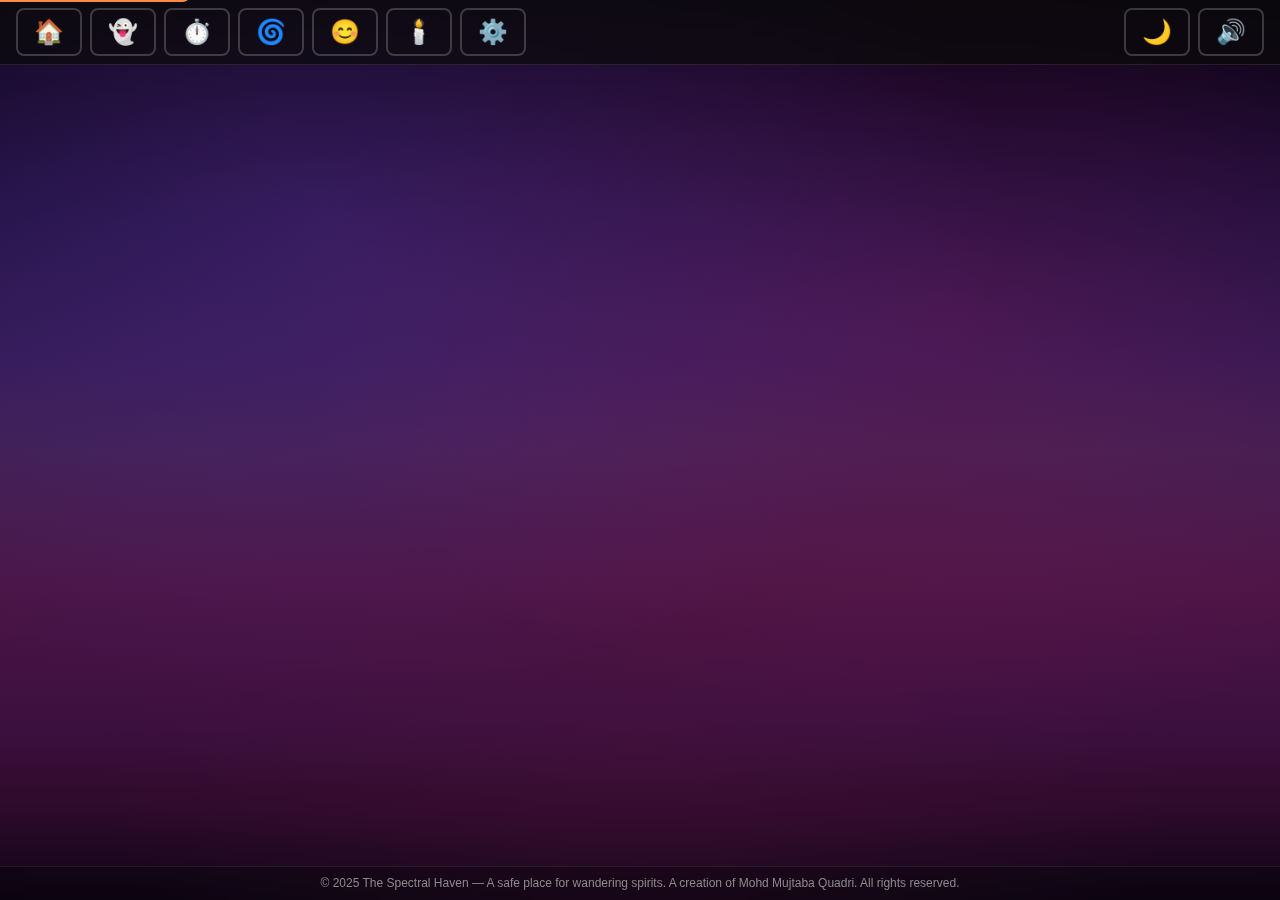
<file: index.html>
<!DOCTYPE html>
<html lang="en">
<head>
    <meta charset="UTF-8">
    <meta name="viewport" content="width=device-width, initial-scale=1.0">
    <title>Haunted Chamber</title>
    <meta name="description" content="A Halloween-themed productivity app with tasks, focus timer, and mood tracking">
    
    <!-- Google Fonts - Spooky Horror Fonts -->
    <link rel="preconnect" href="https://fonts.googleapis.com">
    <link rel="preconnect" href="https://fonts.gstatic.com" crossorigin>
    <link href="https://fonts.googleapis.com/css2?family=Creepster&family=Nosifer&family=Eater&display=swap" rel="stylesheet">
    
    <!-- CSS Files -->
    <link rel="stylesheet" href="styles/main.css">
    <link rel="stylesheet" href="styles/themes.css">
    <link rel="stylesheet" href="styles/background.css">
    <link rel="stylesheet" href="styles/components.css">
    <link rel="stylesheet" href="styles/animations.css">
</head>
<body class="theme-night">
    <!-- Skip to main content link for screen readers -->
    <a href="#page-container" class="skip-link">Skip to main content</a>
    
    <!-- App Container -->
    <div id="app" class="app-container">
        
        <!-- Background World Layer (Persistent) -->
        <div id="background-world" class="background-world">
            <!-- Background elements will be rendered here by JavaScript -->
        </div>
        
        <!-- Navigation Bar -->
        <nav id="nav-bar" class="nav-bar" role="navigation" aria-label="Main navigation">
            <div class="nav-icons">
                <button class="nav-icon" data-route="/" title="Home (1)" aria-label="Navigate to Home">
                    <span class="icon">🏠</span>
                </button>
                <button class="nav-icon" data-route="/tasks" title="Haunted To-Do (2)" aria-label="Navigate to Tasks">
                    <span class="icon">👻</span>
                </button>
                <button class="nav-icon" data-route="/focus" title="Focus Chamber (3)" aria-label="Navigate to Focus">
                    <span class="icon">⏱️</span>
                </button>
                <button class="nav-icon" data-route="/whisper" title="Whisper Well (4)" aria-label="Navigate to Whisper Well">
                    <span class="icon">🌀</span>
                </button>
                <button class="nav-icon" data-route="/mood" title="Mood Tracker (5)" aria-label="Navigate to Mood Tracker">
                    <span class="icon">😊</span>
                </button>
                <button class="nav-icon" data-route="/candle" title="Nightfall Candle (6)" aria-label="Navigate to Candle Timer">
                    <span class="icon">🕯️</span>
                </button>
                <button class="nav-icon" data-route="/settings" title="Settings (7)" aria-label="Navigate to Settings">
                    <span class="icon">⚙️</span>
                </button>
            </div>
            <div class="nav-controls">
                <button id="realm-toggle" class="realm-toggle" title="Toggle Night/Day Realm" aria-label="Toggle between Night and Day Realm">
                    <span class="icon realm-icon"></span>
                </button>
                <button id="mute-toggle" class="mute-toggle" title="Toggle Audio" aria-label="Toggle audio">
                    <span class="icon mute-icon"></span>
                </button>
            </div>
        </nav>
        
        <!-- Page Container (Routed Content) -->
        <main id="page-container" class="page-container" role="main" aria-live="polite">
            <!-- Page content will be rendered here by router -->
        </main>
        
        <!-- Transition Layer -->
        <div id="transition-layer" class="transition-layer">
            <div class="portal-ripple"></div>
            <div class="skeleton-container">
                <svg class="skeleton-svg" viewBox="0 0 100 150" xmlns="http://www.w3.org/2000/svg">
                    <!-- Skull -->
                    <ellipse cx="50" cy="25" rx="18" ry="20" fill="#e8e8e8" stroke="#333" stroke-width="1.5"/>
                    <circle cx="43" cy="22" r="3" fill="#333"/>
                    <circle cx="57" cy="22" r="3" fill="#333"/>
                    <path d="M 45 30 Q 50 33 55 30" stroke="#333" stroke-width="1.5" fill="none"/>
                    
                    <!-- Spine/Ribcage -->
                    <line x1="50" y1="45" x2="50" y2="75" stroke="#e8e8e8" stroke-width="3"/>
                    <ellipse cx="50" cy="55" rx="12" ry="15" fill="none" stroke="#e8e8e8" stroke-width="2"/>
                    <line x1="38" y1="50" x2="62" y2="50" stroke="#e8e8e8" stroke-width="2"/>
                    <line x1="38" y1="55" x2="62" y2="55" stroke="#e8e8e8" stroke-width="2"/>
                    <line x1="38" y1="60" x2="62" y2="60" stroke="#e8e8e8" stroke-width="2"/>
                    
                    <!-- Arms -->
                    <line x1="50" y1="50" x2="30" y2="65" stroke="#e8e8e8" stroke-width="2.5"/>
                    <line x1="30" y1="65" x2="25" y2="80" stroke="#e8e8e8" stroke-width="2.5"/>
                    <line x1="50" y1="50" x2="70" y2="65" stroke="#e8e8e8" stroke-width="2.5"/>
                    <line x1="70" y1="65" x2="75" y2="80" stroke="#e8e8e8" stroke-width="2.5"/>
                    
                    <!-- Pelvis -->
                    <ellipse cx="50" cy="80" rx="10" ry="6" fill="none" stroke="#e8e8e8" stroke-width="2"/>
                    
                    <!-- Legs -->
                    <line x1="45" y1="85" x2="40" y2="115" stroke="#e8e8e8" stroke-width="2.5"/>
                    <line x1="40" y1="115" x2="35" y2="140" stroke="#e8e8e8" stroke-width="2.5"/>
                    <line x1="55" y1="85" x2="60" y2="115" stroke="#e8e8e8" stroke-width="2.5"/>
                    <line x1="60" y1="115" x2="65" y2="140" stroke="#e8e8e8" stroke-width="2.5"/>
                </svg>
                <div class="skeleton-caption">Passing through...</div>
            </div>
        </div>
        
        <!-- Cursor Trail Container -->
        <div id="cursor-trail" class="cursor-trail">
            <!-- Trail particles will be rendered here -->
        </div>
        
    </div>
    
    <!-- Copyright Footer -->
    <footer class="copyright-footer">
        <p>© 2025 The Spectral Haven — A safe place for wandering spirits. A creation of Mohd Mujtaba Quadri. All rights reserved.</p>
    </footer>
    
    <!-- JavaScript Modules -->
    <script type="module" src="scripts/main.js"></script>
</body>
</html>
</file>
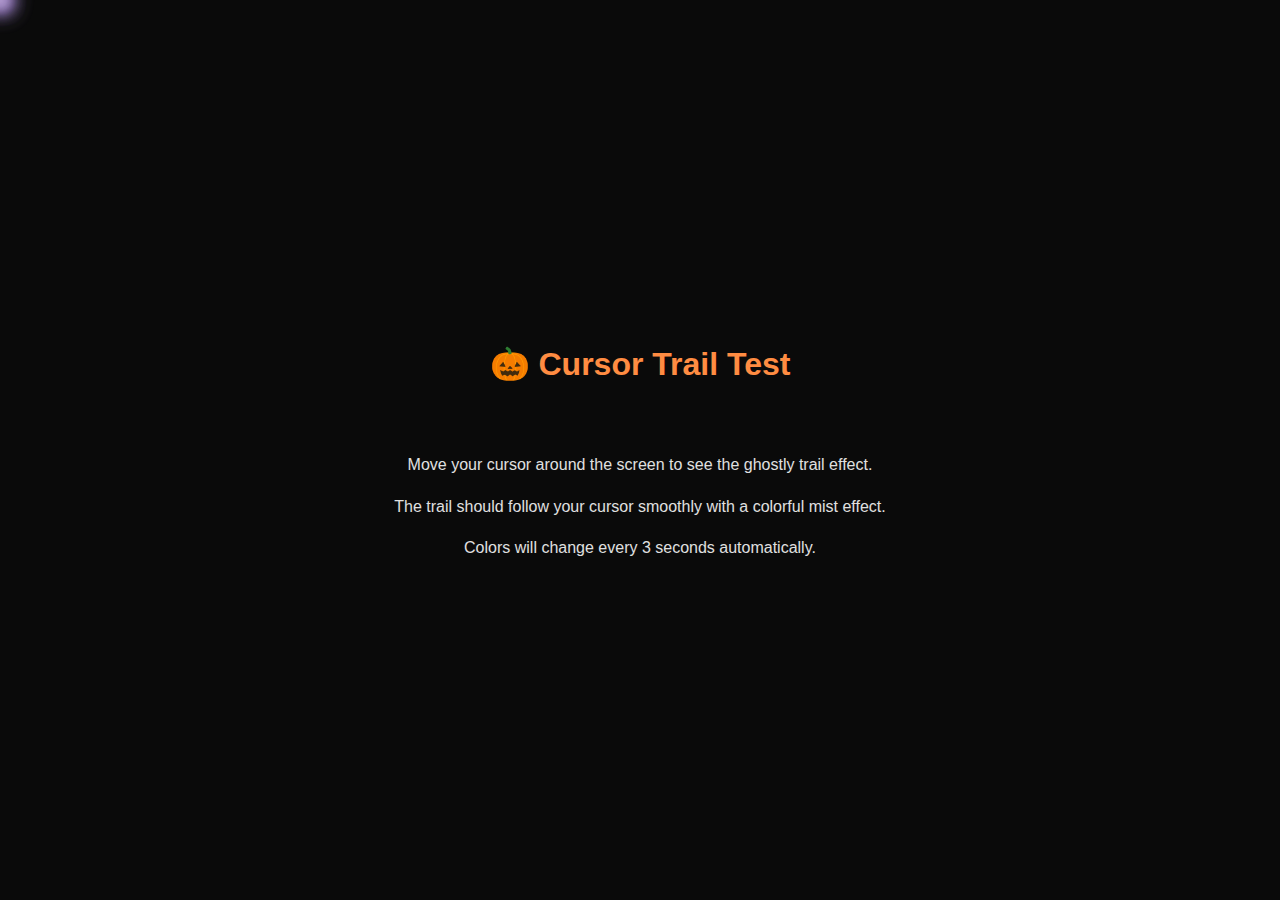
<file: test-cursor-trail.html>
<!DOCTYPE html>
<html lang="en">
<head>
    <meta charset="UTF-8">
    <meta name="viewport" content="width=device-width, initial-scale=1.0">
    <title>Cursor Trail Test</title>
    <style>
        body {
            margin: 0;
            padding: 0;
            min-height: 100vh;
            background: #0a0a0a;
            color: #e0e0e0;
            font-family: sans-serif;
            display: flex;
            flex-direction: column;
            align-items: center;
            justify-content: center;
            gap: 2rem;
        }
        
        h1 {
            color: #ff8c42;
            text-align: center;
        }
        
        .instructions {
            max-width: 600px;
            text-align: center;
            line-height: 1.6;
        }
        
        .cursor-trail {
            position: fixed;
            top: 0;
            left: 0;
            width: 100%;
            height: 100%;
            pointer-events: none;
            z-index: 9999;
            overflow: hidden;
        }
        
        .trail-particle {
            position: absolute;
            top: 0;
            left: 0;
            border-radius: 50%;
            pointer-events: none;
            will-change: transform, opacity;
            transition: background 0.5s ease;
        }
        
        .mist-particle {
            filter: blur(8px);
            mix-blend-mode: screen;
        }
    </style>
</head>
<body>
    <h1>🎃 Cursor Trail Test</h1>
    <div class="instructions">
        <p>Move your cursor around the screen to see the ghostly trail effect.</p>
        <p>The trail should follow your cursor smoothly with a colorful mist effect.</p>
        <p>Colors will change every 3 seconds automatically.</p>
    </div>
    
    <div id="cursor-trail" class="cursor-trail"></div>
    
    <script type="module">
        import { CursorTrail } from './scripts/cursor-trail.js';
        
        const trail = new CursorTrail();
        trail.init();
        
        console.log('✨ Cursor trail initialized');
    </script>
</body>
</html>
</file>
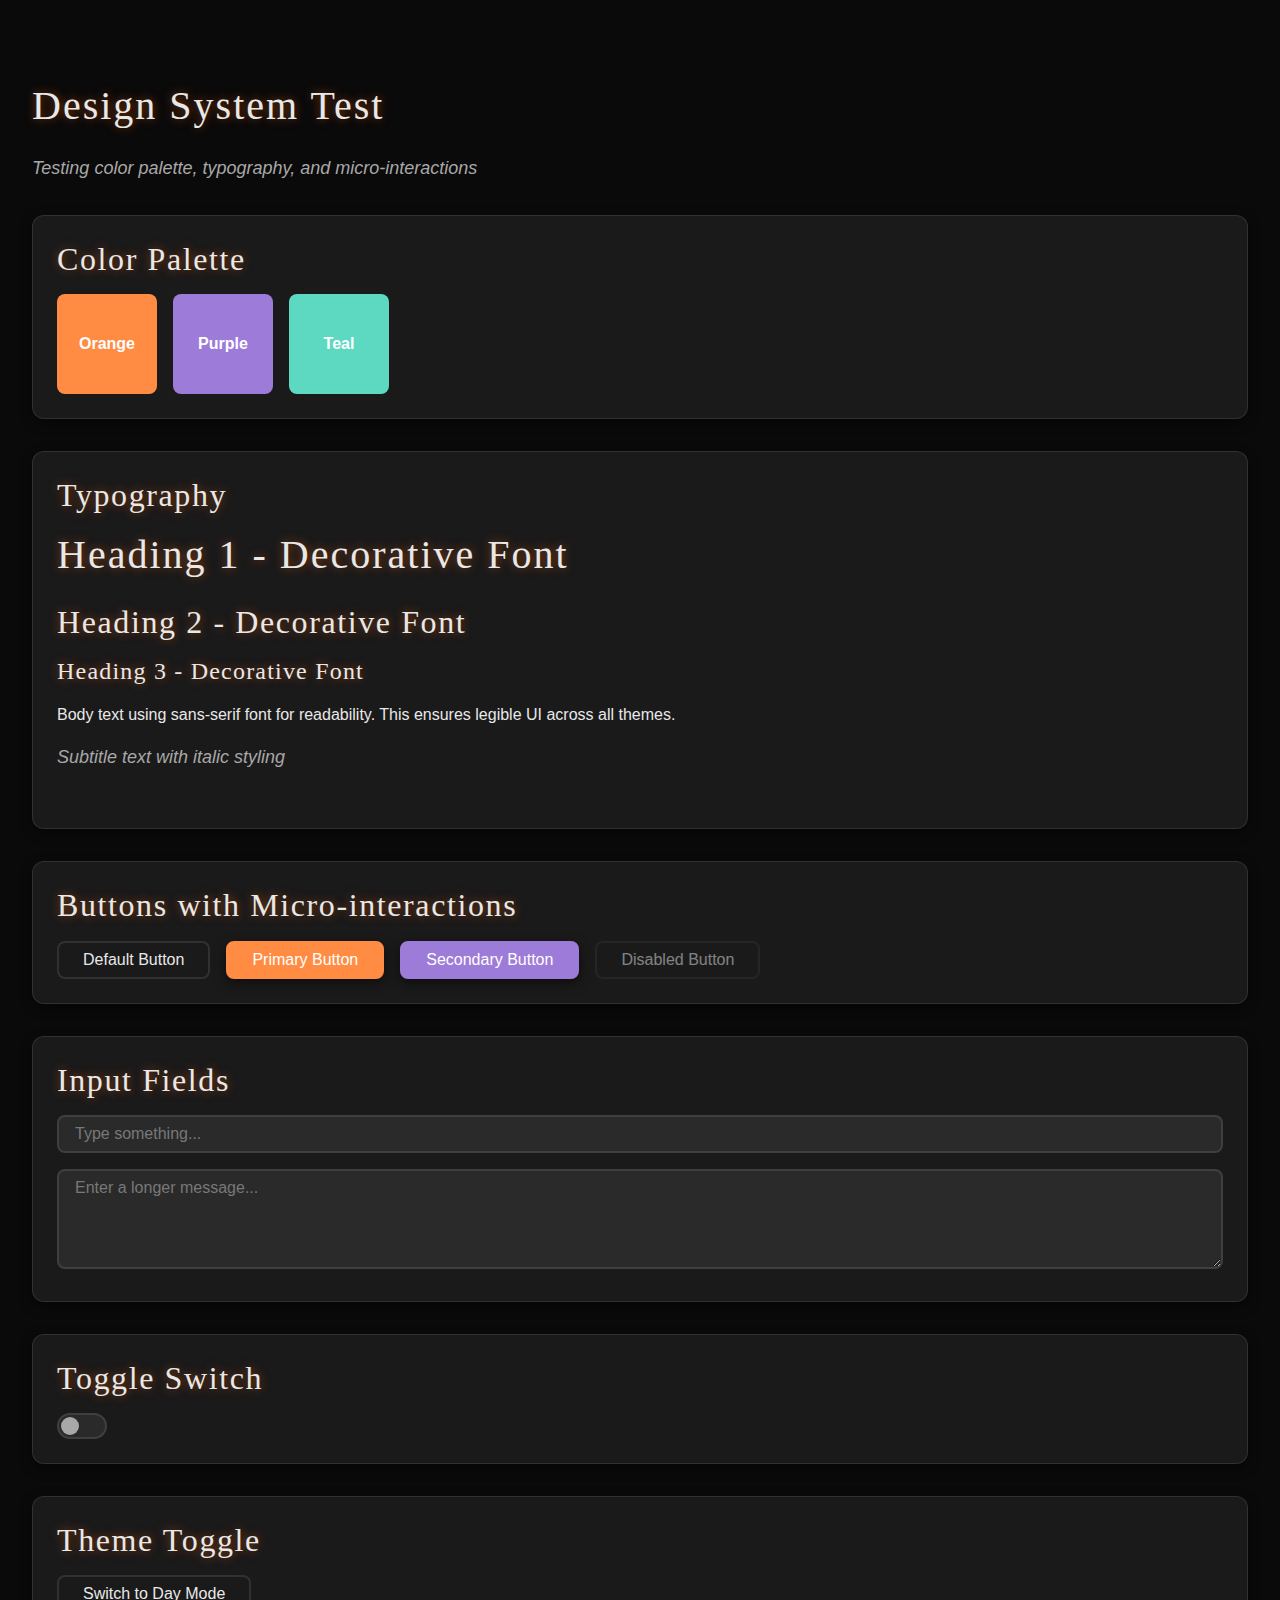
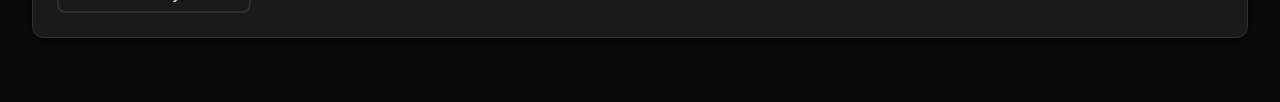
<file: test-design-system.html>
<!DOCTYPE html>
<html lang="en">
<head>
    <meta charset="UTF-8">
    <meta name="viewport" content="width=device-width, initial-scale=1.0">
    <title>Design System Test - The Spectral Haven</title>
    <link rel="stylesheet" href="styles/main.css">
    <link rel="stylesheet" href="styles/themes.css">
    <link rel="stylesheet" href="styles/components.css">
</head>
<body class="theme-night">
    <div class="app-container">
        <div class="page-container">
            <h1>Design System Test</h1>
            <p class="subtitle">Testing color palette, typography, and micro-interactions</p>

            <div class="card" style="margin-bottom: 2rem;">
                <h2>Color Palette</h2>
                <div style="display: flex; gap: 1rem; flex-wrap: wrap; margin-top: 1rem;">
                    <div style="width: 100px; height: 100px; background: var(--accent-orange); border-radius: 8px; display: flex; align-items: center; justify-content: center; color: white; font-weight: bold;">Orange</div>
                    <div style="width: 100px; height: 100px; background: var(--accent-purple); border-radius: 8px; display: flex; align-items: center; justify-content: center; color: white; font-weight: bold;">Purple</div>
                    <div style="width: 100px; height: 100px; background: var(--accent-teal); border-radius: 8px; display: flex; align-items: center; justify-content: center; color: white; font-weight: bold;">Teal</div>
                </div>
            </div>

            <div class="card" style="margin-bottom: 2rem;">
                <h2>Typography</h2>
                <h1>Heading 1 - Decorative Font</h1>
                <h2>Heading 2 - Decorative Font</h2>
                <h3>Heading 3 - Decorative Font</h3>
                <p>Body text using sans-serif font for readability. This ensures legible UI across all themes.</p>
                <p class="subtitle">Subtitle text with italic styling</p>
            </div>

            <div class="card" style="margin-bottom: 2rem;">
                <h2>Buttons with Micro-interactions</h2>
                <div style="display: flex; gap: 1rem; flex-wrap: wrap; margin-top: 1rem;">
                    <button class="btn">Default Button</button>
                    <button class="btn btn-primary">Primary Button</button>
                    <button class="btn btn-secondary">Secondary Button</button>
                    <button class="btn" disabled>Disabled Button</button>
                </div>
            </div>

            <div class="card" style="margin-bottom: 2rem;">
                <h2>Input Fields</h2>
                <input type="text" class="input" placeholder="Type something..." style="margin-bottom: 1rem;">
                <textarea class="input textarea" placeholder="Enter a longer message..."></textarea>
            </div>

            <div class="card" style="margin-bottom: 2rem;">
                <h2>Toggle Switch</h2>
                <label class="toggle">
                    <input type="checkbox">
                    <span class="toggle-slider"></span>
                </label>
            </div>

            <div class="card" style="margin-bottom: 2rem;">
                <h2>Theme Toggle</h2>
                <button class="btn" onclick="toggleTheme()">Switch to Day Mode</button>
            </div>
        </div>
    </div>

    <script>
        function toggleTheme() {
            const body = document.body;
            const btn = event.target;
            if (body.classList.contains('theme-night')) {
                body.classList.remove('theme-night');
                body.classList.add('theme-day');
                btn.textContent = 'Switch to Night Mode';
            } else {
                body.classList.remove('theme-day');
                body.classList.add('theme-night');
                btn.textContent = 'Switch to Day Mode';
            }
        }
    </script>
</body>
</html>
</file>
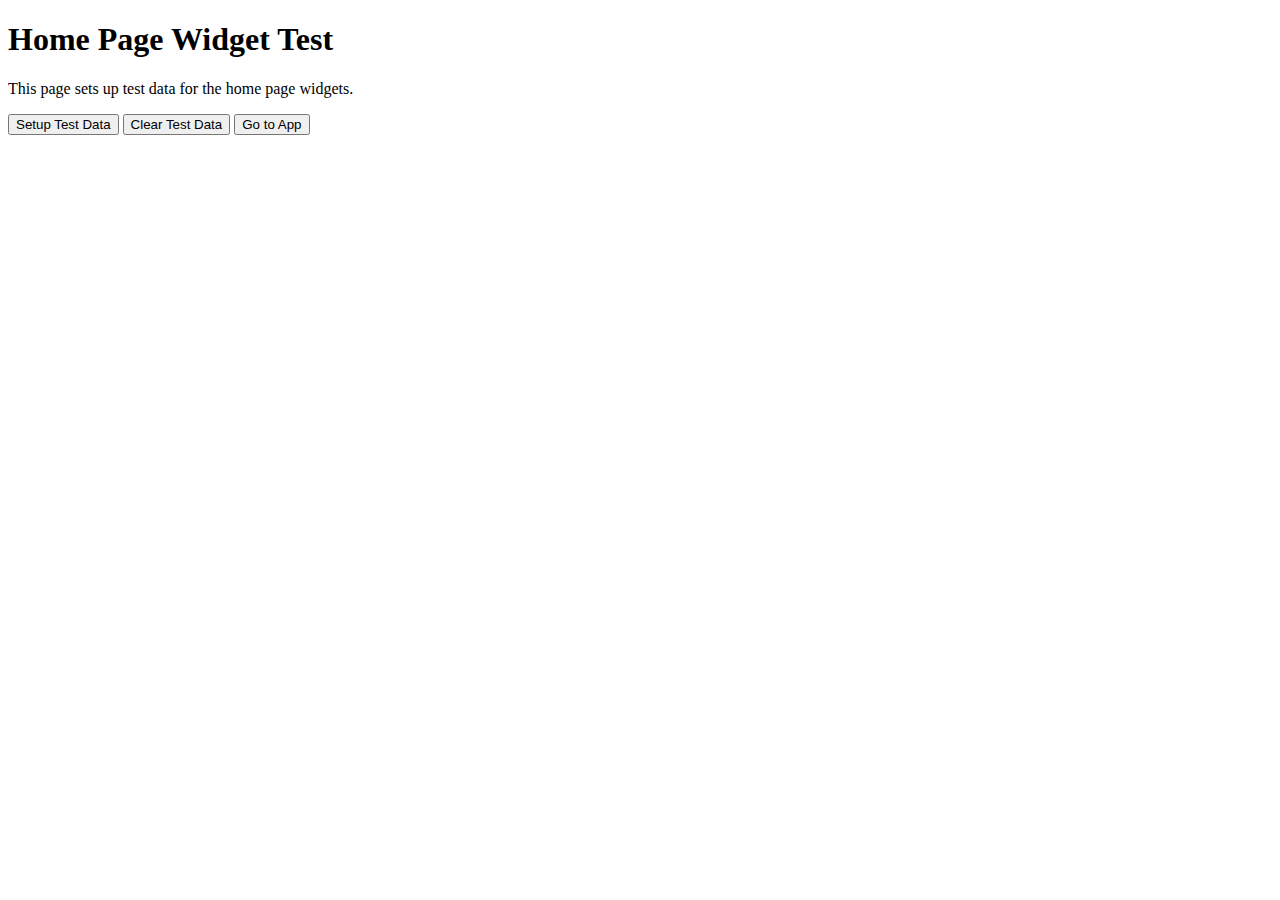
<file: test-home-page.html>
<!DOCTYPE html>
<html lang="en">
<head>
    <meta charset="UTF-8">
    <meta name="viewport" content="width=device-width, initial-scale=1.0">
    <title>Test Home Page - Haunted Chamber</title>
</head>
<body>
    <h1>Home Page Widget Test</h1>
    <p>This page sets up test data for the home page widgets.</p>
    
    <button onclick="setupTestData()">Setup Test Data</button>
    <button onclick="clearTestData()">Clear Test Data</button>
    <button onclick="window.location.href='index.html'">Go to App</button>
    
    <div id="status"></div>
    
    <script>
        function setupTestData() {
            // Add some test tasks
            const tasks = [
                { id: '1', text: 'Test task 1', state: 'active', createdAt: Date.now() },
                { id: '2', text: 'Test task 2', state: 'active', createdAt: Date.now() },
                { id: '3', text: 'Test task 3', state: 'completed', createdAt: Date.now(), completedAt: Date.now() }
            ];
            localStorage.setItem('tasks', JSON.stringify(tasks));
            
            // Add a running focus session
            const focusState = {
                running: true,
                startTime: Date.now() - 120000, // Started 2 minutes ago
                elapsed: 0
            };
            localStorage.setItem('focusState', JSON.stringify(focusState));
            
            // Add today's mood
            const today = new Date().toISOString().split('T')[0];
            const moodEntries = [
                { id: '1', date: today, mood: 'happy', score: 4, note: 'Great day!', timestamp: Date.now() }
            ];
            localStorage.setItem('moodEntries', JSON.stringify(moodEntries));
            
            // Set theme to night mode
            const settings = {
                theme: 'night',
                animationsEnabled: true,
                skeletonEnabled: true,
                plainListMode: false,
                muted: false
            };
            localStorage.setItem('hauntedChamberSettings', JSON.stringify(settings));
            
            document.getElementById('status').innerHTML = '<p style="color: green;">✓ Test data created successfully!</p>';
        }
        
        function clearTestData() {
            localStorage.removeItem('tasks');
            localStorage.removeItem('focusState');
            localStorage.removeItem('moodEntries');
            localStorage.removeItem('hauntedChamberSettings');
            document.getElementById('status').innerHTML = '<p style="color: blue;">✓ Test data cleared!</p>';
        }
    </script>
</body>
</html>
</file>
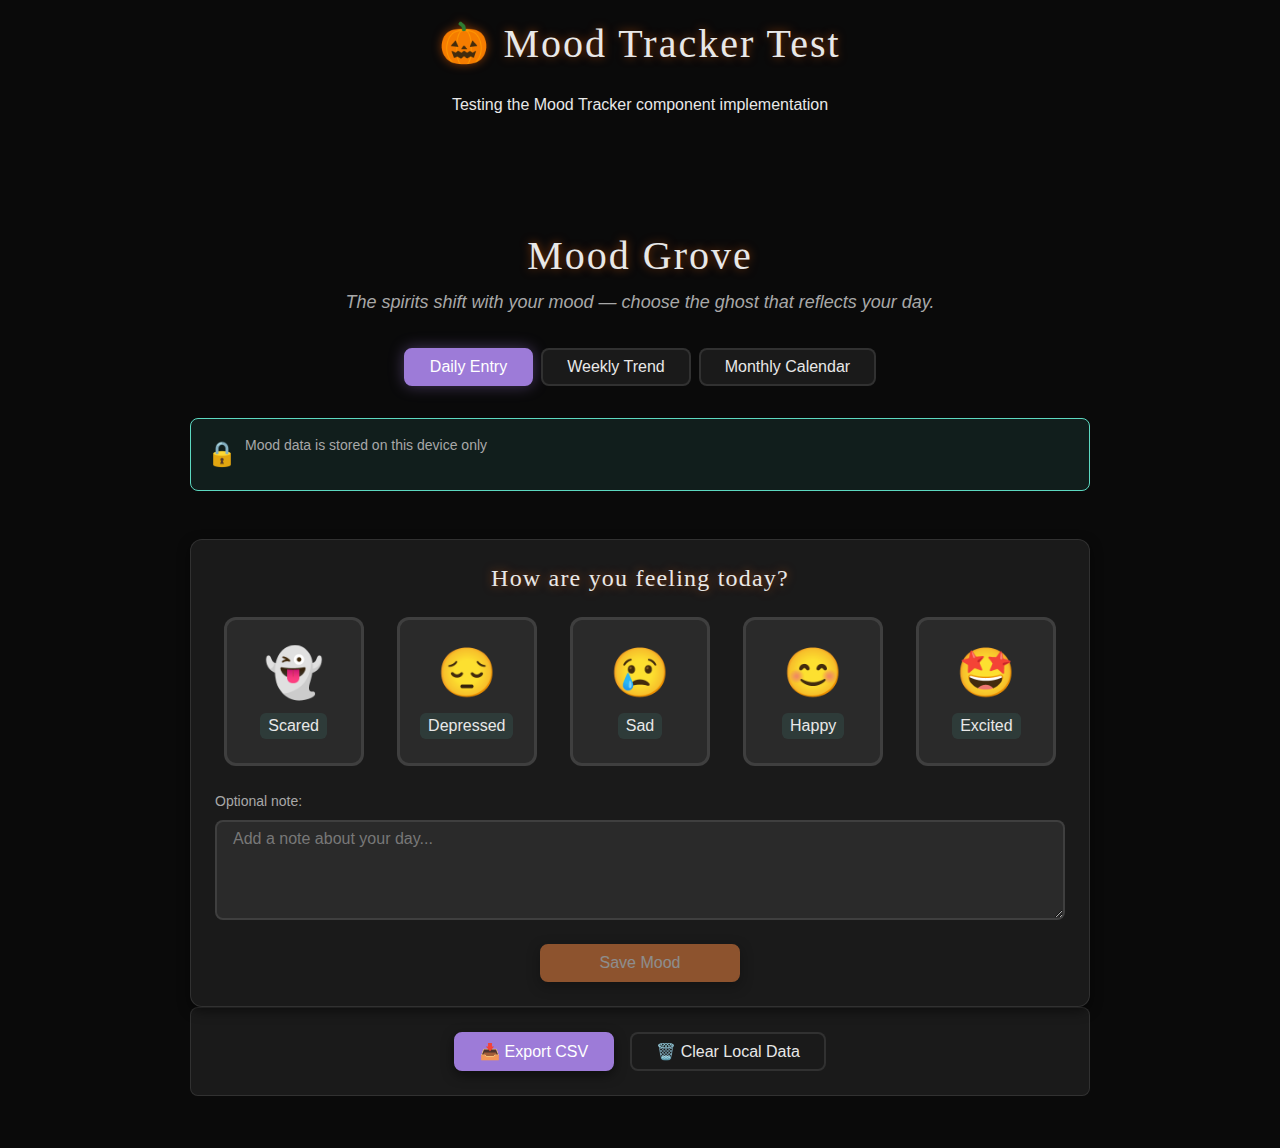
<file: test-mood-tracker.html>
<!DOCTYPE html>
<html lang="en">
<head>
    <meta charset="UTF-8">
    <meta name="viewport" content="width=device-width, initial-scale=1.0">
    <title>Mood Tracker Test - The Spectral Haven</title>
    
    <!-- CSS Files -->
    <link rel="stylesheet" href="styles/main.css">
    <link rel="stylesheet" href="styles/themes.css">
    <link rel="stylesheet" href="styles/background.css">
    <link rel="stylesheet" href="styles/components.css">
    <link rel="stylesheet" href="styles/animations.css">
    
    <style>
        body {
            padding: 20px;
            background: var(--bg-primary);
        }
        .test-container {
            max-width: 1200px;
            margin: 0 auto;
        }
        .test-header {
            text-align: center;
            margin-bottom: 2rem;
            color: var(--text-primary);
        }
    </style>
</head>
<body class="theme-night">
    <div class="test-container">
        <div class="test-header">
            <h1>🎃 Mood Tracker Test</h1>
            <p>Testing the Mood Tracker component implementation</p>
        </div>
        
        <div id="page-container" class="page-container">
            <!-- Mood tracker will be rendered here -->
        </div>
    </div>
    
    <script type="module">
        import { MoodTracker } from './scripts/components/mood-tracker.js';
        
        // Initialize and render mood tracker
        const moodTracker = new MoodTracker();
        moodTracker.render();
        
        console.log('✅ Mood Tracker test page loaded');
    </script>
</body>
</html>
</file>
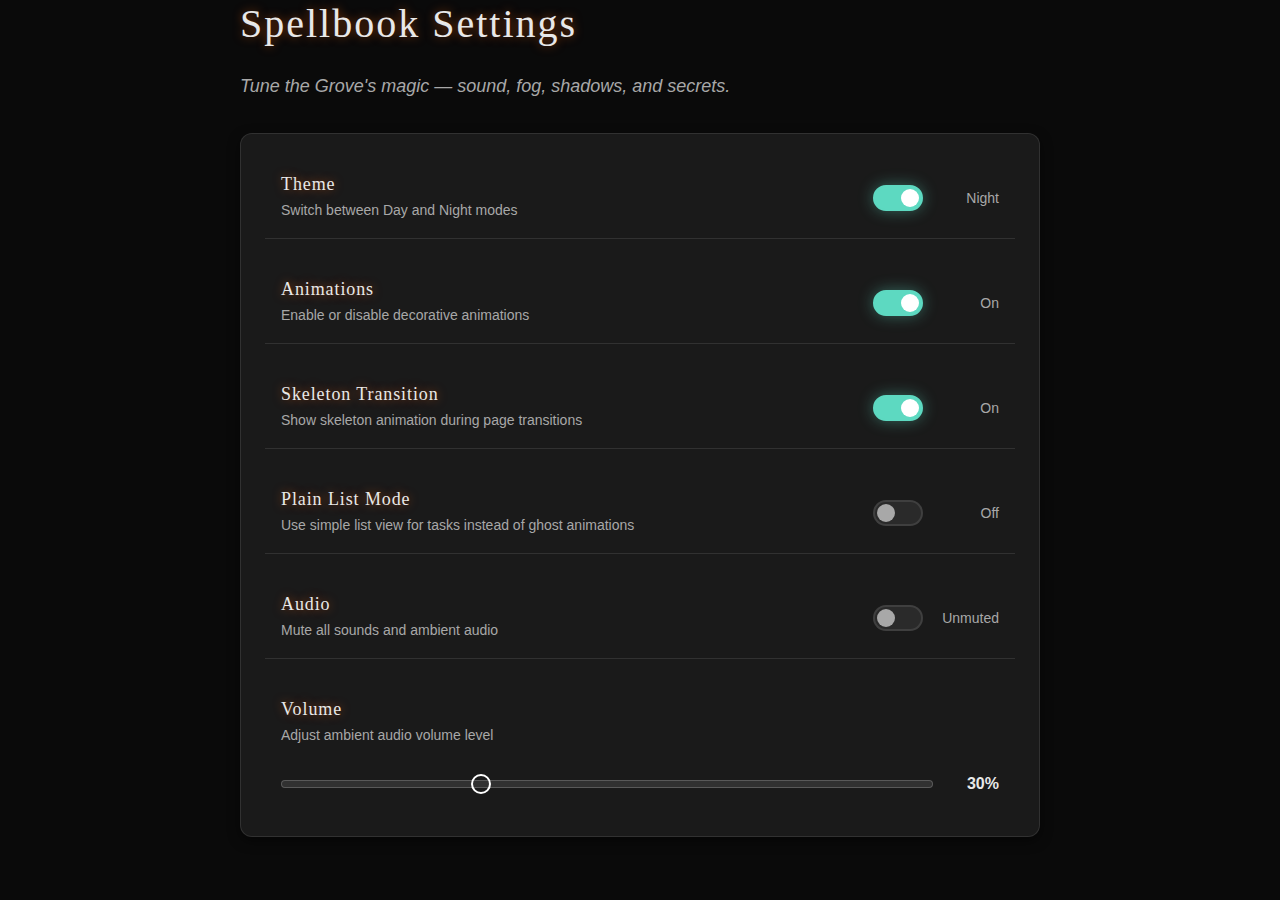
<file: test-settings.html>
<!DOCTYPE html>
<html lang="en">
<head>
    <meta charset="UTF-8">
    <meta name="viewport" content="width=device-width, initial-scale=1.0">
    <title>Test Settings - Haunted Chamber</title>
    <link rel="stylesheet" href="styles/main.css">
    <link rel="stylesheet" href="styles/themes.css">
    <link rel="stylesheet" href="styles/components.css">
    <link rel="stylesheet" href="styles/animations.css">
</head>
<body class="theme-night">
    <div id="app">
        <div id="page-container"></div>
    </div>

    <script type="module">
        import { Settings } from './scripts/components/settings.js';

        console.log('Testing Settings Component');
        
        // Mock transition manager for skeleton setting
        window.transitionManager = {
            setSkeletonEnabled: (enabled) => {
                console.log('Skeleton enabled:', enabled);
            }
        };

        // Mock audio manager for mute setting
        window.audioManager = {
            mute: () => {
                console.log('Audio muted');
            },
            unmute: () => {
                console.log('Audio unmuted');
            }
        };

        const settings = new Settings();
        settings.render();

        // Add visual feedback for theme changes
        const observer = new MutationObserver((mutations) => {
            mutations.forEach((mutation) => {
                if (mutation.attributeName === 'class') {
                    console.log('Body classes changed:', document.body.className);
                }
            });
        });

        observer.observe(document.body, {
            attributes: true,
            attributeFilter: ['class']
        });

        // Add visual feedback for app classes
        const appObserver = new MutationObserver((mutations) => {
            mutations.forEach((mutation) => {
                if (mutation.attributeName === 'class') {
                    console.log('App classes changed:', document.getElementById('app').className);
                }
            });
        });

        const appEl = document.getElementById('app');
        if (appEl) {
            appObserver.observe(appEl, {
                attributes: true,
                attributeFilter: ['class']
            });
        }

        // Test localStorage persistence
        window.addEventListener('storage', (e) => {
            if (e.key === 'hauntedChamberSettings') {
                console.log('Settings updated in localStorage:', JSON.parse(e.newValue));
            }
        });

        console.log('Current settings:', settings.settings);
    </script>
</body>
</html>
</file>
<file: styles/main.css>
/* Main Styles - Core layout and typography */
/* Design System: Whimsical Halloween theme with no gore or frightening imagery (Requirement 14.7) */
/* Color Palette: Deep dark backgrounds with pumpkin orange, soft purple, and ghostly teal accents */
/* Typography: Decorative fonts for headings, sans-serif for body text for readability */

* {
    margin: 0;
    padding: 0;
    box-sizing: border-box;
}

:root {
    /* Deep Dark Background (Requirement 14.1) */
    --bg-primary: #0a0a0a;
    --bg-secondary: #1a1a1a;
    --bg-tertiary: #2a2a2a;
    --text-primary: #e0e0e0;
    --text-secondary: #a0a0a0;
    --text-tertiary: #707070;
    
    /* Accent Colors: Pumpkin Orange, Soft Purple, Ghostly Teal (Requirement 14.2) */
    --accent-orange: #ff8c42;
    --accent-purple: #9d7bd8;
    --accent-teal: #5dd9c1;
    
    /* Spacing */
    --spacing-xs: 0.25rem;
    --spacing-sm: 0.5rem;
    --spacing-md: 1rem;
    --spacing-lg: 1.5rem;
    --spacing-xl: 2rem;
    
    /* Typography (Requirements 14.3, 14.4) */
    --font-heading: 'Creepster', 'Georgia', cursive; /* Spooky horror font for headings */
    --font-decorative: 'Nosifer', 'Creepster', cursive; /* Extra spooky for special elements */
    --font-body: -apple-system, BlinkMacSystemFont, 'Segoe UI', Roboto, Oxygen, Ubuntu, Cantarell, sans-serif; /* Sans-serif for readability */
    --font-mono: 'Courier New', Courier, monospace;
    
    /* Subtle Glow and Shadow Effects (Requirement 14.6) */
    --shadow-glow: 0 0 20px rgba(255, 140, 66, 0.3);
    --shadow-soft: 0 4px 12px rgba(0, 0, 0, 0.5);
    --shadow-medium: 0 8px 24px rgba(0, 0, 0, 0.4);
    --glow-orange: 0 0 15px rgba(255, 140, 66, 0.4);
    --glow-purple: 0 0 15px rgba(157, 123, 216, 0.4);
    --glow-teal: 0 0 15px rgba(93, 217, 193, 0.4);
    
    /* Border and Overlay */
    --overlay-bg: rgba(10, 10, 10, 0.8);
    --border-color: rgba(255, 255, 255, 0.1);
    --border-radius-sm: 6px;
    --border-radius-md: 8px;
    --border-radius-lg: 12px;
    
    /* Transition Durations for Smooth Micro-interactions (Requirement 14.5) */
    --transition-fast: 0.15s;
    --transition-normal: 0.3s;
    --transition-slow: 0.5s;
    
    /* Z-index layers */
    --z-background: 1;
    --z-content: 10;
    --z-nav: 100;
    --z-transition: 1000;
    --z-cursor-trail: 9999;
}

body {
    font-family: var(--font-body);
    color: var(--text-primary);
    background-color: var(--bg-primary);
    overflow-x: hidden;
    min-height: 100vh;
    line-height: 1.6; /* Improved readability (Requirement 14.8) */
    -webkit-font-smoothing: antialiased;
    -moz-osx-font-smoothing: grayscale;
}

.app-container {
    position: relative;
    width: 100%;
    min-height: 100vh;
    overflow: hidden;
}

/* Navigation Bar */
.nav-bar {
    position: fixed;
    top: 0;
    left: 0;
    right: 0;
    z-index: var(--z-nav);
    display: flex;
    justify-content: space-between;
    align-items: center;
    padding: var(--spacing-sm) var(--spacing-md);
    background: rgba(10, 10, 10, 0.7);
    backdrop-filter: blur(10px);
    border-bottom: 1px solid rgba(255, 255, 255, 0.1);
}

.nav-icons {
    display: flex;
    gap: var(--spacing-sm);
}

.nav-controls {
    display: flex;
    gap: var(--spacing-sm);
    align-items: center;
}

.nav-icon {
    background: transparent;
    border: 2px solid rgba(255, 255, 255, 0.2);
    border-radius: var(--border-radius-md);
    padding: var(--spacing-sm) var(--spacing-md);
    cursor: pointer;
    transition: all var(--transition-normal) ease; /* Smooth micro-interaction (Requirement 14.5) */
    color: var(--text-primary);
    font-size: 1.5rem;
}

.nav-icon:hover {
    border-color: var(--accent-orange);
    background: rgba(255, 140, 66, 0.1);
    transform: translateY(-2px);
    box-shadow: var(--glow-orange); /* Subtle glow effect (Requirement 14.6) */
}

.nav-icon:focus {
    outline: 2px solid var(--accent-orange);
    outline-offset: 2px;
}

.nav-icon:focus-visible {
    outline: 3px solid var(--accent-orange);
    outline-offset: 3px;
}

.nav-icon:active {
    transform: translateY(0); /* Smooth press feedback (Requirement 14.5) */
}

.nav-icon.active {
    border-color: var(--accent-orange);
    background: rgba(255, 140, 66, 0.2);
    box-shadow: var(--glow-orange); /* Subtle glow effect (Requirement 14.6) */
}

.realm-toggle {
    background: transparent;
    border: 2px solid rgba(255, 255, 255, 0.2);
    border-radius: var(--border-radius-md);
    padding: var(--spacing-sm) var(--spacing-md);
    cursor: pointer;
    transition: all var(--transition-normal) ease;
    color: var(--text-primary);
    font-size: 1.5rem;
}

.realm-toggle:hover {
    border-color: var(--accent-purple);
    background: rgba(157, 123, 216, 0.1);
    transform: translateY(-2px);
    box-shadow: var(--glow-purple);
}

.realm-toggle:active {
    transform: translateY(0);
}

.realm-toggle:focus-visible {
    outline: 3px solid var(--accent-purple);
    outline-offset: 2px;
}

.theme-night .realm-icon::after {
    content: '🌙';
}

.theme-day .realm-icon::after {
    content: '☀️';
}

.mute-toggle {
    background: transparent;
    border: 2px solid rgba(255, 255, 255, 0.2);
    border-radius: var(--border-radius-md);
    padding: var(--spacing-sm) var(--spacing-md);
    cursor: pointer;
    transition: all var(--transition-normal) ease;
    color: var(--text-primary);
    font-size: 1.5rem;
}

.mute-toggle:hover {
    border-color: var(--accent-teal);
    background: rgba(93, 217, 193, 0.1);
    transform: translateY(-2px);
    box-shadow: var(--glow-teal);
}

.mute-toggle:active {
    transform: translateY(0);
}

.mute-icon::after {
    content: '🔊';
}

.mute-toggle.muted .mute-icon::after {
    content: '🔇';
}

/* Page Container */
.page-container {
    position: relative;
    z-index: var(--z-content);
    min-height: 100vh;
    padding: calc(50px + var(--spacing-xl)) var(--spacing-xl) var(--spacing-xl);
}

/* Typography (Requirements 14.3, 14.4, 14.8) */
h1, h2, h3, h4, h5, h6 {
    font-family: var(--font-heading); /* Spooky horror font for headings */
    font-weight: 400;
    line-height: 1.2;
    color: var(--text-primary);
    letter-spacing: 0.05em;
    text-shadow: 0 0 10px rgba(255, 102, 0, 0.3);
}

h1 {
    font-size: 2.5rem;
    margin-bottom: var(--spacing-md);
}

h2 {
    font-size: 2rem;
    margin-bottom: var(--spacing-md);
}

h3 {
    font-size: 1.5rem;
    margin-bottom: var(--spacing-sm);
}

p {
    font-family: var(--font-body); /* Sans-serif for body text (Requirement 14.4) */
    line-height: 1.6;
    margin-bottom: var(--spacing-md);
}

.subtitle {
    font-size: 1.125rem;
    color: var(--text-secondary);
    font-style: italic;
    margin-bottom: var(--spacing-xl);
    font-family: var(--font-body);
    text-shadow: none;
}

/* Buttons with Smooth Micro-interactions (Requirement 14.5) */
button {
    font-family: var(--font-body);
    cursor: pointer;
    transition: all var(--transition-normal) ease;
    border: none;
    outline: none;
}

button:hover:not(:disabled) {
    transform: translateY(-2px); /* Subtle lift on hover */
}

button:active:not(:disabled) {
    transform: translateY(0); /* Press feedback */
}

button:disabled {
    opacity: 0.5;
    cursor: not-allowed;
}

/* Accessibility (Requirement 16.5) */

/* Respect prefers-reduced-motion media query */
@media (prefers-reduced-motion: reduce) {
    *,
    *::before,
    *::after {
        animation-duration: 0.01ms !important;
        animation-iteration-count: 1 !important;
        transition-duration: 0.01ms !important;
    }
}

/* Enhanced focus indicators for keyboard navigation */
*:focus-visible {
    outline: 2px solid var(--accent-orange);
    outline-offset: 2px;
}

button:focus-visible,
input:focus-visible,
textarea:focus-visible,
select:focus-visible {
    outline: 3px solid var(--accent-orange);
    outline-offset: 2px;
}

/* Ensure sufficient color contrast (Requirement 16.5) */
/* Text colors are defined in themes.css with WCAG AA compliance:
   - Night mode: #e8e8e8 on #0a0a0a (contrast ratio > 15:1)
   - Day mode: #1a1a1a on #f5f0e8 (contrast ratio > 12:1)
*/

/* Screen reader only */
.sr-only {
    position: absolute;
    width: 1px;
    height: 1px;
    padding: 0;
    margin: -1px;
    overflow: hidden;
    clip: rect(0, 0, 0, 0);
    white-space: nowrap;
    border-width: 0;
}

/* Skip to main content link for keyboard navigation */
.skip-link {
    position: absolute;
    top: -40px;
    left: 0;
    background: var(--accent-orange);
    color: var(--bg-primary);
    padding: var(--spacing-sm) var(--spacing-md);
    text-decoration: none;
    z-index: 10000;
    font-weight: bold;
    border-radius: 0 0 var(--border-radius-sm) 0;
}

.skip-link:focus {
    top: 0;
}

/* Responsive */
@media (max-width: 768px) {
    .nav-icons {
        gap: var(--spacing-xs);
    }
    
    .nav-icon {
        padding: var(--spacing-xs) var(--spacing-sm);
        font-size: 1.25rem;
    }
    
    h1 {
        font-size: 2rem;
    }
    
    h2 {
        font-size: 1.5rem;
    }
    
    .page-container {
        padding: calc(50px + var(--spacing-md)) var(--spacing-md) var(--spacing-md);
    }
    
    .realm-toggle,
    .mute-toggle {
        padding: var(--spacing-xs) var(--spacing-sm);
        font-size: 1.25rem;
    }
}


/* Spooky Horror Typography */
h1, h2, h3, h4, h5, h6 {
    font-family: var(--font-heading);
    font-weight: 400;
    letter-spacing: 0.05em;
    text-shadow: 0 0 10px rgba(255, 102, 0, 0.5);
}

h1 {
    font-size: 2.5rem;
    margin-bottom: var(--spacing-lg);
}

h2 {
    font-size: 2rem;
    margin-bottom: var(--spacing-md);
}

h3 {
    font-size: 1.5rem;
    margin-bottom: var(--spacing-md);
}

.subtitle, .card-subtitle {
    font-family: var(--font-body);
    font-style: italic;
    text-shadow: none;
}


/* Copyright Footer */
.copyright-footer {
    position: fixed;
    bottom: 0;
    left: 0;
    right: 0;
    padding: var(--spacing-sm) var(--spacing-md);
    text-align: center;
    background: rgba(0, 0, 0, 0.3);
    backdrop-filter: blur(10px);
    border-top: 1px solid rgba(255, 255, 255, 0.1);
    z-index: var(--z-nav);
    font-size: 0.75rem;
    color: var(--text-secondary);
    opacity: 0.8;
    transition: opacity 0.3s ease;
}

.copyright-footer:hover {
    opacity: 1;
}

.copyright-footer p {
    margin: 0;
    font-family: var(--font-body);
    line-height: 1.4;
}

@media (max-width: 768px) {
    .copyright-footer {
        font-size: 0.65rem;
        padding: var(--spacing-xs) var(--spacing-sm);
    }
}


/* Mobile Performance Optimizations */
@media (max-width: 768px) {
    /* Reduce animations for better performance */
    * {
        animation-duration: 0.5s !important;
    }
    
    /* Optimize touch interactions */
    button, .btn, .mini-widget, .nav-icon {
        -webkit-tap-highlight-color: rgba(157, 123, 216, 0.3);
        touch-action: manipulation;
    }
    
    /* Reduce blur effects for performance */
    .card, .mini-widget {
        backdrop-filter: none;
    }
    
    /* Optimize scrolling */
    .page-container {
        -webkit-overflow-scrolling: touch;
        overflow-y: auto;
    }
    
    /* Reduce shadow complexity */
    .spectral-title {
        text-shadow: 
            0 0 10px rgba(157, 123, 216, 0.8),
            0 0 20px rgba(157, 123, 216, 0.6);
    }
    
    /* Optimize cursor trail for mobile */
    .cursor-trail {
        display: none;
    }
    
    /* Reduce particle effects */
    .background-world {
        opacity: 0.5;
    }
}

/* Touch-friendly sizing */
@media (max-width: 768px) {
    /* Larger touch targets */
    .nav-icon {
        min-width: 44px;
        min-height: 44px;
    }
    
    .btn, button {
        min-height: 44px;
        padding: var(--spacing-sm) var(--spacing-md);
    }
    
    /* Better spacing for mobile */
    .mini-widgets {
        gap: var(--spacing-md);
    }
    
    /* Adjust page container for mobile */
    .page-container {
        padding-bottom: calc(var(--spacing-xl) + 40px); /* Extra space for copyright */
    }
}

/* Prevent text selection on interactive elements */
.nav-icon, .btn, button, .mini-widget {
    -webkit-user-select: none;
    -moz-user-select: none;
    -ms-user-select: none;
    user-select: none;
}

/* Smooth scrolling */
html {
    scroll-behavior: smooth;
}

/* Hardware acceleration for animations */
.candle-flame, .mini-widget, .nav-icon, .transition-layer {
    transform: translateZ(0);
    -webkit-transform: translateZ(0);
    will-change: transform;
}


/* Floating Ghosts on ground */
.ground-ghost {
    position: fixed;
    bottom: 30px;
    width: 80px;
    height: 96px;
    pointer-events: none;
    opacity: 0.95;
    filter: drop-shadow(0 4px 15px rgba(255, 255, 255, 0.4));
    z-index: 5;
}

.ground-ghost svg {
    width: 100%;
    height: 100%;
}

/* Left ghost positioning */
.ground-ghost-left {
    left: 13%;
    animation: groundGhostFloat 4s ease-in-out infinite;
}

/* Right ghost positioning */
.ground-ghost-right {
    right: 13%;
    animation: groundGhostFloat2 4.5s ease-in-out infinite 0.5s;
}

@keyframes groundGhostFloat {
    0%, 100% {
        transform: translateY(0) rotate(-3deg);
    }
    25% {
        transform: translateY(-15px) rotate(2deg);
    }
    50% {
        transform: translateY(-8px) rotate(-2deg);
    }
    75% {
        transform: translateY(-18px) rotate(3deg);
    }
}

@keyframes groundGhostFloat2 {
    0%, 100% {
        transform: translateY(0) rotate(3deg);
    }
    25% {
        transform: translateY(-12px) rotate(-2deg);
    }
    50% {
        transform: translateY(-20px) rotate(2deg);
    }
    75% {
        transform: translateY(-10px) rotate(-3deg);
    }
}

@media (max-width: 768px) {
    .ground-ghost {
        width: 60px;
        height: 72px;
        bottom: 25px;
    }
    
    .ground-ghost-left {
        left: 10%;
    }
    
    .ground-ghost-right {
        right: 10%;
    }
}
</file>
<file: styles/themes.css>
/* Theme Styles - Day and Night mode color schemes */

/* Night Mode (Default) - Deep Dark Background with Glowing Effects (Requirements 14.1, 14.2, 14.6, 14.8) */
.theme-night {
    --bg-primary: #0a0a0a; /* Deep dark background (Requirement 14.1) */
    --bg-secondary: #1a1a1a;
    --bg-tertiary: #2a2a2a;
    
    /* Legible text colors with sufficient contrast (Requirement 14.8) */
    --text-primary: #e8e8e8;
    --text-secondary: #a8a8a8;
    --text-tertiary: #787878;
    
    /* Accent colors: Pumpkin Orange, Soft Purple, Ghostly Teal (Requirement 14.2) */
    --accent-orange: #ff8c42;
    --accent-purple: #9d7bd8;
    --accent-teal: #5dd9c1;
    
    /* Subtle glow and shadow effects (Requirement 14.6) */
    --shadow-glow: 0 0 20px rgba(255, 140, 66, 0.3);
    --shadow-soft: 0 4px 12px rgba(0, 0, 0, 0.5);
    --shadow-medium: 0 8px 24px rgba(0, 0, 0, 0.4);
    --glow-orange: 0 0 15px rgba(255, 140, 66, 0.4);
    --glow-purple: 0 0 15px rgba(157, 123, 216, 0.4);
    --glow-teal: 0 0 15px rgba(93, 217, 193, 0.4);
    
    --overlay-bg: rgba(10, 10, 10, 0.8);
    --border-color: rgba(255, 255, 255, 0.1);
    
    --ghost-trail-color: rgba(157, 123, 216, 0.85);
    --ghost-trail-glow: 0 0 20px rgba(157, 123, 216, 1), 0 0 40px rgba(157, 123, 216, 0.6), 0 0 60px rgba(157, 123, 216, 0.3);
}

/* Day Mode - Light and Translucent (Requirements 14.2, 14.6, 14.8) */
.theme-day {
    --bg-primary: #f5f0e8;
    --bg-secondary: #e8dfd0;
    --bg-tertiary: #d8cfc0;
    
    /* Legible text colors with sufficient contrast (Requirement 14.8) */
    --text-primary: #1a1a1a;
    --text-secondary: #4a4a4a;
    --text-tertiary: #7a7a7a;
    
    /* Accent colors: Pumpkin Orange, Soft Purple, Ghostly Teal (Requirement 14.2) */
    --accent-orange: #ff7722;
    --accent-purple: #8b6bc8;
    --accent-teal: #4ac9b1;
    
    /* Subtle glow and shadow effects (Requirement 14.6) */
    --shadow-glow: 0 0 15px rgba(255, 119, 34, 0.2);
    --shadow-soft: 0 4px 12px rgba(0, 0, 0, 0.1);
    --shadow-medium: 0 8px 24px rgba(0, 0, 0, 0.15);
    --glow-orange: 0 0 12px rgba(255, 119, 34, 0.3);
    --glow-purple: 0 0 12px rgba(139, 107, 200, 0.3);
    --glow-teal: 0 0 12px rgba(74, 201, 177, 0.3);
    
    --overlay-bg: rgba(245, 240, 232, 0.9);
    --border-color: rgba(0, 0, 0, 0.15);
    
    --ghost-trail-color: rgba(139, 107, 200, 0.5);
    --ghost-trail-glow: 0 0 15px rgba(139, 107, 200, 0.8), 0 0 30px rgba(139, 107, 200, 0.4);
}

/* Theme-specific adjustments */
.theme-day .nav-bar {
    background: rgba(245, 240, 232, 0.9);
    border-bottom: 1px solid var(--border-color);
}

.theme-day .nav-icon,
.theme-day .mute-toggle {
    border-color: rgba(0, 0, 0, 0.2);
}

.theme-day .nav-icon:hover {
    background: rgba(255, 119, 34, 0.1);
}

.theme-day .mute-toggle:hover {
    background: rgba(74, 201, 177, 0.1);
}

/* Smooth theme transitions */
body,
.app-container,
.nav-bar,
.nav-icon,
.mute-toggle,
.page-container {
    transition: background-color 0.5s ease, color 0.5s ease, border-color 0.5s ease;
}

/* Skeleton SVG theme adjustments */
.theme-day .skeleton-svg {
    filter: drop-shadow(0 0 10px rgba(42, 42, 42, 0.3));
}

.theme-day .skeleton-svg ellipse,
.theme-day .skeleton-svg line,
.theme-day .skeleton-svg path {
    fill: #4a4a4a;
    stroke: #2a2a2a;
}

.theme-night .skeleton-svg {
    filter: drop-shadow(0 0 10px rgba(232, 232, 232, 0.5));
}
</file>
<file: styles/background.css>
/* Background World Styles - Persistent animated scene */

.background-world {
    position: fixed;
    top: 0;
    left: 0;
    width: 100%;
    height: 100%;
    z-index: var(--z-background);
    overflow: hidden;
    pointer-events: none;
    background: 
        radial-gradient(ellipse at 20% 30%, rgba(80, 40, 120, 0.3) 0%, transparent 50%),
        radial-gradient(ellipse at 80% 40%, rgba(120, 30, 80, 0.25) 0%, transparent 50%),
        linear-gradient(
            to bottom,
            #0a0515 0%,
            #1a0f2e 15%,
            #2d1b4e 30%,
            #3d1f5c 45%,
            #4a1f4f 60%,
            #3d1a3f 75%,
            #2d1530 90%,
            #1a0a20 100%
        );
}

.theme-night .background-world {
    background: 
        radial-gradient(ellipse at 25% 25%, rgba(100, 50, 150, 0.4) 0%, transparent 50%),
        radial-gradient(ellipse at 75% 35%, rgba(150, 30, 100, 0.3) 0%, transparent 50%),
        radial-gradient(ellipse at 50% 80%, rgba(80, 20, 60, 0.3) 0%, transparent 60%),
        linear-gradient(
            to bottom,
            #050210 0%,
            #0d0520 10%,
            #1a0f3d 25%,
            #2d1850 40%,
            #3d1f4f 50%,
            #4a1545 65%,
            #3d1040 80%,
            #2d0a2a 90%,
            #0d0515 100%
        );
}

.theme-day .background-world {
    background: 
        radial-gradient(ellipse at 30% 20%, rgba(255, 255, 255, 0.4) 0%, transparent 40%),
        radial-gradient(ellipse at 70% 30%, rgba(220, 200, 255, 0.3) 0%, transparent 50%),
        linear-gradient(
            to bottom,
            #f0e5ff 0%,
            #e8d5f2 20%,
            #d4c0e8 40%,
            #c5b0dd 60%,
            #b8a0d0 80%,
            #a890c0 100%
        );
}

/* Background layers */
.bg-layer {
    position: absolute;
    width: 100%;
    height: 100%;
}

.bg-layer-far {
    z-index: 1;
}

.bg-layer-mid {
    z-index: 2;
}

.bg-layer-near {
    z-index: 3;
}

/* Moon */
.moon {
    position: absolute;
    top: 8%;
    right: 15%;
    width: 200px;
    height: 200px;
    animation: moon-glow 4s ease-in-out infinite;
}

@keyframes moon-glow {
    0%, 100% { 
        filter: brightness(1) drop-shadow(0 0 30px rgba(255, 248, 231, 0.6));
    }
    50% { 
        filter: brightness(1.2) drop-shadow(0 0 50px rgba(255, 248, 231, 0.8));
    }
}

/* Haunted Castle */
.haunted-castle {
    position: absolute;
    bottom: 0;
    right: 5%;
    width: 500px;
    height: 550px;
    opacity: 0.95;
    filter: drop-shadow(0 0 30px rgba(0, 0, 0, 0.9));
}

.tower-orb {
    animation: orb-pulse 3s ease-in-out infinite;
}

@keyframes orb-pulse {
    0%, 100% { 
        opacity: 0.6;
        filter: drop-shadow(0 0 5px #9d4edd);
    }
    50% { 
        opacity: 1;
        filter: drop-shadow(0 0 15px #9d4edd);
    }
}

.castle-window {
    animation: window-flicker 4s ease-in-out infinite;
}

@keyframes window-flicker {
    0%, 100% { opacity: 0.7; }
    25% { opacity: 0.5; }
    50% { opacity: 0.8; }
    75% { opacity: 0.6; }
}

.bg-layer-overlay {
    z-index: 4;
}

/* Ground area - Dark green opaque land */
.ground-area {
    position: absolute;
    bottom: 0;
    left: 0;
    width: 100%;
    height: 30%;
    background: 
        /* Grass texture noise */
        repeating-linear-gradient(
            90deg,
            transparent 0px,
            rgba(0, 0, 0, 0.05) 1px,
            transparent 2px,
            transparent 15px
        ),
        repeating-linear-gradient(
            45deg,
            transparent 0px,
            rgba(0, 0, 0, 0.03) 1px,
            transparent 2px,
            transparent 20px
        ),
        /* Dark green opaque gradient */
        radial-gradient(
            ellipse at 50% 0%,
            rgba(15, 35, 15, 0.7) 0%,
            rgba(12, 30, 12, 0.85) 15%,
            rgba(10, 25, 10, 0.95) 35%,
            rgba(8, 20, 8, 1) 60%,
            rgba(5, 15, 5, 1) 100%
        );
    /* No hard border - natural fade */
    border: none;
    /* Subtle shadow for depth */
    box-shadow: inset 0 20px 40px rgba(0, 0, 0, 0.5);
    /* Mask for organic edge */
    -webkit-mask-image: linear-gradient(
        to bottom,
        transparent 0%,
        rgba(0, 0, 0, 0.3) 5%,
        rgba(0, 0, 0, 0.7) 15%,
        black 25%
    );
    mask-image: linear-gradient(
        to bottom,
        transparent 0%,
        rgba(0, 0, 0, 0.3) 5%,
        rgba(0, 0, 0, 0.7) 15%,
        black 25%
    );
}

.theme-night .ground-area {
    background: 
        repeating-linear-gradient(
            90deg,
            transparent 0px,
            rgba(0, 0, 0, 0.06) 1px,
            transparent 2px,
            transparent 15px
        ),
        repeating-linear-gradient(
            45deg,
            transparent 0px,
            rgba(0, 0, 0, 0.04) 1px,
            transparent 2px,
            transparent 20px
        ),
        radial-gradient(
            ellipse at 50% 0%,
            rgba(10, 25, 10, 0.8) 0%,
            rgba(8, 20, 8, 0.9) 15%,
            rgba(6, 18, 6, 0.95) 35%,
            rgba(4, 15, 4, 1) 60%,
            rgba(2, 10, 2, 1) 100%
        );
    box-shadow: inset 0 20px 40px rgba(0, 0, 0, 0.6);
}

.theme-day .ground-area {
    background: 
        repeating-linear-gradient(
            90deg,
            transparent 0px,
            rgba(0, 0, 0, 0.03) 1px,
            transparent 2px,
            transparent 15px
        ),
        repeating-linear-gradient(
            45deg,
            transparent 0px,
            rgba(0, 0, 0, 0.02) 1px,
            transparent 2px,
            transparent 20px
        ),
        radial-gradient(
            ellipse at 50% 0%,
            rgba(40, 80, 40, 0.6) 0%,
            rgba(35, 70, 35, 0.75) 15%,
            rgba(30, 60, 30, 0.85) 35%,
            rgba(25, 50, 25, 0.95) 60%,
            rgba(20, 40, 20, 1) 100%
        );
    box-shadow: inset 0 20px 30px rgba(0, 0, 0, 0.3);
}

.theme-day .ground-area {
    background: 
        repeating-linear-gradient(
            90deg,
            transparent 0px,
            rgba(0, 0, 0, 0.03) 1px,
            transparent 2px,
            transparent 15px
        ),
        repeating-linear-gradient(
            45deg,
            transparent 0px,
            rgba(0, 0, 0, 0.02) 1px,
            transparent 2px,
            transparent 20px
        ),
        radial-gradient(
            ellipse at 50% 0%,
            rgba(40, 80, 40, 0.6) 0%,
            rgba(35, 70, 35, 0.75) 15%,
            rgba(30, 60, 30, 0.85) 35%,
            rgba(25, 50, 25, 0.95) 60%,
            rgba(20, 40, 20, 1) 100%
        );
    box-shadow: inset 0 20px 30px rgba(0, 0, 0, 0.3);
}

/* Scene elements */
.howling-wolf {
    position: absolute;
    bottom: 5%;
    left: 5%;
    width: 200px;
    height: 220px;
    filter: drop-shadow(0 0 15px rgba(0, 0, 0, 0.6));
}

.wolf-eye {
    animation: wolf-eye-glow 2s ease-in-out infinite;
}

@keyframes wolf-eye-glow {
    0%, 100% { 
        opacity: 0.8;
        filter: drop-shadow(0 0 5px #ffff00);
    }
    50% { 
        opacity: 1;
        filter: drop-shadow(0 0 10px #ffaa00);
    }
}

.glowing-pumpkin {
    position: absolute;
    width: 80px;
    height: 80px;
    z-index: 6;
    animation: pumpkinGlow 3s ease-in-out infinite;
}

/* Left side - back pumpkins (smaller) */
.glowing-pumpkin.pumpkin-1 {
    width: 70px;
    height: 70px;
    animation: pumpkinGlow 3s ease-in-out infinite;
    opacity: 0.9;
}

.glowing-pumpkin.pumpkin-2 {
    width: 65px;
    height: 65px;
    animation: pumpkinGlow 3.5s ease-in-out infinite 0.5s;
    opacity: 0.85;
}

/* Left side - front pumpkin (larger) */
.glowing-pumpkin.pumpkin-3 {
    width: 100px;
    height: 100px;
    animation: pumpkinGlow 2.8s ease-in-out infinite 1s;
}

/* Right side - back pumpkins (medium) */
.glowing-pumpkin.pumpkin-4 {
    width: 75px;
    height: 75px;
    animation: pumpkinGlow 3.2s ease-in-out infinite 0.8s;
    opacity: 0.9;
}

.glowing-pumpkin.pumpkin-5 {
    width: 70px;
    height: 70px;
    animation: pumpkinGlow 3.3s ease-in-out infinite 1.2s;
    opacity: 0.88;
}

@keyframes pumpkinGlow {
    0%, 100% {
        filter: brightness(1) drop-shadow(0 0 10px rgba(255, 140, 66, 0.6)) 
                drop-shadow(0 0 20px rgba(255, 119, 34, 0.4));
    }
    50% {
        filter: brightness(1.3) drop-shadow(0 0 20px rgba(255, 140, 66, 1)) 
                drop-shadow(0 0 35px rgba(255, 119, 34, 0.8))
                drop-shadow(0 0 50px rgba(255, 102, 0, 0.6));
    }
}

/* Flickering inner glow for carved faces */
.pumpkin-flicker {
    animation: pumpkinFlicker 2.5s ease-in-out infinite;
}

@keyframes pumpkinFlicker {
    0%, 100% {
        opacity: 0.6;
    }
    25% {
        opacity: 0.8;
    }
    50% {
        opacity: 1;
    }
    75% {
        opacity: 0.7;
    }
}

.spooky-tree {
    position: absolute;
    bottom: 0;
    width: 300px;
    height: 500px;
    animation: tree-sway 8s ease-in-out infinite;
    transform-origin: bottom center;
}

.spooky-tree.tree-1 {
    animation-delay: 0s;
}

.spooky-tree.tree-2 {
    animation-delay: 2.5s;
}

.spooky-tree.tree-3 {
    animation-delay: 5s;
}

.spooky-tree.tree-4 {
    animation-delay: 1s;
}

.spooky-tree.tree-5 {
    animation-delay: 3.5s;
}

.spooky-tree.tree-6 {
    animation-delay: 6s;
}

.spooky-tree.tree-7 {
    animation-delay: 7s;
}

@keyframes tree-sway {
    0%, 100% { transform: rotate(-0.5deg); }
    50% { transform: rotate(0.5deg); }
}

/* Tree pumpkins glow */
.tree-pumpkin {
    animation: pumpkin-tree-glow 3s ease-in-out infinite;
}

@keyframes pumpkin-tree-glow {
    0%, 100% {
        filter: drop-shadow(0 0 3px rgba(255, 140, 66, 0.6));
    }
    50% {
        filter: drop-shadow(0 0 8px rgba(255, 140, 66, 1));
    }
}

/* Falling leaves animation */
.falling-leaf {
    animation: leaf-fall 8s ease-in-out infinite;
}

@keyframes leaf-fall {
    0% {
        transform: translateY(0) rotate(0deg);
        opacity: 0.6;
    }
    50% {
        transform: translateY(30px) rotate(180deg);
        opacity: 0.4;
    }
    100% {
        transform: translateY(60px) rotate(360deg);
        opacity: 0;
    }
}

.cloud {
    position: absolute;
    width: 180px;
    height: 70px;
    opacity: 0.8;
    will-change: transform;
}

.cloud-1 {
    animation: cloud-drift-1 60s linear infinite;
}

.cloud-2 {
    animation: cloud-drift-2 75s linear infinite;
}

.cloud-3 {
    animation: cloud-drift-3 70s linear infinite;
}

.cloud-4 {
    animation: cloud-drift-4 85s linear infinite;
}

.cloud-5 {
    animation: cloud-drift-5 65s linear infinite;
}

.cloud-6 {
    animation: cloud-drift-6 72s linear infinite;
}

.cloud-7 {
    animation: cloud-drift-7 68s linear infinite;
}

.cloud-8 {
    animation: cloud-drift-8 55s linear infinite;
}

.cloud-9 {
    animation: cloud-drift-9 62s linear infinite;
}

.cloud-10 {
    animation: cloud-drift-10 58s linear infinite;
}

/* Cloud size variations */
.cloud-small {
    width: 140px;
    height: 60px;
    opacity: 0.6;
}

.cloud-medium {
    width: 200px;
    height: 80px;
    opacity: 0.75;
}

.cloud-large {
    width: 260px;
    height: 100px;
    opacity: 0.85;
}

@keyframes cloud-drift-1 {
    0% { transform: translateX(-200px); }
    100% { transform: translateX(calc(100vw + 200px)); }
}

@keyframes cloud-drift-2 {
    0% { transform: translateX(-200px); }
    100% { transform: translateX(calc(100vw + 200px)); }
}

@keyframes cloud-drift-3 {
    0% { transform: translateX(-200px); }
    100% { transform: translateX(calc(100vw + 200px)); }
}

@keyframes cloud-drift-4 {
    0% { transform: translateX(-200px); }
    100% { transform: translateX(calc(100vw + 200px)); }
}

@keyframes cloud-drift-5 {
    0% { transform: translateX(-200px); }
    100% { transform: translateX(calc(100vw + 200px)); }
}

@keyframes cloud-drift-6 {
    0% { transform: translateX(-200px); }
    100% { transform: translateX(calc(100vw + 200px)); }
}

@keyframes cloud-drift-7 {
    0% { transform: translateX(-200px); }
    100% { transform: translateX(calc(100vw + 200px)); }
}

@keyframes cloud-drift-8 {
    0% { transform: translateX(-200px); }
    100% { transform: translateX(calc(100vw + 200px)); }
}

@keyframes cloud-drift-9 {
    0% { transform: translateX(-200px); }
    100% { transform: translateX(calc(100vw + 200px)); }
}

@keyframes cloud-drift-10 {
    0% { transform: translateX(-200px); }
    100% { transform: translateX(calc(100vw + 200px)); }
}

.flying-bat {
    position: absolute;
    width: 60px;
    height: 40px;
    will-change: transform;
}

.flying-bat.bat-1 {
    animation: bat-fly-1 12s ease-in-out infinite;
}

.flying-bat.bat-2 {
    animation: bat-fly-2 15s ease-in-out infinite;
}

.flying-bat.bat-3 {
    animation: bat-fly-3 13s ease-in-out infinite;
}

.flying-bat.bat-4 {
    animation: bat-fly-4 11s ease-in-out infinite;
}

.flying-bat.bat-5 {
    animation: bat-fly-5 14s ease-in-out infinite;
}

.flying-bat.bat-6 {
    animation: bat-fly-6 16s ease-in-out infinite;
}

@keyframes bat-fly-1 {
    0%, 100% { 
        transform: translate(0, 0) scale(1);
    }
    25% { 
        transform: translate(-20vw, 8vh) scale(0.9);
    }
    50% { 
        transform: translate(-35vw, -3vh) scale(1.1);
    }
    75% { 
        transform: translate(-20vw, 10vh) scale(0.85);
    }
}

@keyframes bat-fly-2 {
    0%, 100% { 
        transform: translate(0, 0) scale(1);
    }
    25% { 
        transform: translate(25vw, -5vh) scale(1.1);
    }
    50% { 
        transform: translate(40vw, 8vh) scale(0.9);
    }
    75% { 
        transform: translate(20vw, -3vh) scale(1.05);
    }
}

@keyframes bat-fly-3 {
    0%, 100% { 
        transform: translate(0, 0) scale(1);
    }
    25% { 
        transform: translate(-15vw, 12vh) scale(0.85);
    }
    50% { 
        transform: translate(-30vw, 5vh) scale(1.15);
    }
    75% { 
        transform: translate(-10vw, 15vh) scale(0.95);
    }
}

@keyframes bat-fly-4 {
    0%, 100% { 
        transform: translate(0, 0) scale(1);
    }
    25% { 
        transform: translate(30vw, 10vh) scale(0.95);
    }
    50% { 
        transform: translate(50vw, -8vh) scale(1.2);
    }
    75% { 
        transform: translate(25vw, 5vh) scale(0.9);
    }
}

@keyframes bat-fly-5 {
    0%, 100% { 
        transform: translate(0, 0) scale(1);
    }
    25% { 
        transform: translate(-25vw, -8vh) scale(1.1);
    }
    50% { 
        transform: translate(-45vw, 5vh) scale(0.85);
    }
    75% { 
        transform: translate(-20vw, 12vh) scale(1);
    }
}

@keyframes bat-fly-6 {
    0%, 100% { 
        transform: translate(0, 0) scale(1);
    }
    25% { 
        transform: translate(35vw, 15vh) scale(0.9);
    }
    50% { 
        transform: translate(60vw, 3vh) scale(1.15);
    }
    75% { 
        transform: translate(30vw, -5vh) scale(0.95);
    }
}

.bat-wing-left, .bat-wing-right {
    animation: wing-flap 0.3s ease-in-out infinite;
    transform-origin: center;
}

.bat-wing-right {
    animation-delay: 0.15s;
}

@keyframes wing-flap {
    0%, 100% { transform: scaleY(1); }
    50% { transform: scaleY(0.7); }
}

.skeleton-hanging {
    position: absolute;
    top: 15%;
    right: 5%;
    width: 140px;
    height: 200px;
    animation: skeleton-swing 4s ease-in-out infinite;
    transform-origin: top center;
    filter: drop-shadow(2px 4px 6px rgba(0, 0, 0, 0.4));
}

@keyframes skeleton-swing {
    0%, 100% { 
        transform: rotate(-4deg);
    }
    50% { 
        transform: rotate(4deg);
    }
}

.spider-web {
    position: absolute;
    width: 120px;
    height: 120px;
    opacity: 0.7;
    animation: web-shimmer 4s ease-in-out infinite;
}

@keyframes web-shimmer {
    0%, 100% { opacity: 0.6; }
    50% { opacity: 0.9; }
}

.spider {
    position: absolute;
    width: 50px;
    height: 50px;
    animation: spider-dangle 5s ease-in-out infinite;
    transform-origin: top center;
}

.spider.spider-1 {
    animation-delay: 0s;
}

.spider.spider-2 {
    animation-delay: 2.5s;
}

@keyframes spider-dangle {
    0%, 100% { transform: translateY(0) rotate(-2deg); }
    50% { transform: translateY(15px) rotate(2deg); }
}

/* Layered fog system with horizontal drift */
.fog-layer {
    position: absolute;
    left: -100%;
    width: 300%;
    height: 40%;
    pointer-events: none;
    filter: blur(60px);
    will-change: transform, opacity;
    z-index: 10;
}

.fog-layer.fog-1 {
    background: radial-gradient(
        ellipse at 20% 50%,
        rgba(140, 100, 180, 0.4) 0%,
        rgba(120, 80, 160, 0.3) 25%,
        transparent 50%
    ),
    radial-gradient(
        ellipse at 60% 50%,
        rgba(160, 120, 200, 0.35) 0%,
        rgba(140, 100, 180, 0.25) 25%,
        transparent 50%
    ),
    radial-gradient(
        ellipse at 90% 50%,
        rgba(130, 90, 170, 0.4) 0%,
        rgba(110, 70, 150, 0.3) 25%,
        transparent 50%
    );
    animation: fog-drift-1 120s linear infinite, fog-pulse-1 8s ease-in-out infinite;
}

.fog-layer.fog-2 {
    background: radial-gradient(
        ellipse at 30% 50%,
        rgba(150, 80, 140, 0.35) 0%,
        rgba(130, 60, 120, 0.25) 25%,
        transparent 50%
    ),
    radial-gradient(
        ellipse at 70% 50%,
        rgba(170, 100, 160, 0.3) 0%,
        rgba(150, 80, 140, 0.2) 25%,
        transparent 50%
    );
    animation: fog-drift-2 150s linear infinite, fog-pulse-2 10s ease-in-out infinite;
}

.fog-layer.fog-3 {
    background: radial-gradient(
        ellipse at 40% 50%,
        rgba(120, 70, 130, 0.3) 0%,
        rgba(100, 50, 110, 0.2) 25%,
        transparent 50%
    ),
    radial-gradient(
        ellipse at 80% 50%,
        rgba(140, 90, 150, 0.35) 0%,
        rgba(120, 70, 130, 0.25) 25%,
        transparent 50%
    );
    animation: fog-drift-3 180s linear infinite, fog-pulse-3 12s ease-in-out infinite;
}

/* Night theme - darker, more mysterious fog */
.theme-night .fog-layer.fog-1 {
    background: radial-gradient(
        ellipse at 20% 50%,
        rgba(100, 50, 140, 0.5) 0%,
        rgba(80, 30, 120, 0.4) 25%,
        transparent 50%
    ),
    radial-gradient(
        ellipse at 60% 50%,
        rgba(120, 60, 160, 0.45) 0%,
        rgba(100, 40, 140, 0.35) 25%,
        transparent 50%
    ),
    radial-gradient(
        ellipse at 90% 50%,
        rgba(90, 40, 130, 0.5) 0%,
        rgba(70, 20, 110, 0.4) 25%,
        transparent 50%
    );
}

.theme-night .fog-layer.fog-2 {
    background: radial-gradient(
        ellipse at 30% 50%,
        rgba(110, 40, 120, 0.45) 0%,
        rgba(90, 20, 100, 0.35) 25%,
        transparent 50%
    ),
    radial-gradient(
        ellipse at 70% 50%,
        rgba(130, 60, 140, 0.4) 0%,
        rgba(110, 40, 120, 0.3) 25%,
        transparent 50%
    );
}

.theme-night .fog-layer.fog-3 {
    background: radial-gradient(
        ellipse at 40% 50%,
        rgba(80, 30, 110, 0.4) 0%,
        rgba(60, 10, 90, 0.3) 25%,
        transparent 50%
    ),
    radial-gradient(
        ellipse at 80% 50%,
        rgba(100, 50, 130, 0.45) 0%,
        rgba(80, 30, 110, 0.35) 25%,
        transparent 50%
    );
}

/* Day theme - lighter, softer fog */
.theme-day .fog-layer.fog-1 {
    background: radial-gradient(
        ellipse at 20% 50%,
        rgba(200, 180, 220, 0.25) 0%,
        rgba(180, 160, 200, 0.15) 25%,
        transparent 50%
    ),
    radial-gradient(
        ellipse at 60% 50%,
        rgba(220, 200, 240, 0.2) 0%,
        rgba(200, 180, 220, 0.1) 25%,
        transparent 50%
    );
}

.theme-day .fog-layer.fog-2 {
    background: radial-gradient(
        ellipse at 30% 50%,
        rgba(210, 190, 230, 0.2) 0%,
        rgba(190, 170, 210, 0.1) 25%,
        transparent 50%
    ),
    radial-gradient(
        ellipse at 70% 50%,
        rgba(230, 210, 250, 0.15) 0%,
        rgba(210, 190, 230, 0.08) 25%,
        transparent 50%
    );
}

.theme-day .fog-layer.fog-3 {
    background: radial-gradient(
        ellipse at 40% 50%,
        rgba(190, 170, 210, 0.18) 0%,
        rgba(170, 150, 190, 0.1) 25%,
        transparent 50%
    ),
    radial-gradient(
        ellipse at 80% 50%,
        rgba(210, 190, 230, 0.2) 0%,
        rgba(190, 170, 210, 0.12) 25%,
        transparent 50%
    );
}

/* Fog drift animations - horizontal movement */
@keyframes fog-drift-1 {
    0% { transform: translateX(0); }
    100% { transform: translateX(33.33%); }
}

@keyframes fog-drift-2 {
    0% { transform: translateX(0); }
    100% { transform: translateX(33.33%); }
}

@keyframes fog-drift-3 {
    0% { transform: translateX(0); }
    100% { transform: translateX(33.33%); }
}

/* Fog pulse animations - opacity changes */
@keyframes fog-pulse-1 {
    0%, 100% { opacity: 0.8; }
    50% { opacity: 1; }
}

@keyframes fog-pulse-2 {
    0%, 100% { opacity: 0.7; }
    50% { opacity: 0.95; }
}

@keyframes fog-pulse-3 {
    0%, 100% { opacity: 0.6; }
    50% { opacity: 0.9; }
}


/* Disable animations when user preference is set */
.animations-disabled .cloud,
.animations-disabled .flying-bat,
.animations-disabled .spooky-tree,
.animations-disabled .howling-wolf,
.animations-disabled .skeleton-hanging,
.animations-disabled .glowing-pumpkin,
.animations-disabled .pumpkin-flicker,
.animations-disabled .spider,
.animations-disabled .spider-web,
.animations-disabled .fog-layer,
.animations-disabled .bat-wing-left,
.animations-disabled .bat-wing-right,
.animations-disabled .wolf-eye,
.animations-disabled .tower-orb,
.animations-disabled .castle-window,
.animations-disabled .grass-layer {
    animation: none !important;
}

/* Respect system preference for reduced motion */
@media (prefers-reduced-motion: reduce) {
    .cloud,
    .flying-bat,
    .spooky-tree,
    .howling-wolf,
    .skeleton-hanging,
    .glowing-pumpkin,
    .pumpkin-flicker,
    .spider,
    .spider-web,
    .fog-layer,
    .bat-wing-left,
    .bat-wing-right,
    .wolf-eye,
    .tower-orb,
    .castle-window,
    .grass-layer {
        animation: none !important;
    }
}

/* Pine Trees */
.pine-tree {
    position: absolute;
    width: 80px;
    height: 150px;
    opacity: 0.5;
    z-index: 2;
    animation: tree-sway 8s ease-in-out infinite;
    transform-origin: bottom center;
}

.pine-tree.pine-1 {
    animation-delay: 0s;
}

.pine-tree.pine-2 {
    animation-delay: 1.5s;
}

.pine-tree.pine-3 {
    animation-delay: 3s;
}

.pine-tree.pine-4 {
    animation-delay: 4.5s;
}

.pine-tree.pine-5 {
    animation-delay: 6s;
}

.pine-tree.pine-6 {
    animation-delay: 7.5s;
}


/* Grass Layer - Natural individual blades */
.grass-layer {
    position: fixed;
    bottom: 0;
    left: 0;
    right: 0;
    width: 100vw;
    height: 120px;
    z-index: 5;
    pointer-events: none;
    animation: grassWave 6s ease-in-out infinite;
    transform-origin: bottom center;
}

.grass-layer path {
    animation: grassBlade 3s ease-in-out infinite;
    animation-delay: calc(var(--blade-index, 0) * 0.05s);
}

@keyframes grassWave {
    0%, 100% {
        transform: translateX(0);
    }
    50% {
        transform: translateX(3px);
    }
}

@keyframes grassBlade {
    0%, 100% {
        transform: rotate(0deg);
    }
    25% {
        transform: rotate(2deg);
    }
    75% {
        transform: rotate(-2deg);
    }
}

/* Spooky Bushes */
.spooky-bush {
    position: absolute;
    width: 150px;
    height: 100px;
    opacity: 0.95;
    z-index: 4;
    animation: bush-rustle 4s ease-in-out infinite;
    transform-origin: bottom center;
}

.spooky-bush.bush-1 {
    animation-delay: 0s;
}

.spooky-bush.bush-2 {
    animation-delay: 1s;
}

.spooky-bush.bush-3 {
    animation-delay: 2s;
}

.spooky-bush.bush-4 {
    animation-delay: 3s;
}

@keyframes bush-rustle {
    0%, 100% { 
        transform: translateX(0) scale(1);
    }
    25% { 
        transform: translateX(-2px) scale(1.01);
    }
    50% { 
        transform: translateX(0) scale(1);
    }
    75% { 
        transform: translateX(2px) scale(0.99);
    }
}

.bush-eye {
    animation: bush-eye-blink 5s ease-in-out infinite;
}

@keyframes bush-eye-blink {
    0%, 90%, 100% { 
        opacity: 1;
        transform: scaleY(1);
    }
    92%, 96% { 
        opacity: 0.3;
        transform: scaleY(0.1);
    }
    94% {
        opacity: 1;
        transform: scaleY(1);
    }
}

/* Disable bush animations when user preference is set */
.animations-disabled .spooky-bush,
.animations-disabled .bush-eye {
    animation: none !important;
}

@media (prefers-reduced-motion: reduce) {
    .spooky-bush,
    .bush-eye {
        animation: none !important;
    }
}

/* Disable fog animations when user preference is set */
.animations-disabled .fog-layer {
    animation: none !important;
    opacity: 0.5 !important;
}

@media (prefers-reduced-motion: reduce) {
    .fog-layer {
        animation: none !important;
        opacity: 0.5 !important;
    }
}
</file>
<file: styles/components.css>
/* Component Styles - Reusable UI components */

/* Mute Toggle Button - Styles moved to main.css to avoid duplication */

/* Spectral Title - Glowing animated title */
.spectral-title {
    font-family: var(--font-heading);
    font-size: 3rem;
    text-align: center;
    margin: var(--spacing-xl) 0 var(--spacing-md);
    color: var(--accent-orange);
    text-shadow: 
        0 0 10px rgba(255, 140, 66, 0.8),
        0 0 20px rgba(255, 140, 66, 0.6),
        0 0 30px rgba(255, 140, 66, 0.4),
        0 0 40px rgba(255, 140, 66, 0.2);
    animation: titleGlow 3s ease-in-out infinite;
}

@keyframes titleGlow {
    0%, 100% {
        text-shadow: 
            0 0 10px rgba(255, 140, 66, 0.8),
            0 0 20px rgba(255, 140, 66, 0.6),
            0 0 30px rgba(255, 140, 66, 0.4),
            0 0 40px rgba(255, 140, 66, 0.2);
    }
    50% {
        text-shadow: 
            0 0 15px rgba(255, 140, 66, 1),
            0 0 30px rgba(255, 140, 66, 0.8),
            0 0 45px rgba(255, 140, 66, 0.6),
            0 0 60px rgba(255, 140, 66, 0.4);
    }
}

/* Cursor Trail */
.cursor-trail {
    position: fixed;
    top: 0;
    left: 0;
    width: 100%;
    height: 100%;
    pointer-events: none;
    z-index: var(--z-cursor-trail);
}

.trail-particle {
    position: absolute;
    width: 18px;
    height: 18px;
    border-radius: 50%;
    background: var(--ghost-trail-color);
    box-shadow: var(--ghost-trail-glow);
    pointer-events: none;
    will-change: transform, opacity;
    transition: background 0.8s ease, box-shadow 0.8s ease;
}

.ghost-cursor {
    position: absolute;
    width: 40px;
    height: 48px;
    pointer-events: none;
    will-change: transform;
    opacity: 0.9;
    transition: filter 0.8s ease;
    animation: ghostFloat 3s ease-in-out infinite;
}

.ghost-cursor svg {
    width: 100%;
    height: 100%;
    filter: drop-shadow(0 4px 8px rgba(0, 0, 0, 0.3));
}

@keyframes ghostFloat {
    0%, 100% {
        transform: translateY(0) rotate(-2deg);
    }
    50% {
        transform: translateY(-8px) rotate(2deg);
    }
}

/* Mist cluster effect */
.mist-particle {
    filter: blur(4px);
    background: radial-gradient(circle, 
        rgba(255, 255, 255, 0.4) 0%, 
        var(--ghost-trail-color) 50%, 
        transparent 100%
    );
    box-shadow: 
        0 0 25px currentColor,
        0 0 50px currentColor,
        0 0 75px currentColor;
}

/* Day Mode: Light and translucent trail (Requirement 3.3) */
.theme-day .trail-particle {
    background: var(--ghost-trail-color);
    box-shadow: var(--ghost-trail-glow);
}

/* Night Mode: Trail with glow effect (Requirement 3.4) */
.theme-night .trail-particle {
    background: var(--ghost-trail-color);
    box-shadow: var(--ghost-trail-glow);
}

/* Transition Layer */
.transition-layer {
    position: fixed;
    top: 0;
    left: 0;
    width: 100%;
    height: 100%;
    z-index: var(--z-transition);
    pointer-events: none;
}

/* Page container transitions */
.page-container {
    transition: opacity 300ms ease-out, transform 300ms ease-out;
}

.page-container.page-fade-out {
    opacity: 0;
    transform: scale(0.95) translateY(20px);
}

.page-container.page-fade-in {
    animation: page-fade-in 500ms cubic-bezier(0.34, 1.56, 0.64, 1) forwards;
}

@keyframes page-fade-in {
    0% {
        opacity: 0;
        transform: scale(0.9) translateY(-30px) rotate(-2deg);
    }
    50% {
        opacity: 0.5;
        transform: scale(1.02) translateY(5px) rotate(1deg);
    }
    100% {
        opacity: 1;
        transform: scale(1) translateY(0) rotate(0deg);
    }
}

/* Screen flash effect */
.screen-flash {
    position: fixed;
    top: 0;
    left: 0;
    width: 100%;
    height: 100%;
    background: radial-gradient(circle, 
        rgba(157, 123, 216, 0.8) 0%, 
        rgba(93, 217, 193, 0.6) 30%,
        transparent 70%);
    animation: flash-effect 300ms ease-out forwards;
    pointer-events: none;
    z-index: 9999;
}

@keyframes flash-effect {
    0% {
        opacity: 0;
    }
    30% {
        opacity: 1;
    }
    100% {
        opacity: 0;
    }
}

/* Colorful mist transition - sweeps from center to sides */
.fog-transition {
    position: fixed;
    top: 0;
    left: 0;
    width: 100%;
    height: 100%;
    background: 
        radial-gradient(ellipse at 50% 50%,
            rgba(157, 78, 221, 0.95) 0%,
            rgba(157, 123, 216, 0.9) 15%,
            rgba(93, 217, 193, 0.85) 30%,
            rgba(255, 140, 66, 0.8) 45%,
            rgba(157, 78, 221, 0.75) 60%,
            transparent 80%);
    filter: blur(40px);
    animation: mist-sweep 1s cubic-bezier(0.4, 0, 0.2, 1) forwards;
    pointer-events: none;
    z-index: 10000;
}

.fog-transition::before {
    content: '';
    position: absolute;
    top: 0;
    left: 0;
    width: 100%;
    height: 100%;
    background: 
        radial-gradient(ellipse at 30% 50%,
            rgba(93, 217, 193, 0.8) 0%,
            rgba(157, 123, 216, 0.7) 20%,
            transparent 50%);
    filter: blur(50px);
    animation: mist-left 1s cubic-bezier(0.4, 0, 0.2, 1) forwards;
}

.fog-transition::after {
    content: '';
    position: absolute;
    top: 0;
    right: 0;
    width: 100%;
    height: 100%;
    background: 
        radial-gradient(ellipse at 70% 50%,
            rgba(255, 140, 66, 0.8) 0%,
            rgba(157, 78, 221, 0.7) 20%,
            transparent 50%);
    filter: blur(50px);
    animation: mist-right 1s cubic-bezier(0.4, 0, 0.2, 1) forwards;
}

@keyframes mist-sweep {
    0% {
        opacity: 0;
        transform: scale(0.5);
    }
    20% {
        opacity: 1;
        transform: scale(1.2);
    }
    100% {
        opacity: 0;
        transform: scale(2);
    }
}

@keyframes mist-left {
    0% {
        opacity: 0;
        transform: translateX(0) scale(0.8);
    }
    25% {
        opacity: 0.9;
        transform: translateX(0) scale(1);
    }
    100% {
        opacity: 0;
        transform: translateX(-100%) scale(1.5);
    }
}

@keyframes mist-right {
    0% {
        opacity: 0;
        transform: translateX(0) scale(0.8);
    }
    25% {
        opacity: 0.9;
        transform: translateX(0) scale(1);
    }
    100% {
        opacity: 0;
        transform: translateX(100%) scale(1.5);
    }
}

/* Background zoom effect during portal transition */
.background-world.portal-active {
    animation: background-zoom 750ms cubic-bezier(0.68, -0.55, 0.265, 1.55) forwards;
}

@keyframes background-zoom {
    0% {
        transform: scale(1) rotate(0deg);
        filter: brightness(1) blur(0px);
    }
    30% {
        transform: scale(1.08) rotate(1deg);
        filter: brightness(1.2) blur(2px);
    }
    60% {
        transform: scale(1.05) rotate(-0.5deg);
        filter: brightness(1.1) blur(1px);
    }
    100% {
        transform: scale(1) rotate(0deg);
        filter: brightness(1) blur(0px);
    }
}

.portal-ripple {
    position: absolute;
    top: 50%;
    left: 50%;
    width: 0;
    height: 0;
    border-radius: 50%;
    background: radial-gradient(circle, 
        rgba(157, 123, 216, 0.8) 0%, 
        rgba(157, 78, 221, 0.6) 30%,
        rgba(93, 217, 193, 0.4) 60%,
        transparent 100%);
    opacity: 0;
    transform: translate(-50%, -50%);
    box-shadow: 
        0 0 50px rgba(157, 123, 216, 0.6),
        0 0 100px rgba(157, 78, 221, 0.4),
        inset 0 0 50px rgba(255, 255, 255, 0.2);
}

.portal-ripple.active {
    animation: portal-expand 750ms ease-out forwards;
}

@keyframes portal-expand {
    0% {
        width: 0;
        height: 0;
        opacity: 0;
        transform: translate(-50%, -50%) rotate(0deg);
    }
    20% {
        width: 400px;
        height: 400px;
        opacity: 1;
        transform: translate(-50%, -50%) rotate(45deg);
    }
    50% {
        width: 2500px;
        height: 2500px;
        opacity: 0.8;
        transform: translate(-50%, -50%) rotate(180deg);
    }
    80% {
        width: 4000px;
        height: 4000px;
        opacity: 0.3;
        transform: translate(-50%, -50%) rotate(360deg);
    }
    100% {
        width: 5000px;
        height: 5000px;
        opacity: 0;
        transform: translate(-50%, -50%) rotate(540deg);
    }
}

.skeleton-container {
    position: absolute;
    top: 50%;
    right: -200px;
    transform: translateY(-50%);
    width: 150px;
    height: 200px;
    display: flex;
    flex-direction: column;
    align-items: center;
    gap: var(--spacing-sm);
    transition: all 0.4s cubic-bezier(0.68, -0.55, 0.265, 1.55);
}

.skeleton-container.slide-in {
    animation: skeleton-slide-in 400ms cubic-bezier(0.68, -0.55, 0.265, 1.55) forwards;
}

.skeleton-container.tilting {
    animation: skeleton-tilt 600ms ease-in-out infinite;
}

.skeleton-container.slide-out {
    animation: skeleton-slide-out 400ms cubic-bezier(0.6, -0.28, 0.735, 0.045) forwards;
}

@keyframes skeleton-slide-in {
    0% {
        right: -200px;
        opacity: 0;
        transform: translateY(-50%) rotate(-10deg) scale(0.8);
    }
    100% {
        right: 50px;
        opacity: 1;
        transform: translateY(-50%) rotate(0deg) scale(1);
    }
}

@keyframes skeleton-tilt {
    0%, 100% {
        transform: translateY(-50%) rotate(-5deg);
    }
    50% {
        transform: translateY(-50%) rotate(5deg);
    }
}

@keyframes skeleton-slide-out {
    0% {
        right: 50px;
        opacity: 1;
        transform: translateY(-50%) rotate(0deg) scale(1);
    }
    100% {
        right: -200px;
        opacity: 0;
        transform: translateY(-50%) rotate(10deg) scale(0.8);
    }
}

.skeleton-svg {
    width: 100%;
    height: auto;
    filter: drop-shadow(0 0 15px rgba(232, 232, 232, 0.6));
    animation: skeleton-glow 2s ease-in-out infinite;
}

@keyframes skeleton-glow {
    0%, 100% {
        filter: drop-shadow(0 0 15px rgba(232, 232, 232, 0.6));
    }
    50% {
        filter: drop-shadow(0 0 25px rgba(232, 232, 232, 0.9));
    }
}

.skeleton-caption {
    font-family: var(--font-decorative);
    font-size: 0.875rem;
    color: var(--text-secondary);
    text-align: center;
    font-style: italic;
    opacity: 0.9;
    text-shadow: 0 0 10px rgba(255, 255, 255, 0.3);
}

/* Cards and Containers with Subtle Shadows (Requirement 14.6) */
.card {
    background: var(--bg-secondary);
    border: 1px solid var(--border-color);
    border-radius: var(--border-radius-lg);
    padding: var(--spacing-lg);
    box-shadow: var(--shadow-soft); /* Subtle shadow effect */
    transition: all var(--transition-normal) ease;
}

.card:hover {
    box-shadow: var(--shadow-medium); /* Enhanced shadow on hover */
}

/* Mini Widget Cards - Square with glowing colorful edges */
.mini-widget {
    aspect-ratio: 1 / 1;
    display: flex;
    flex-direction: column;
    justify-content: space-between;
    align-items: center;
    cursor: pointer;
    position: relative;
    padding: var(--spacing-md) var(--spacing-sm);
    border: 2px solid rgba(157, 78, 221, 0.6);
    box-shadow: 
        0 0 15px rgba(157, 78, 221, 0.4),
        0 0 25px rgba(157, 78, 221, 0.3),
        inset 0 0 25px rgba(157, 78, 221, 0.15);
    animation: widget-float 4s ease-in-out infinite, widget-glow-pulse 4s ease-in-out infinite;
    text-align: center;
}

@keyframes widget-glow-pulse {
    0%, 100% {
        box-shadow: 
            0 0 15px rgba(157, 78, 221, 0.4),
            0 0 25px rgba(157, 78, 221, 0.3),
            inset 0 0 25px rgba(157, 78, 221, 0.15);
    }
    50% {
        box-shadow: 
            0 0 20px rgba(157, 78, 221, 0.5),
            0 0 35px rgba(157, 78, 221, 0.4),
            inset 0 0 30px rgba(157, 78, 221, 0.2);
    }
}

.mini-widget:hover {
    border-color: rgba(157, 78, 221, 0.9);
    box-shadow: 
        0 0 20px rgba(157, 78, 221, 0.6),
        0 0 40px rgba(157, 78, 221, 0.5),
        0 0 60px rgba(157, 78, 221, 0.3),
        inset 0 0 35px rgba(157, 78, 221, 0.2);
    animation: widget-float-hover 2s ease-in-out infinite, widget-glow-pulse 4s ease-in-out infinite;
    transform: translateY(-2px);
    animation: none;
}

/* Individual widget color variations */
.mini-task-widget {
    border-color: rgba(255, 140, 66, 0.7);
    background: radial-gradient(
        ellipse at center,
        rgba(255, 100, 0, 0.58) 0%,
        rgba(255, 140, 66, 0.48) 50%,
        rgba(139, 69, 19, 0.35) 100%
    );
    animation: widget-glow-orange 4s ease-in-out infinite;
}

@keyframes widget-glow-orange {
    0%, 100% {
        box-shadow: 
            0 0 15px rgba(255, 140, 66, 0.4),
            0 0 25px rgba(255, 140, 66, 0.3),
            inset 0 0 25px rgba(255, 140, 66, 0.15);
        background: radial-gradient(
            ellipse at center,
            rgba(255, 100, 0, 0.58) 0%,
            rgba(255, 140, 66, 0.48) 50%,
            rgba(139, 69, 19, 0.35) 100%
        );
    }
    50% {
        box-shadow: 
            0 0 20px rgba(255, 140, 66, 0.5),
            0 0 35px rgba(255, 140, 66, 0.4),
            inset 0 0 30px rgba(255, 140, 66, 0.2);
        background: radial-gradient(
            ellipse at center,
            rgba(255, 100, 0, 0.68) 0%,
            rgba(255, 140, 66, 0.58) 50%,
            rgba(139, 69, 19, 0.42) 100%
        );
    }
}

.mini-task-widget:hover {
    border-color: rgba(255, 140, 66, 0.9);
    box-shadow: 
        0 0 20px rgba(255, 140, 66, 0.6),
        0 0 40px rgba(255, 140, 66, 0.5),
        0 0 60px rgba(255, 140, 66, 0.3),
        inset 0 0 35px rgba(255, 140, 66, 0.2);
}

.mini-focus-widget {
    border-color: rgba(123, 44, 191, 0.7);
    background: radial-gradient(
        ellipse at center,
        rgba(138, 43, 226, 0.63) 0%,
        rgba(123, 44, 191, 0.53) 50%,
        rgba(75, 0, 130, 0.38) 100%
    );
    animation: widget-glow-purple 4s ease-in-out infinite;
}

@keyframes widget-glow-purple {
    0%, 100% {
        box-shadow: 
            0 0 15px rgba(123, 44, 191, 0.4),
            0 0 25px rgba(123, 44, 191, 0.3),
            inset 0 0 25px rgba(123, 44, 191, 0.15);
        background: radial-gradient(
            ellipse at center,
            rgba(138, 43, 226, 0.63) 0%,
            rgba(123, 44, 191, 0.53) 50%,
            rgba(75, 0, 130, 0.38) 100%
        );
    }
    50% {
        box-shadow: 
            0 0 20px rgba(123, 44, 191, 0.5),
            0 0 35px rgba(123, 44, 191, 0.4),
            inset 0 0 30px rgba(123, 44, 191, 0.2);
        background: radial-gradient(
            ellipse at center,
            rgba(138, 43, 226, 0.73) 0%,
            rgba(123, 44, 191, 0.63) 50%,
            rgba(75, 0, 130, 0.46) 100%
        );
    }
}

.mini-focus-widget:hover {
    border-color: rgba(123, 44, 191, 0.9);
    box-shadow: 
        0 0 20px rgba(123, 44, 191, 0.6),
        0 0 40px rgba(123, 44, 191, 0.5),
        0 0 60px rgba(123, 44, 191, 0.3),
        inset 0 0 35px rgba(123, 44, 191, 0.2);
}

.mini-portal-widget {
    border-color: rgba(0, 100, 200, 0.7);
    background: radial-gradient(
        circle at center,
        rgba(0, 150, 255, 0.60) 0%,
        rgba(0, 100, 200, 0.50) 30%,
        rgba(25, 25, 112, 0.40) 60%,
        rgba(0, 0, 80, 0.33) 100%
    );
    animation: widget-glow-blue 4s ease-in-out infinite;
}

@keyframes widget-glow-blue {
    0%, 100% {
        box-shadow: 
            0 0 15px rgba(0, 150, 255, 0.4),
            0 0 25px rgba(0, 100, 200, 0.3),
            inset 0 0 25px rgba(0, 150, 255, 0.15);
        background: radial-gradient(
            circle at center,
            rgba(0, 150, 255, 0.60) 0%,
            rgba(0, 100, 200, 0.50) 30%,
            rgba(25, 25, 112, 0.40) 60%,
            rgba(0, 0, 80, 0.33) 100%
        );
    }
    50% {
        box-shadow: 
            0 0 20px rgba(0, 150, 255, 0.5),
            0 0 35px rgba(0, 100, 200, 0.4),
            inset 0 0 30px rgba(0, 150, 255, 0.2);
        background: radial-gradient(
            circle at center,
            rgba(0, 150, 255, 0.70) 0%,
            rgba(0, 100, 200, 0.60) 30%,
            rgba(25, 25, 112, 0.50) 60%,
            rgba(0, 0, 80, 0.40) 100%
        );
    }
}

.mini-portal-widget:hover {
    border-color: rgba(0, 150, 255, 0.9);
    box-shadow: 
        0 0 20px rgba(0, 150, 255, 0.6),
        0 0 40px rgba(0, 100, 200, 0.5),
        0 0 60px rgba(0, 150, 255, 0.3),
        inset 0 0 35px rgba(0, 150, 255, 0.2);
}

.mini-mood-widget {
    border-color: rgba(255, 105, 180, 0.7);
    background: radial-gradient(
        ellipse at center,
        rgba(255, 105, 180, 0.4) 0%,
        rgba(255, 20, 147, 0.32) 40%,
        rgba(219, 112, 147, 0.24) 70%,
        rgba(199, 21, 133, 0.16) 100%
    );
    animation: widget-glow-pink 4s ease-in-out infinite;
}

@keyframes widget-glow-pink {
    0%, 100% {
        box-shadow: 
            0 0 15px rgba(255, 105, 180, 0.4),
            0 0 25px rgba(255, 105, 180, 0.3),
            inset 0 0 25px rgba(255, 105, 180, 0.15);
        background: radial-gradient(
            ellipse at center,
            rgba(255, 105, 180, 0.4) 0%,
            rgba(255, 20, 147, 0.32) 40%,
            rgba(219, 112, 147, 0.24) 70%,
            rgba(199, 21, 133, 0.16) 100%
        );
    }
    50% {
        box-shadow: 
            0 0 20px rgba(255, 105, 180, 0.5),
            0 0 35px rgba(255, 105, 180, 0.4),
            inset 0 0 30px rgba(255, 105, 180, 0.2);
        background: radial-gradient(
            ellipse at center,
            rgba(255, 105, 180, 0.5) 0%,
            rgba(255, 20, 147, 0.42) 40%,
            rgba(219, 112, 147, 0.32) 70%,
            rgba(199, 21, 133, 0.24) 100%
        );
    }
}

.mini-mood-widget:hover {
    border-color: rgba(255, 105, 180, 0.9);
    box-shadow: 
        0 0 20px rgba(255, 105, 180, 0.6),
        0 0 40px rgba(255, 105, 180, 0.5),
        0 0 60px rgba(255, 105, 180, 0.3),
        inset 0 0 35px rgba(255, 105, 180, 0.2);
}

.mini-candle-widget {
    border-color: rgba(34, 139, 34, 0.7);
    background: radial-gradient(
        ellipse at center,
        rgba(50, 205, 50, 0.38) 0%,
        rgba(34, 139, 34, 0.3) 40%,
        rgba(0, 100, 0, 0.22) 70%,
        rgba(0, 80, 0, 0.15) 100%
    );
    animation: widget-glow-green 4s ease-in-out infinite;
}

@keyframes widget-glow-green {
    0%, 100% {
        box-shadow: 
            0 0 15px rgba(50, 205, 50, 0.4),
            0 0 25px rgba(34, 139, 34, 0.3),
            inset 0 0 25px rgba(50, 205, 50, 0.15);
        background: radial-gradient(
            ellipse at center,
            rgba(50, 205, 50, 0.38) 0%,
            rgba(34, 139, 34, 0.3) 40%,
            rgba(0, 100, 0, 0.22) 70%,
            rgba(0, 80, 0, 0.15) 100%
        );
    }
    50% {
        box-shadow: 
            0 0 20px rgba(50, 205, 50, 0.5),
            0 0 35px rgba(34, 139, 34, 0.4),
            inset 0 0 30px rgba(50, 205, 50, 0.2);
        background: radial-gradient(
            ellipse at center,
            rgba(50, 205, 50, 0.48) 0%,
            rgba(34, 139, 34, 0.4) 40%,
            rgba(0, 100, 0, 0.3) 70%,
            rgba(0, 80, 0, 0.22) 100%
        );
    }
}

.mini-candle-widget:hover {
    border-color: rgba(50, 205, 50, 0.9);
    box-shadow: 
        0 0 20px rgba(50, 205, 50, 0.6),
        0 0 40px rgba(34, 139, 34, 0.5),
        0 0 60px rgba(50, 205, 50, 0.3),
        inset 0 0 35px rgba(50, 205, 50, 0.2);
}

.mini-settings-widget {
    border-color: rgba(139, 69, 19, 0.7);
    background: radial-gradient(
        ellipse at center,
        rgba(160, 82, 45, 0.38) 0%,
        rgba(139, 69, 19, 0.3) 40%,
        rgba(101, 67, 33, 0.22) 70%,
        rgba(80, 50, 20, 0.15) 100%
    );
    animation: widget-glow-brown 4s ease-in-out infinite;
}

@keyframes widget-glow-brown {
    0%, 100% {
        box-shadow: 
            0 0 15px rgba(160, 82, 45, 0.4),
            0 0 25px rgba(139, 69, 19, 0.3),
            inset 0 0 25px rgba(160, 82, 45, 0.15);
        background: radial-gradient(
            ellipse at center,
            rgba(160, 82, 45, 0.38) 0%,
            rgba(139, 69, 19, 0.3) 40%,
            rgba(101, 67, 33, 0.22) 70%,
            rgba(80, 50, 20, 0.15) 100%
        );
    }
    50% {
        box-shadow: 
            0 0 20px rgba(160, 82, 45, 0.5),
            0 0 35px rgba(139, 69, 19, 0.4),
            inset 0 0 30px rgba(160, 82, 45, 0.2);
        background: radial-gradient(
            ellipse at center,
            rgba(160, 82, 45, 0.48) 0%,
            rgba(139, 69, 19, 0.4) 40%,
            rgba(101, 67, 33, 0.3) 70%,
            rgba(80, 50, 20, 0.22) 100%
        );
    }
}

.mini-settings-widget:hover {
    border-color: rgba(160, 82, 45, 0.9);
    box-shadow: 
        0 0 20px rgba(160, 82, 45, 0.6),
        0 0 40px rgba(139, 69, 19, 0.5),
        0 0 60px rgba(160, 82, 45, 0.3),
        inset 0 0 35px rgba(160, 82, 45, 0.2);
}

.mini-widget h3 {
    margin: 0 0 var(--spacing-xs) 0;
    font-size: 1.05rem;
    text-align: center;
    line-height: 1.3;
    flex-shrink: 0;
    min-height: 2.6rem;
    display: flex;
    align-items: center;
    justify-content: center;
    padding: 0 var(--spacing-xs);
}

.mini-widget .widget-tagline {
    margin: 0 0 var(--spacing-sm) 0;
    font-size: 0.85rem;
    text-align: center;
    color: var(--text-secondary);
    font-style: italic;
    font-family: var(--font-body);
    line-height: 1.35;
    opacity: 0.95;
    flex-shrink: 0;
    min-height: 2.4rem;
    display: flex;
    align-items: center;
    justify-content: center;
    padding: 0 var(--spacing-xs);
}

.mini-widget .widget-preview {
    flex: 1;
    display: flex;
    flex-direction: column;
    align-items: center;
    justify-content: center;
    gap: var(--spacing-sm);
    font-size: 2rem;
    width: 100%;
    min-height: 60px;
}

.mini-widget .widget-icon {
    font-size: 2.5rem;
    line-height: 1;
}

.mini-widget .widget-icon-large {
    font-size: 3.5rem;
    line-height: 1;
}

.mini-widget .task-ghosts {
    font-size: 1.5rem;
    display: flex;
    gap: var(--spacing-xs);
    flex-wrap: wrap;
    justify-content: center;
}

.card-header {
    margin-bottom: var(--spacing-md);
}

.card-title {
    font-size: 1.5rem;
    color: var(--text-primary);
}

.card-subtitle {
    font-size: 0.875rem;
    color: var(--text-secondary);
    font-style: italic;
}

/* Buttons with Smooth Micro-interactions (Requirement 14.5) */
.btn {
    padding: var(--spacing-sm) var(--spacing-lg);
    border: 2px solid var(--border-color);
    border-radius: var(--border-radius-md);
    background: var(--bg-secondary);
    color: var(--text-primary);
    font-size: 1rem;
    transition: all var(--transition-normal) ease; /* Smooth micro-interaction */
    cursor: pointer;
    font-weight: 500;
}

.btn:hover:not(:disabled) {
    border-color: var(--accent-orange);
    background: rgba(255, 140, 66, 0.1);
    transform: translateY(-2px);
    box-shadow: var(--glow-orange); /* Subtle glow effect (Requirement 14.6) */
}

.btn:active:not(:disabled) {
    transform: translateY(0); /* Press feedback (Requirement 14.5) */
}

.btn:focus {
    outline: 2px solid var(--accent-orange);
    outline-offset: 2px;
}

.btn-primary {
    background: var(--accent-orange);
    border-color: var(--accent-orange);
    color: #fff;
    box-shadow: var(--shadow-soft); /* Subtle shadow (Requirement 14.6) */
}

.btn-primary:hover:not(:disabled) {
    background: #ff7722;
    border-color: #ff7722;
    box-shadow: var(--glow-orange); /* Enhanced glow on hover */
}

.btn-secondary {
    background: var(--accent-purple);
    border-color: var(--accent-purple);
    color: #fff;
    box-shadow: var(--shadow-soft); /* Subtle shadow (Requirement 14.6) */
}

.btn-secondary:hover:not(:disabled) {
    background: #8b6bc8;
    border-color: #8b6bc8;
    box-shadow: var(--glow-purple); /* Enhanced glow on hover */
}

/* Input Fields with Smooth Micro-interactions (Requirement 14.5) */
.input {
    width: 100%;
    padding: var(--spacing-sm) var(--spacing-md);
    border: 2px solid var(--border-color);
    border-radius: var(--border-radius-md);
    background: var(--bg-tertiary);
    color: var(--text-primary);
    font-size: 1rem;
    font-family: var(--font-body);
    transition: all var(--transition-normal) ease; /* Smooth micro-interaction */
}

.input:hover {
    border-color: rgba(93, 217, 193, 0.3);
}

.input:focus {
    outline: none;
    border-color: var(--accent-teal);
    box-shadow: 0 0 0 3px rgba(93, 217, 193, 0.1), var(--glow-teal); /* Subtle glow (Requirement 14.6) */
}

.input::placeholder {
    color: var(--text-tertiary);
}

.textarea {
    min-height: 100px;
    resize: vertical;
}

/* Toggle Switch with Smooth Micro-interactions (Requirement 14.5) */
.toggle {
    position: relative;
    display: inline-block;
    width: 50px;
    height: 26px;
}

.toggle input {
    opacity: 0;
    width: 0;
    height: 0;
}

.toggle-slider {
    position: absolute;
    cursor: pointer;
    top: 0;
    left: 0;
    right: 0;
    bottom: 0;
    background-color: var(--bg-tertiary);
    border: 2px solid var(--border-color);
    transition: all var(--transition-normal) ease; /* Smooth micro-interaction */
    border-radius: 26px;
}

.toggle-slider:hover {
    border-color: var(--accent-teal);
}

.toggle-slider:before {
    position: absolute;
    content: "";
    height: 18px;
    width: 18px;
    left: 2px;
    bottom: 2px;
    background-color: var(--text-secondary);
    transition: all var(--transition-normal) ease; /* Smooth micro-interaction */
    border-radius: 50%;
}

.toggle input:checked + .toggle-slider {
    background-color: var(--accent-teal);
    border-color: var(--accent-teal);
    box-shadow: var(--glow-teal); /* Subtle glow effect (Requirement 14.6) */
}

.toggle input:checked + .toggle-slider:before {
    transform: translateX(24px);
    background-color: #fff;
}

.toggle input:focus + .toggle-slider {
    box-shadow: 0 0 0 3px rgba(93, 217, 193, 0.2), var(--glow-teal);
}

/* Loading Spinner */
.spinner {
    width: 40px;
    height: 40px;
    border: 4px solid var(--border-color);
    border-top-color: var(--accent-orange);
    border-radius: 50%;
    animation: spin 1s linear infinite;
}

@keyframes spin {
    to { transform: rotate(360deg); }
}

/* Tooltip */
.tooltip {
    position: absolute;
    background: var(--bg-secondary);
    border: 1px solid var(--border-color);
    border-radius: 6px;
    padding: var(--spacing-xs) var(--spacing-sm);
    font-size: 0.875rem;
    color: var(--text-primary);
    white-space: nowrap;
    pointer-events: none;
    opacity: 0;
    transition: opacity 0.3s ease;
    z-index: 1000;
}

.tooltip.visible {
    opacity: 1;
}

/* Privacy Notice */
.privacy-notice {
    padding: var(--spacing-md);
    background: rgba(93, 217, 193, 0.1);
    border: 1px solid var(--accent-teal);
    border-radius: 8px;
    color: var(--text-secondary);
    font-size: 0.875rem;
    margin-bottom: var(--spacing-lg);
}

/* Grid Layouts */
.grid {
    display: grid;
    gap: var(--spacing-md);
}

.grid-2 {
    grid-template-columns: repeat(auto-fit, minmax(250px, 1fr));
}

.grid-3 {
    grid-template-columns: repeat(3, minmax(180px, 220px));
    max-width: 800px;
    margin: 0 auto;
    gap: var(--spacing-lg);
    justify-content: center;
}

@media (max-width: 900px) {
    .grid-3 {
        grid-template-columns: repeat(2, minmax(180px, 220px));
        max-width: 550px;
    }
}

@media (max-width: 600px) {
    .grid-3 {
        grid-template-columns: minmax(180px, 280px);
        max-width: 320px;
    }
}

/* Flex Utilities */
.flex {
    display: flex;
}

.flex-center {
    display: flex;
    align-items: center;
    justify-content: center;
}

.flex-between {
    display: flex;
    align-items: center;
    justify-content: space-between;
}

.flex-col {
    display: flex;
    flex-direction: column;
}

.gap-sm { gap: var(--spacing-sm); }
.gap-md { gap: var(--spacing-md); }
.gap-lg { gap: var(--spacing-lg); }

/* Settings Page */
.settings-page {
    max-width: 800px;
    margin: 0 auto;
}

.settings-list {
    display: flex;
    flex-direction: column;
    gap: var(--spacing-lg);
}

.setting-item {
    display: flex;
    align-items: center;
    justify-content: space-between;
    gap: var(--spacing-md);
    padding: var(--spacing-md);
    border-bottom: 1px solid var(--border-color);
}

.setting-item:last-child {
    border-bottom: none;
}

.setting-info {
    flex: 1;
}

.setting-info h3 {
    font-size: 1.125rem;
    margin-bottom: var(--spacing-xs);
    color: var(--text-primary);
}

.setting-info p {
    font-size: 0.875rem;
    color: var(--text-secondary);
    margin: 0;
}

.setting-label {
    font-size: 0.875rem;
    color: var(--text-secondary);
    min-width: 60px;
    text-align: right;
}

@media (max-width: 768px) {
    .setting-item {
        flex-wrap: wrap;
    }
    
    .setting-info {
        flex-basis: 100%;
    }
    
    .setting-label {
        order: 3;
    }
}

/* Home Page Mini-Widgets */
.home-page {
    max-width: 1200px;
    margin: 0 auto;
}

.home-page h1 {
    text-align: center;
    margin-bottom: var(--spacing-sm);
}

.spectral-title {
    font-size: 3.5rem;
    font-weight: 700;
    letter-spacing: 0.05em;
    -webkit-text-stroke: 2px rgba(157, 123, 216, 0.3);
    text-shadow: 
        /* Outline layers */
        -2px -2px 0 rgba(157, 123, 216, 0.5),
        2px -2px 0 rgba(157, 123, 216, 0.5),
        -2px 2px 0 rgba(157, 123, 216, 0.5),
        2px 2px 0 rgba(157, 123, 216, 0.5),
        /* Glow layers */
        0 0 10px rgba(157, 123, 216, 0.9),
        0 0 20px rgba(157, 123, 216, 0.7),
        0 0 30px rgba(157, 123, 216, 0.5),
        0 0 40px rgba(157, 123, 216, 0.4),
        0 0 50px rgba(93, 217, 193, 0.3),
        0 0 60px rgba(93, 217, 193, 0.2);
    animation: titleGlow 3s ease-in-out infinite;
}

@keyframes titleGlow {
    0%, 100% {
        text-shadow: 
            /* Outline layers */
            -2px -2px 0 rgba(157, 123, 216, 0.5),
            2px -2px 0 rgba(157, 123, 216, 0.5),
            -2px 2px 0 rgba(157, 123, 216, 0.5),
            2px 2px 0 rgba(157, 123, 216, 0.5),
            /* Glow layers */
            0 0 10px rgba(157, 123, 216, 0.9),
            0 0 20px rgba(157, 123, 216, 0.7),
            0 0 30px rgba(157, 123, 216, 0.5),
            0 0 40px rgba(157, 123, 216, 0.4),
            0 0 50px rgba(93, 217, 193, 0.3),
            0 0 60px rgba(93, 217, 193, 0.2);
    }
    50% {
        text-shadow: 
            /* Outline layers */
            -2px -2px 0 rgba(157, 123, 216, 0.7),
            2px -2px 0 rgba(157, 123, 216, 0.7),
            -2px 2px 0 rgba(157, 123, 216, 0.7),
            2px 2px 0 rgba(157, 123, 216, 0.7),
            /* Glow layers */
            0 0 15px rgba(157, 123, 216, 1),
            0 0 30px rgba(157, 123, 216, 0.9),
            0 0 45px rgba(157, 123, 216, 0.7),
            0 0 60px rgba(157, 123, 216, 0.6),
            0 0 75px rgba(93, 217, 193, 0.5),
            0 0 90px rgba(93, 217, 193, 0.4);
    }
}

@media (max-width: 768px) {
    .spectral-title {
        font-size: 2.5rem;
    }
}

.home-page .subtitle {
    text-align: center;
    margin-bottom: var(--spacing-xl);
}

.mini-widgets {
    margin-top: var(--spacing-xl);
}

.mini-widget {
    cursor: pointer;
    min-height: 180px;
    display: flex;
    flex-direction: column;
}

.mini-widget:hover {
    box-shadow: var(--shadow-medium), var(--glow-orange); /* Subtle glow and shadow (Requirement 14.6) */
    border-color: var(--accent-orange);
}

.mini-widget:active {
    transform: translateY(-2px) !important; /* Press feedback (Requirement 14.5) */
    animation: none !important;
}

.mini-widget h3 {
    font-size: 1.125rem;
    margin-bottom: var(--spacing-md);
    color: var(--text-primary);
    font-family: var(--font-decorative);
}

.widget-preview {
    flex: 1;
    display: flex;
    align-items: center;
    justify-content: center;
    font-size: 2rem;
    padding: var(--spacing-md);
}

.widget-count {
    text-align: center;
    font-size: 0.875rem;
    color: var(--text-secondary);
    margin-top: var(--spacing-sm);
}

.empty-state {
    font-size: 0.875rem;
    color: var(--text-tertiary);
    font-style: italic;
}

/* Task Widget */
.task-preview {
    flex-wrap: wrap;
    gap: var(--spacing-xs);
}

/* Focus Widget */
.focus-preview {
    flex-direction: column;
    gap: var(--spacing-sm);
}

.stopwatch-display {
    font-family: var(--font-mono, monospace);
    font-size: 2rem;
    color: var(--text-primary);
}

.focus-indicator {
    color: var(--accent-orange);
    font-size: 1rem;
    animation: pulse 2s ease-in-out infinite;
}

@keyframes pulse {
    0%, 100% { opacity: 1; }
    50% { opacity: 0.4; }
}

/* Portal Widget */
.portal-preview {
    position: relative;
}

.portal-swirl {
    position: relative;
    width: 60px;
    height: 60px;
}

.swirl-ring {
    position: absolute;
    top: 50%;
    left: 50%;
    transform: translate(-50%, -50%);
    border: 2px solid var(--accent-purple);
    border-radius: 50%;
    opacity: 0.6;
}

.swirl-ring:nth-child(1) {
    width: 60px;
    height: 60px;
    animation: swirl 3s ease-in-out infinite;
}

.swirl-ring:nth-child(2) {
    width: 45px;
    height: 45px;
    animation: swirl 3s ease-in-out infinite 0.5s;
}

.swirl-ring:nth-child(3) {
    width: 30px;
    height: 30px;
    animation: swirl 3s ease-in-out infinite 1s;
}

@keyframes swirl {
    0%, 100% {
        transform: translate(-50%, -50%) scale(1) rotate(0deg);
        opacity: 0.6;
    }
    50% {
        transform: translate(-50%, -50%) scale(1.2) rotate(180deg);
        opacity: 0.3;
    }
}

/* Mood Widget */
.mood-preview {
    font-size: 3rem;
}

.mood-ghost {
    animation: float 3s ease-in-out infinite;
}

.mood-label {
    text-align: center;
    font-size: 0.875rem;
    color: var(--accent-teal);
    font-weight: 600;
    margin-top: var(--spacing-xs);
    padding: var(--spacing-xs) var(--spacing-sm);
    background: rgba(93, 217, 193, 0.1);
    border-radius: var(--border-radius-sm);
}

@keyframes float {
    0%, 100% { transform: translateY(0); }
    50% { transform: translateY(-10px); }
}

/* Candle Widget */
.candle-preview {
    font-size: 3rem;
}

.mini-candle {
    position: relative;
}

.mini-flame {
    animation: flicker 1.5s ease-in-out infinite;
}

@keyframes flicker {
    0%, 100% { 
        transform: scale(1) translateY(0);
        opacity: 1;
    }
    25% { 
        transform: scale(1.05) translateY(-2px);
        opacity: 0.95;
    }
    50% { 
        transform: scale(0.98) translateY(1px);
        opacity: 0.9;
    }
    75% { 
        transform: scale(1.02) translateY(-1px);
        opacity: 0.95;
    }
}

.mini-candle-widget.disabled {
    opacity: 0.6;
    cursor: default;
}

.mini-candle-widget.disabled:hover {
    transform: none;
    border-color: var(--border-color);
}

/* Settings Widget */
.settings-preview {
    font-size: 3rem;
}

.settings-icon {
    animation: rotate 20s linear infinite;
}

@keyframes rotate {
    from { transform: rotate(0deg); }
    to { transform: rotate(360deg); }
}

/* Disable animations when setting is off */
.animations-disabled .focus-indicator,
.animations-disabled .mood-ghost,
.animations-disabled .mini-flame,
.animations-disabled .settings-icon,
.animations-disabled .swirl-ring {
    animation: none !important;
}

@media (max-width: 768px) {
    .mini-widgets {
        grid-template-columns: repeat(auto-fit, minmax(150px, 1fr));
    }
    
    .mini-widget {
        min-height: 150px;
    }
    
    .widget-preview {
        font-size: 1.5rem;
    }
}

/* Haunted To-Do Page Styles */
.haunted-todo-page {
    max-width: 900px;
    margin: 0 auto;
    position: relative;
}

.haunted-todo-page h1 {
    text-align: center;
    margin-bottom: var(--spacing-sm);
}

.haunted-todo-page .subtitle {
    text-align: center;
    margin-bottom: var(--spacing-xl);
}

.haunted-todo-page .fog-overlay {
    position: fixed;
    top: 0;
    left: 0;
    width: 100%;
    height: 100%;
    background: linear-gradient(to bottom, 
        rgba(200, 200, 200, 0.1) 0%, 
        rgba(150, 150, 150, 0.2) 50%, 
        rgba(100, 100, 100, 0.1) 100%);
    pointer-events: none;
    z-index: 1;
    opacity: 0;
    transition: opacity 0.5s ease;
}

.task-input-card {
    margin-bottom: var(--spacing-lg);
    position: relative;
    z-index: 2;
}

.task-input-container {
    display: flex;
    gap: var(--spacing-md);
    align-items: center;
}

.task-input {
    flex: 1;
    padding: var(--spacing-sm) var(--spacing-md);
    border: 2px solid var(--border-color);
    border-radius: 8px;
    background: var(--bg-tertiary);
    color: var(--text-primary);
    font-size: 1rem;
    font-family: var(--font-body);
    transition: border-color 0.3s ease;
}

.task-input:focus {
    outline: none;
    border-color: var(--accent-teal);
    box-shadow: 0 0 0 3px rgba(93, 217, 193, 0.1);
}

.task-input::placeholder {
    color: var(--text-tertiary);
}

.view-toggle-container {
    text-align: center;
    margin-bottom: var(--spacing-lg);
    position: relative;
    z-index: 2;
}

.tasks-container {
    position: relative;
    z-index: 2;
    min-height: 300px;
}

/* Ghost View Styles */
.ghost-tasks {
    display: grid;
    grid-template-columns: repeat(auto-fill, minmax(200px, 1fr));
    gap: var(--spacing-lg);
}

.ghost-task {
    position: relative;
    display: flex;
    flex-direction: column;
    align-items: center;
    padding: var(--spacing-md);
    background: var(--bg-secondary);
    border: 2px solid var(--border-color);
    border-radius: var(--border-radius-lg);
    transition: all var(--transition-normal) ease; /* Smooth micro-interaction (Requirement 14.5) */
}

.ghost-task:hover {
    border-color: var(--accent-purple);
    box-shadow: var(--shadow-soft), var(--glow-purple); /* Subtle glow and shadow (Requirement 14.6) */
    transform: translateY(-2px);
}

.ghost-visual {
    width: 80px;
    height: 100px;
    margin-bottom: var(--spacing-sm);
}

.ghost-svg {
    width: 100%;
    height: 100%;
    color: var(--accent-teal);
    filter: drop-shadow(0 0 8px rgba(93, 217, 193, 0.4));
}

/* Ghost State Animations */
.ghost-new .ghost-visual {
    animation: fadeIn 0.5s ease-out;
}

.ghost-active .ghost-visual {
    animation: ghostFloat 3s ease-in-out infinite;
}

.ghost-overdue .ghost-visual {
    animation: ghostJitter 0.3s ease-in-out infinite;
}

.ghost-overdue .ghost-svg {
    color: var(--accent-orange);
    filter: drop-shadow(0 0 8px rgba(255, 140, 66, 0.6));
}

/* Completion Animation */
.ghost-task.completing .ghost-visual {
    animation: ghostBow 0.3s ease-out forwards, ghostFloatUp 1s ease-out 0.3s forwards;
}

.ghost-task.completing {
    pointer-events: none;
}

.ghost-task-content {
    width: 100%;
    text-align: center;
}

.task-text {
    font-size: 0.875rem;
    color: var(--text-primary);
    margin-bottom: var(--spacing-sm);
    word-wrap: break-word;
    min-height: 40px;
    display: flex;
    align-items: center;
    justify-content: center;
}

.task-edit-input {
    width: 100%;
    padding: var(--spacing-xs);
    border: 2px solid var(--accent-teal);
    border-radius: 4px;
    background: var(--bg-tertiary);
    color: var(--text-primary);
    font-size: 0.875rem;
    font-family: var(--font-body);
}

.task-edit-input:focus {
    outline: none;
    box-shadow: 0 0 0 3px rgba(93, 217, 193, 0.2);
}

.task-actions {
    display: flex;
    gap: var(--spacing-xs);
    justify-content: center;
}

.btn-icon {
    background: transparent;
    border: none;
    font-size: 1.25rem;
    cursor: pointer;
    padding: var(--spacing-xs);
    border-radius: var(--border-radius-sm);
    transition: all var(--transition-fast) ease; /* Smooth micro-interaction (Requirement 14.5) */
    opacity: 0.7;
}

.btn-icon:hover {
    opacity: 1;
    background: rgba(255, 255, 255, 0.1);
    transform: scale(1.1);
}

.btn-icon:active {
    transform: scale(0.95); /* Press feedback (Requirement 14.5) */
}

/* Ghost Whisper Tooltip */
.ghost-whisper {
    position: absolute;
    bottom: 100%;
    left: 50%;
    transform: translateX(-50%) translateY(-10px);
    background: var(--bg-secondary);
    border: 1px solid var(--border-color);
    border-radius: 6px;
    padding: var(--spacing-xs) var(--spacing-sm);
    font-size: 0.75rem;
    color: var(--text-secondary);
    font-style: italic;
    white-space: nowrap;
    pointer-events: none;
    opacity: 0;
    transition: opacity 0.3s ease;
    z-index: 10;
}

.ghost-task:hover .ghost-whisper {
    opacity: 1;
}

/* Plain List View Styles */
.plain-task-list {
    list-style: none;
    padding: 0;
    margin: 0;
}

.plain-task-item {
    background: var(--bg-secondary);
    border: 1px solid var(--border-color);
    border-radius: 8px;
    padding: var(--spacing-md);
    margin-bottom: var(--spacing-sm);
    transition: all 0.3s ease;
}

.plain-task-item:hover {
    border-color: var(--accent-purple);
    box-shadow: 0 2px 8px rgba(0, 0, 0, 0.1);
}

.plain-task-content {
    display: flex;
    align-items: center;
    justify-content: space-between;
    gap: var(--spacing-md);
}

.plain-task-content .task-text {
    flex: 1;
    text-align: left;
    min-height: auto;
    font-size: 1rem;
}

/* Empty State */
.tasks-container .empty-state {
    text-align: center;
    padding: var(--spacing-xl);
    color: var(--text-secondary);
}

.empty-hint {
    font-size: 0.875rem;
    color: var(--text-tertiary);
    margin-top: var(--spacing-sm);
}

/* Responsive Design */
@media (max-width: 768px) {
    .task-input-container {
        flex-direction: column;
    }
    
    .task-input {
        width: 100%;
    }
    
    .ghost-tasks {
        grid-template-columns: repeat(auto-fill, minmax(150px, 1fr));
        gap: var(--spacing-md);
    }
    
    .ghost-visual {
        width: 60px;
        height: 80px;
    }
}

/* Disable animations when setting is off */
.animations-disabled .ghost-new .ghost-visual,
.animations-disabled .ghost-active .ghost-visual,
.animations-disabled .ghost-overdue .ghost-visual,
.animations-disabled .ghost-task.completing .ghost-visual {
    animation: none !important;
}

/* Focus Chamber Page Styles */
.focus-chamber-page {
    max-width: 900px;
    margin: 0 auto;
}

.focus-chamber-page h1 {
    text-align: center;
    margin-bottom: var(--spacing-sm);
}

.focus-chamber-page .subtitle {
    text-align: center;
    margin-bottom: var(--spacing-xl);
}

.focus-chamber-content {
    position: relative;
    display: flex;
    flex-direction: column;
    align-items: center;
    gap: var(--spacing-xl);
}

.stopwatch-container {
    display: flex;
    flex-direction: column;
    align-items: center;
    gap: var(--spacing-lg);
    width: 100%;
    max-width: 500px;
}

.mystical-stopwatch {
    background: var(--bg-secondary);
    border: 3px solid var(--border-color);
    border-radius: 50%;
    width: 250px;
    height: 250px;
    display: flex;
    flex-direction: column;
    align-items: center;
    justify-content: center;
    gap: var(--spacing-sm);
    box-shadow: 0 0 30px rgba(93, 217, 193, 0.3);
    transition: all 0.3s ease;
    position: relative;
    z-index: 2;
}

.mystical-stopwatch::before {
    content: '';
    position: absolute;
    top: -5px;
    left: -5px;
    right: -5px;
    bottom: -5px;
    border-radius: 50%;
    background: radial-gradient(circle, var(--accent-teal) 0%, transparent 70%);
    opacity: 0;
    transition: opacity 0.3s ease;
    z-index: -1;
}

.mystical-stopwatch.running::before {
    opacity: 0.3;
    animation: pulseGlow 2s ease-in-out infinite;
}

@keyframes pulseGlow {
    0%, 100% { opacity: 0.3; transform: scale(1); }
    50% { opacity: 0.5; transform: scale(1.05); }
}

.stopwatch-display {
    font-family: var(--font-mono, monospace);
    font-size: 3rem;
    color: var(--text-primary);
    font-weight: bold;
    letter-spacing: 0.1em;
}

.linked-task {
    font-size: 0.875rem;
    color: var(--text-secondary);
    font-style: italic;
    text-align: center;
    max-width: 200px;
    overflow: hidden;
    text-overflow: ellipsis;
    white-space: nowrap;
}

.timer-controls {
    display: flex;
    gap: var(--spacing-md);
    justify-content: center;
}

.btn-start,
.btn-stop,
.btn-reset {
    padding: var(--spacing-sm) var(--spacing-lg);
    border: 2px solid var(--border-color);
    border-radius: 8px;
    background: var(--bg-secondary);
    color: var(--text-primary);
    font-size: 1rem;
    transition: all 0.3s ease;
    cursor: pointer;
    min-width: 100px;
}

.btn-start {
    background: var(--accent-teal);
    border-color: var(--accent-teal);
    color: #fff;
}

.btn-start:hover:not(:disabled) {
    background: #4dc9a8;
    border-color: #4dc9a8;
    transform: translateY(-2px);
    box-shadow: 0 4px 12px rgba(93, 217, 193, 0.4);
}

.btn-stop {
    background: var(--accent-orange);
    border-color: var(--accent-orange);
    color: #fff;
}

.btn-stop:hover:not(:disabled) {
    background: #ff7722;
    border-color: #ff7722;
    transform: translateY(-2px);
    box-shadow: 0 4px 12px rgba(255, 140, 66, 0.4);
}

.btn-reset:hover:not(:disabled) {
    border-color: var(--accent-purple);
    background: rgba(139, 107, 200, 0.1);
    transform: translateY(-2px);
}

.btn-start:disabled,
.btn-stop:disabled,
.btn-reset:disabled {
    opacity: 0.5;
    cursor: not-allowed;
}

.completion-message {
    text-align: center;
    font-size: 1.125rem;
    color: var(--accent-teal);
    font-style: italic;
    min-height: 30px;
    opacity: 0;
    transition: opacity 0.5s ease;
}

.completion-message.visible {
    opacity: 1;
}

.task-link-section {
    display: flex;
    flex-direction: column;
    gap: var(--spacing-sm);
    width: 100%;
    max-width: 500px;
    padding: var(--spacing-md);
    background: var(--bg-secondary);
    border: 1px solid var(--border-color);
    border-radius: 8px;
}

.task-link-section label {
    font-size: 0.875rem;
    color: var(--text-secondary);
}

.task-link-section select {
    padding: var(--spacing-sm);
    border: 2px solid var(--border-color);
    border-radius: 8px;
    background: var(--bg-tertiary);
    color: var(--text-primary);
    font-size: 1rem;
    font-family: var(--font-body);
    cursor: pointer;
    transition: border-color 0.3s ease;
}

.task-link-section select:focus {
    outline: none;
    border-color: var(--accent-teal);
    box-shadow: 0 0 0 3px rgba(93, 217, 193, 0.1);
}

.particle-canvas {
    position: fixed;
    top: 0;
    left: 0;
    width: 100%;
    height: 100%;
    pointer-events: none;
    z-index: 1;
}

.candle-animation-container {
    position: relative;
    width: 100px;
    height: 200px;
    display: none;
}

.candle-animation-container.visible {
    display: block;
}

/* Responsive Design */
@media (max-width: 768px) {
    .mystical-stopwatch {
        width: 200px;
        height: 200px;
    }
    
    .stopwatch-display {
        font-size: 2.5rem;
    }
    
    .timer-controls {
        flex-wrap: wrap;
    }
    
    .btn-start,
    .btn-stop,
    .btn-reset {
        min-width: 80px;
        padding: var(--spacing-xs) var(--spacing-md);
    }
}

/* Disable animations when setting is off */
.animations-disabled .mystical-stopwatch.running::before {
    animation: none !important;
}

/* Focus Chamber Candle Animation */
.focus-candle {
    width: 100%;
    height: 100%;
    filter: drop-shadow(0 0 10px rgba(255, 140, 66, 0.5));
}

.candle-flame {
    transition: transform 0.3s ease;
}

.candle-wax {
    transition: transform 0.5s ease;
}

/* Whisper Well Page Styles */
.whisper-well-page {
    max-width: 800px;
    margin: 0 auto;
}

.whisper-well-page h1 {
    text-align: center;
    margin-bottom: var(--spacing-sm);
}

.whisper-well-page .subtitle {
    text-align: center;
    margin-bottom: var(--spacing-xl);
}

.whisper-container {
    position: relative;
    min-height: 400px;
}

.privacy-notice {
    display: flex;
    align-items: flex-start;
    gap: var(--spacing-sm);
    padding: var(--spacing-md);
    background: rgba(93, 217, 193, 0.1);
    border: 1px solid var(--accent-teal);
    border-radius: 8px;
    margin-bottom: var(--spacing-lg);
}

.privacy-icon {
    font-size: 1.5rem;
    flex-shrink: 0;
}

.privacy-notice p {
    margin: 0;
    font-size: 0.875rem;
    color: var(--text-secondary);
    line-height: 1.5;
}

.whisper-input-area {
    display: flex;
    flex-direction: column;
    gap: var(--spacing-md);
    margin-bottom: var(--spacing-xl);
}

.whisper-input {
    width: 100%;
    padding: var(--spacing-md);
    border: 2px solid var(--border-color);
    border-radius: 8px;
    background: var(--bg-tertiary);
    color: var(--text-primary);
    font-size: 1rem;
    font-family: var(--font-body);
    resize: vertical;
    min-height: 100px;
    transition: border-color 0.3s ease;
}

.whisper-input:focus {
    outline: none;
    border-color: var(--accent-purple);
    box-shadow: 0 0 0 3px rgba(139, 107, 200, 0.1);
}

.whisper-input::placeholder {
    color: var(--text-tertiary);
    font-style: italic;
}

.release-btn {
    align-self: center;
    min-width: 150px;
}

.dissolve-area {
    position: relative;
    min-height: 100px;
    margin-bottom: var(--spacing-lg);
    display: flex;
    align-items: center;
    justify-content: center;
}

.dissolve-char {
    position: absolute;
    font-size: 1.5rem;
    color: var(--text-primary);
    pointer-events: none;
    will-change: transform, opacity;
}

.ghost-reply-area {
    min-height: 80px;
    display: flex;
    align-items: center;
    justify-content: center;
    padding: var(--spacing-lg);
    border-top: 1px solid var(--border-color);
}

.ghost-reply {
    font-size: 1.125rem;
    color: var(--accent-teal);
    font-style: italic;
    text-align: center;
    opacity: 0;
    animation: fadeInReply 0.8s ease-out forwards;
}

@keyframes fadeInReply {
    from {
        opacity: 0;
        transform: translateY(10px);
    }
    to {
        opacity: 1;
        transform: translateY(0);
    }
}

/* Responsive Design */
@media (max-width: 768px) {
    .whisper-input {
        min-height: 80px;
    }
    
    .dissolve-char {
        font-size: 1.25rem;
    }
    
    .ghost-reply {
        font-size: 1rem;
    }
}

/* Disable animations when setting is off */
.animations-disabled .ghost-reply {
    animation: none !important;
    opacity: 1;
}

.animations-disabled .dissolve-char {
    animation: none !important;
}

/* Mood Tracker Page Styles */
.mood-tracker-page {
    max-width: 900px;
    margin: 0 auto;
}

.mood-tracker-page h1 {
    text-align: center;
    margin-bottom: var(--spacing-sm);
}

.mood-tracker-page .subtitle {
    text-align: center;
    margin-bottom: var(--spacing-xl);
}

.view-tabs {
    display: flex;
    gap: var(--spacing-sm);
    justify-content: center;
    margin-bottom: var(--spacing-xl);
    flex-wrap: wrap;
}

.view-tab {
    padding: var(--spacing-sm) var(--spacing-lg);
    border: 2px solid var(--border-color);
    border-radius: var(--border-radius-md);
    background: var(--bg-secondary);
    color: var(--text-primary);
    font-size: 1rem;
    cursor: pointer;
    transition: all var(--transition-normal) ease; /* Smooth micro-interaction (Requirement 14.5) */
}

.view-tab:hover {
    border-color: var(--accent-purple);
    background: rgba(139, 107, 200, 0.1);
    transform: translateY(-2px);
}

.view-tab:active {
    transform: translateY(0); /* Press feedback (Requirement 14.5) */
}

.view-tab.active {
    background: var(--accent-purple);
    border-color: var(--accent-purple);
    color: #fff;
    box-shadow: var(--glow-purple); /* Subtle glow effect (Requirement 14.6) */
}

.mood-view-container {
    min-height: 400px;
}

/* Daily View */
.daily-view {
    display: flex;
    flex-direction: column;
    gap: var(--spacing-lg);
}

.mood-selection-card {
    display: flex;
    flex-direction: column;
    gap: var(--spacing-lg);
}

.mood-selection-card h3 {
    text-align: center;
    font-size: 1.5rem;
    color: var(--text-primary);
    margin: 0;
}

.mood-ghosts {
    display: grid;
    grid-template-columns: repeat(auto-fit, minmax(120px, 1fr));
    gap: var(--spacing-md);
    justify-items: center;
}

.mood-ghost-btn {
    display: flex;
    flex-direction: column;
    align-items: center;
    gap: var(--spacing-sm);
    padding: var(--spacing-lg);
    background: var(--bg-tertiary);
    border: 3px solid var(--border-color);
    border-radius: var(--border-radius-lg);
    cursor: pointer;
    transition: all var(--transition-normal) ease; /* Smooth micro-interaction (Requirement 14.5) */
    width: 100%;
    max-width: 140px;
}

.mood-ghost-btn:hover {
    border-color: var(--accent-purple);
    background: rgba(139, 107, 200, 0.1);
    transform: translateY(-4px);
    box-shadow: var(--shadow-soft), var(--glow-purple); /* Subtle glow and shadow (Requirement 14.6) */
}

.mood-ghost-btn:active {
    transform: translateY(-2px); /* Press feedback (Requirement 14.5) */
}

.mood-ghost-btn:focus {
    outline: 2px solid var(--accent-purple);
    outline-offset: 2px;
}

.mood-ghost-btn.selected {
    border-color: var(--accent-teal);
    background: rgba(93, 217, 193, 0.15);
    box-shadow: var(--glow-teal); /* Subtle glow effect (Requirement 14.6) */
}

.mood-ghost-btn .ghost-icon {
    font-size: 3rem;
    animation: ghostFloat 3s ease-in-out infinite;
}

.mood-ghost-btn .mood-label {
    font-size: 1rem;
    color: var(--text-primary);
    font-weight: 500;
}

.mood-note-section {
    display: flex;
    flex-direction: column;
    gap: var(--spacing-sm);
}

.mood-note-section label {
    font-size: 0.875rem;
    color: var(--text-secondary);
}

.save-mood-btn {
    align-self: center;
    min-width: 200px;
}

.today-mood-display {
    text-align: center;
    padding: var(--spacing-md);
    background: var(--bg-secondary);
    border: 1px solid var(--border-color);
    border-radius: 8px;
}

.today-mood-display p {
    margin: 0;
    color: var(--text-secondary);
}

.today-mood-display strong {
    color: var(--accent-teal);
}

/* Weekly View */
.weekly-view {
    display: flex;
    flex-direction: column;
    gap: var(--spacing-lg);
}

.weekly-chart-container {
    background: var(--bg-secondary);
    border: 1px solid var(--border-color);
    border-radius: 12px;
    padding: var(--spacing-lg);
}

.weekly-chart-title {
    text-align: center;
    font-size: 1.25rem;
    color: var(--text-primary);
    margin-bottom: var(--spacing-lg);
}

.sparkline-container {
    position: relative;
    height: 200px;
    display: flex;
    align-items: flex-end;
    justify-content: space-around;
    gap: var(--spacing-sm);
    padding: var(--spacing-md);
}

.sparkline-bar {
    flex: 1;
    background: var(--accent-teal);
    border-radius: 4px 4px 0 0;
    min-height: 20px;
    transition: all 0.3s ease;
    position: relative;
    display: flex;
    flex-direction: column;
    justify-content: flex-end;
    align-items: center;
}

.sparkline-bar:hover {
    background: var(--accent-purple);
    transform: scaleY(1.05);
}

.sparkline-bar-label {
    position: absolute;
    bottom: -25px;
    font-size: 0.75rem;
    color: var(--text-secondary);
    white-space: nowrap;
}

.sparkline-bar-value {
    position: absolute;
    top: -25px;
    font-size: 0.875rem;
    color: var(--text-primary);
    font-weight: bold;
}

.no-data-message {
    text-align: center;
    padding: var(--spacing-xl);
    color: var(--text-secondary);
    font-style: italic;
}

/* Monthly View */
.monthly-view {
    display: flex;
    flex-direction: column;
    gap: var(--spacing-lg);
}

.calendar-header {
    display: flex;
    justify-content: space-between;
    align-items: center;
    padding: var(--spacing-md);
    background: var(--bg-secondary);
    border: 1px solid var(--border-color);
    border-radius: 8px;
}

.calendar-title {
    font-size: 1.5rem;
    color: var(--text-primary);
    margin: 0;
}

.calendar-nav {
    display: flex;
    gap: var(--spacing-sm);
}

.calendar-nav-btn {
    padding: var(--spacing-xs) var(--spacing-sm);
    border: 2px solid var(--border-color);
    border-radius: 6px;
    background: var(--bg-tertiary);
    color: var(--text-primary);
    cursor: pointer;
    transition: all 0.3s ease;
    font-size: 1rem;
}

.calendar-nav-btn:hover {
    border-color: var(--accent-purple);
    background: rgba(139, 107, 200, 0.1);
}

.calendar-grid {
    display: grid;
    grid-template-columns: repeat(7, 1fr);
    gap: var(--spacing-xs);
    background: var(--bg-secondary);
    border: 1px solid var(--border-color);
    border-radius: 12px;
    padding: var(--spacing-md);
}

.calendar-day-header {
    text-align: center;
    font-size: 0.875rem;
    color: var(--text-secondary);
    font-weight: bold;
    padding: var(--spacing-sm);
}

.calendar-day {
    aspect-ratio: 1;
    display: flex;
    flex-direction: column;
    align-items: center;
    justify-content: center;
    padding: var(--spacing-xs);
    border: 1px solid var(--border-color);
    border-radius: 6px;
    background: var(--bg-tertiary);
    position: relative;
    cursor: pointer;
    transition: all 0.3s ease;
}

.calendar-day:hover {
    border-color: var(--accent-purple);
    transform: scale(1.05);
    z-index: 10;
}

.calendar-day.other-month {
    opacity: 0.3;
}

.calendar-day.today {
    border-color: var(--accent-orange);
    border-width: 2px;
}

.calendar-day-number {
    font-size: 0.875rem;
    color: var(--text-primary);
    margin-bottom: var(--spacing-xs);
}

.calendar-day-mood {
    font-size: 1.5rem;
}

.calendar-day.has-mood {
    background: var(--mood-bg-color, var(--bg-tertiary));
}

/* Heatmap colors for Day Mode */
.theme-day .calendar-day[data-score="1"] {
    background: #d4a5a5;
}

.theme-day .calendar-day[data-score="2"] {
    background: #b8a5d4;
}

.theme-day .calendar-day[data-score="3"] {
    background: #a5c5d4;
}

.theme-day .calendar-day[data-score="4"] {
    background: #ffd699;
}

.theme-day .calendar-day[data-score="5"] {
    background: #ffb366;
}

/* Heatmap colors for Night Mode */
.theme-night .calendar-day[data-score="1"] {
    background: #8b4545;
}

.theme-night .calendar-day[data-score="2"] {
    background: #6b4d8b;
}

.theme-night .calendar-day[data-score="3"] {
    background: #4d6b8b;
}

.theme-night .calendar-day[data-score="4"] {
    background: #ff9933;
}

.theme-night .calendar-day[data-score="5"] {
    background: #ff6600;
}

.calendar-tooltip {
    position: absolute;
    bottom: 100%;
    left: 50%;
    transform: translateX(-50%) translateY(-8px);
    background: var(--bg-secondary);
    border: 1px solid var(--border-color);
    border-radius: 6px;
    padding: var(--spacing-sm);
    font-size: 0.75rem;
    color: var(--text-primary);
    white-space: nowrap;
    pointer-events: none;
    opacity: 0;
    transition: opacity 0.3s ease;
    z-index: 100;
    box-shadow: 0 4px 12px rgba(0, 0, 0, 0.3);
}

.calendar-day:hover .calendar-tooltip {
    opacity: 1;
}

.calendar-tooltip-mood {
    font-weight: bold;
    color: var(--accent-teal);
}

.calendar-tooltip-note {
    margin-top: var(--spacing-xs);
    color: var(--text-secondary);
    max-width: 200px;
    white-space: normal;
}

/* Data Management Section */
.data-management {
    display: flex;
    gap: var(--spacing-md);
    justify-content: center;
    flex-wrap: wrap;
    padding: var(--spacing-lg);
    background: var(--bg-secondary);
    border: 1px solid var(--border-color);
    border-radius: 8px;
}

.data-management .btn {
    min-width: 150px;
}

/* Responsive Design */
@media (max-width: 768px) {
    .mood-ghosts {
        grid-template-columns: repeat(auto-fit, minmax(100px, 1fr));
    }
    
    .mood-ghost-btn {
        padding: var(--spacing-md);
    }
    
    .mood-ghost-btn .ghost-icon {
        font-size: 2.5rem;
    }
    
    .calendar-grid {
        gap: 2px;
        padding: var(--spacing-sm);
    }
    
    .calendar-day {
        padding: 2px;
    }
    
    .calendar-day-number {
        font-size: 0.75rem;
    }
    
    .calendar-day-mood {
        font-size: 1.25rem;
    }
    
    .data-management {
        flex-direction: column;
    }
    
    .data-management .btn {
        width: 100%;
    }
}

/* Disable animations when setting is off */
.animations-disabled .mood-ghost-btn .ghost-icon {
    animation: none !important;
}

/* Weekly Stats */
.weekly-stats {
    display: flex;
    flex-direction: column;
    gap: var(--spacing-sm);
}

.weekly-stats p {
    margin: 0;
    color: var(--text-secondary);
}

.weekly-stats strong {
    color: var(--text-primary);
}

/* Candle Timer Page Styles */
.candle-timer-page {
    max-width: 900px;
    margin: 0 auto;
}

.candle-timer-page h1 {
    text-align: center;
    margin-bottom: var(--spacing-sm);
}

.candle-timer-page .subtitle {
    text-align: center;
    margin-bottom: var(--spacing-xl);
}

/* Day Mode Message */
.day-mode-message {
    text-align: center;
    padding: var(--spacing-xl);
}

.candle-day-restriction {
    display: flex;
    flex-direction: column;
    align-items: center;
    gap: var(--spacing-lg);
}

.moon-icon {
    color: var(--accent-purple);
    opacity: 0.6;
}

.candle-day-restriction p {
    font-size: 1.25rem;
    color: var(--text-primary);
    margin: 0;
}

.candle-day-restriction .hint {
    font-size: 0.875rem;
    color: var(--text-secondary);
    font-style: italic;
}

/* Candle Timer Container */
.candle-timer-container {
    display: flex;
    flex-direction: column;
    gap: var(--spacing-xl);
    padding: var(--spacing-xl);
}

/* Candle Controls */
.candle-controls {
    display: flex;
    flex-direction: column;
    gap: var(--spacing-lg);
    align-items: center;
}

.duration-buttons {
    display: flex;
    gap: var(--spacing-md);
    flex-wrap: wrap;
    justify-content: center;
}

.duration-btn {
    padding: var(--spacing-sm) var(--spacing-lg);
    border: 2px solid var(--border-color);
    border-radius: var(--border-radius-md);
    background: var(--bg-tertiary);
    color: var(--text-primary);
    font-size: 1rem;
    cursor: pointer;
    transition: all var(--transition-normal) ease; /* Smooth micro-interaction (Requirement 14.5) */
    min-width: 80px;
}

.duration-btn:hover {
    border-color: var(--accent-orange);
    background: rgba(255, 140, 66, 0.1);
    transform: translateY(-2px);
}

.duration-btn:active {
    transform: translateY(0); /* Press feedback (Requirement 14.5) */
}

.duration-btn.selected {
    background: var(--accent-orange);
    border-color: var(--accent-orange);
    color: #fff;
    box-shadow: var(--glow-orange); /* Subtle glow effect (Requirement 14.6) */
}

.timer-display {
    font-family: var(--font-mono, monospace);
    font-size: 3rem;
    color: var(--text-primary);
    font-weight: bold;
    letter-spacing: 0.1em;
    text-align: center;
}

.timer-buttons {
    display: flex;
    gap: var(--spacing-md);
    justify-content: center;
    flex-wrap: wrap;
}

.timer-btn {
    padding: var(--spacing-sm) var(--spacing-lg);
    border: 2px solid var(--border-color);
    border-radius: 8px;
    background: var(--bg-secondary);
    color: var(--text-primary);
    font-size: 1rem;
    cursor: pointer;
    transition: all 0.3s ease;
    min-width: 100px;
}

.timer-btn:hover:not(:disabled) {
    border-color: var(--accent-teal);
    background: rgba(93, 217, 193, 0.1);
    transform: translateY(-2px);
}

.timer-btn:disabled {
    opacity: 0.5;
    cursor: not-allowed;
}

.start-btn {
    background: var(--accent-teal);
    border-color: var(--accent-teal);
    color: #fff;
}

.start-btn:hover:not(:disabled) {
    background: #4dc9a8;
    border-color: #4dc9a8;
    box-shadow: 0 4px 12px rgba(93, 217, 193, 0.4);
}

.pause-btn {
    background: var(--accent-orange);
    border-color: var(--accent-orange);
    color: #fff;
}

.pause-btn:hover:not(:disabled) {
    background: #ff7722;
    border-color: #ff7722;
    box-shadow: 0 4px 12px rgba(255, 140, 66, 0.4);
}

/* Candle Visual */
.candle-visual {
    display: flex;
    flex-direction: column;
    align-items: center;
    gap: var(--spacing-lg);
    position: relative;
}

.candle-svg {
    width: 100%;
    max-width: 300px;
    height: auto;
    filter: drop-shadow(0 0 25px rgba(255, 180, 80, 0.5)) 
            drop-shadow(0 0 40px rgba(255, 140, 66, 0.3))
            drop-shadow(0 5px 15px rgba(0, 0, 0, 0.2));
    animation: candleLightFlicker 2s ease-in-out infinite;
}

@keyframes candleLightFlicker {
    0%, 100% { 
        filter: drop-shadow(0 0 25px rgba(255, 180, 80, 0.5)) 
                drop-shadow(0 0 40px rgba(255, 140, 66, 0.3))
                drop-shadow(0 5px 15px rgba(0, 0, 0, 0.2));
    }
    25% { 
        filter: drop-shadow(0 0 30px rgba(255, 180, 80, 0.6)) 
                drop-shadow(0 0 50px rgba(255, 140, 66, 0.4))
                drop-shadow(0 5px 15px rgba(0, 0, 0, 0.2));
    }
    50% { 
        filter: drop-shadow(0 0 20px rgba(255, 180, 80, 0.4)) 
                drop-shadow(0 0 35px rgba(255, 140, 66, 0.25))
                drop-shadow(0 5px 15px rgba(0, 0, 0, 0.2));
    }
    75% { 
        filter: drop-shadow(0 0 28px rgba(255, 180, 80, 0.55)) 
                drop-shadow(0 0 45px rgba(255, 140, 66, 0.35))
                drop-shadow(0 5px 15px rgba(0, 0, 0, 0.2));
    }
}

/* Candle Flame Animation */
.candle-flame {
    animation: flameFlicker 1.5s ease-in-out infinite;
    transform-origin: center bottom;
    transition: opacity 1s ease-out;
}

@keyframes flameFlicker {
    0%, 100% { 
        transform: scale(1, 1) translateY(0);
        opacity: 1;
    }
    25% { 
        transform: scale(1.05, 0.95) translateY(-2px);
        opacity: 0.95;
    }
    50% { 
        transform: scale(0.98, 1.02) translateY(1px);
        opacity: 0.9;
    }
    75% { 
        transform: scale(1.02, 0.98) translateY(-1px);
        opacity: 0.95;
    }
}

/* Candlelight glow animation */
.candle-glow {
    animation: candleGlowPulse 2s ease-in-out infinite;
    transition: transform 0.3s ease, opacity 0.3s ease;
    transform-origin: center center;
}

@keyframes candleGlowPulse {
    0%, 100% { 
        filter: brightness(1);
    }
    25% { 
        filter: brightness(1.1);
    }
    50% { 
        filter: brightness(0.9);
    }
    75% { 
        filter: brightness(1.05);
    }
}

/* Candle Wax Container */
.candle-wax-container {
    transition: transform 0.3s ease;
    transform-origin: 50% 100%;
}

/* Wax Drip Animation */
.wax-drip {
    animation: dripFall 2s ease-in forwards;
}

@keyframes dripFall {
    from {
        opacity: 0.8;
    }
    to {
        opacity: 0;
    }
}

/* Smoke Animation */
.candle-smoke {
    transition: opacity 0.5s ease;
}

/* Completion Message */
.candle-visual .completion-message {
    text-align: center;
    font-size: 1.25rem;
    color: var(--accent-teal);
    font-style: italic;
    min-height: 40px;
    opacity: 0;
    transition: opacity 0.5s ease;
}

.candle-visual .completion-message.visible {
    opacity: 1;
    animation: fadeInMessage 0.8s ease-out forwards;
}

@keyframes fadeInMessage {
    from {
        opacity: 0;
        transform: translateY(10px);
    }
    to {
        opacity: 1;
        transform: translateY(0);
    }
}

/* Responsive Design */
@media (max-width: 768px) {
    .candle-timer-container {
        padding: var(--spacing-lg);
    }
    
    .timer-display {
        font-size: 2.5rem;
    }
    
    .duration-buttons {
        gap: var(--spacing-sm);
    }
    
    .duration-btn {
        min-width: 60px;
        padding: var(--spacing-xs) var(--spacing-md);
        font-size: 0.875rem;
    }
    
    .timer-buttons {
        gap: var(--spacing-sm);
    }
    
    .timer-btn {
        min-width: 80px;
        padding: var(--spacing-xs) var(--spacing-md);
        font-size: 0.875rem;
    }
    
    .candle-svg {
        max-width: 200px;
    }
}

/* Disable animations when setting is off */
.animations-disabled .candle-flame {
    animation: none !important;
}

.animations-disabled .wax-drip {
    animation: none !important;
}

.animations-disabled .candle-visual .completion-message.visible {
    animation: none !important;
    opacity: 1;
}


/* Glowing animation for mini widgets */
@keyframes glow-pulse {
    0%, 100% {
        box-shadow: 
            0 0 10px rgba(147, 51, 234, 0.3),
            0 0 20px rgba(147, 51, 234, 0.2),
            inset 0 0 20px rgba(147, 51, 234, 0.1);
    }
    50% {
        box-shadow: 
            0 0 15px rgba(147, 51, 234, 0.4),
            0 0 30px rgba(147, 51, 234, 0.3),
            0 0 45px rgba(147, 51, 234, 0.2),
            inset 0 0 25px rgba(147, 51, 234, 0.15);
    }
}

.mini-widget {
    animation: widget-float 4s ease-in-out infinite, glow-pulse 3s ease-in-out infinite;
}

.mini-widget:hover {
    animation: widget-float 4s ease-in-out infinite;
}

/* Individual widget float delays for staggered effect */
.mini-task-widget {
    animation: widget-float 4.2s ease-in-out infinite, glow-pulse 3s ease-in-out infinite;
    animation-delay: 0s, 0s;
}

.mini-focus-widget {
    animation: widget-float 3.8s ease-in-out infinite, glow-pulse 3s ease-in-out infinite;
    animation-delay: 0.5s, 0.2s;
}

.mini-portal-widget {
    animation: widget-float 4.5s ease-in-out infinite, glow-pulse 3s ease-in-out infinite;
    animation-delay: 1s, 0.4s;
}

.mini-mood-widget {
    animation: widget-float 3.6s ease-in-out infinite, glow-pulse 3s ease-in-out infinite;
    animation-delay: 1.5s, 0.6s;
}

.mini-candle-widget {
    animation: widget-float 4.3s ease-in-out infinite, glow-pulse 3s ease-in-out infinite;
    animation-delay: 2s, 0.8s;
}

.mini-settings-widget {
    animation: widget-float 3.9s ease-in-out infinite, glow-pulse 3s ease-in-out infinite;
    animation-delay: 2.5s, 1s;
}

/* Floating animation */
@keyframes widget-float {
    0%, 100% {
        transform: translateY(0px) rotate(0deg);
    }
    25% {
        transform: translateY(-8px) rotate(0.5deg);
    }
    50% {
        transform: translateY(-12px) rotate(0deg);
    }
    75% {
        transform: translateY(-8px) rotate(-0.5deg);
    }
}

/* Glow pulse animation */
@keyframes glow-pulse {
    0%, 100% {
        box-shadow: 
            0 0 15px rgba(157, 78, 221, 0.3),
            0 0 30px rgba(157, 78, 221, 0.2),
            0 4px 12px rgba(0, 0, 0, 0.5);
    }
    50% {
        box-shadow: 
            0 0 25px rgba(157, 78, 221, 0.5),
            0 0 50px rgba(157, 78, 221, 0.3),
            0 4px 12px rgba(0, 0, 0, 0.5);
    }
}

/* Enhanced hover state with float */
@keyframes widget-float-hover {
    0%, 100% {
        transform: translateY(-6px) scale(1.03) rotate(0deg);
    }
    50% {
        transform: translateY(-10px) scale(1.03) rotate(0deg);
    }
}

/* Disable widget glow animations when user preference is set */
.animations-disabled .mini-widget,
.animations-disabled .mini-task-widget,
.animations-disabled .mini-focus-widget,
.animations-disabled .mini-portal-widget,
.animations-disabled .mini-mood-widget,
.animations-disabled .mini-candle-widget,
.animations-disabled .mini-settings-widget {
    animation: none !important;
}

.animations-disabled .mini-widget:hover,
.animations-disabled .mini-task-widget:hover,
.animations-disabled .mini-focus-widget:hover,
.animations-disabled .mini-portal-widget:hover,
.animations-disabled .mini-mood-widget:hover,
.animations-disabled .mini-candle-widget:hover,
.animations-disabled .mini-settings-widget:hover {
    animation: none !important;
    transform: translateY(-4px);
}

/* Respect system preference for reduced motion */
@media (prefers-reduced-motion: reduce) {
    .mini-widget,
    .mini-task-widget,
    .mini-focus-widget,
    .mini-portal-widget,
    .mini-mood-widget,
    .mini-candle-widget,
    .mini-settings-widget {
        animation: none !important;
    }
    
    .mini-widget:hover,
    .mini-task-widget:hover,
    .mini-focus-widget:hover,
    .mini-portal-widget:hover,
    .mini-mood-widget:hover,
    .mini-candle-widget:hover,
    .mini-settings-widget:hover {
        animation: none !important;
        transform: translateY(-4px);
    }
}

/* Disabled widget styling */
.mini-widget.disabled {
    opacity: 0.5;
    cursor: not-allowed;
    animation: none !important;
}

.mini-widget.disabled:hover {
    transform: none;
    box-shadow: 
        0 0 15px rgba(128, 128, 128, 0.3),
        0 0 25px rgba(128, 128, 128, 0.2),
        inset 0 0 25px rgba(128, 128, 128, 0.1);
}

/* Volume Slider Styles */
.setting-item-slider {
    flex-direction: column !important;
    align-items: stretch !important;
}

.slider-container {
    display: flex !important;
    align-items: center;
    gap: 1rem;
    margin-top: 0.5rem;
    width: 100%;
}

.slider-container input[type="range"] {
    flex: 1;
    height: 8px;
    background: rgba(255, 255, 255, 0.1);
    border: 1px solid rgba(255, 255, 255, 0.2);
    border-radius: 4px;
    outline: none;
    -webkit-appearance: none;
    appearance: none;
    cursor: pointer;
}

.slider-container input[type="range"]::-webkit-slider-track {
    width: 100%;
    height: 8px;
    background: rgba(255, 255, 255, 0.1);
    border-radius: 4px;
}

.slider-container input[type="range"]::-webkit-slider-thumb {
    -webkit-appearance: none;
    appearance: none;
    width: 20px;
    height: 20px;
    background: var(--accent-color);
    border-radius: 50%;
    cursor: pointer;
    transition: all 0.2s ease;
    border: 2px solid #fff;
}

.slider-container input[type="range"]::-webkit-slider-thumb:hover {
    transform: scale(1.2);
    box-shadow: 0 0 10px var(--accent-color);
}

.slider-container input[type="range"]::-moz-range-track {
    width: 100%;
    height: 8px;
    background: rgba(255, 255, 255, 0.1);
    border-radius: 4px;
}

.slider-container input[type="range"]::-moz-range-thumb {
    width: 20px;
    height: 20px;
    background: var(--accent-color);
    border-radius: 50%;
    cursor: pointer;
    border: 2px solid #fff;
    transition: all 0.2s ease;
}

.slider-container input[type="range"]::-moz-range-thumb:hover {
    transform: scale(1.2);
    box-shadow: 0 0 10px var(--accent-color);
}

.slider-container .setting-label {
    min-width: 50px;
    text-align: right;
    font-weight: 600;
    color: var(--accent-color);
    font-size: 1rem;
}

/* Task Emoji Styles */
.task-emoji {
    font-size: 3rem;
    animation: float 3s ease-in-out infinite;
}

.ghost-new .task-emoji {
    animation: float 3s ease-in-out infinite, fadeIn 0.5s ease-in;
}

.ghost-overdue .task-emoji {
    animation: float 3s ease-in-out infinite, pulse 1s ease-in-out infinite;
}

.task-emoji-plain {
    font-size: 1.5rem;
    margin-right: 0.75rem;
    display: inline-block;
}

@keyframes pulse {
    0%, 100% { transform: scale(1); }
    50% { transform: scale(1.1); }
}

/* Task Counter */
.task-counter {
    text-align: center;
    font-size: 1.1rem;
    color: var(--text-secondary);
    margin: 1rem 0;
    padding: 0.75rem;
    background: rgba(255, 255, 255, 0.05);
    border-radius: 8px;
    border: 1px solid rgba(255, 255, 255, 0.1);
}

.task-counter #task-count {
    font-weight: 700;
    color: var(--accent-color);
    font-size: 1.3rem;
    margin-left: 0.25rem;
}

/* Widget Count Styling */
.widget-count {
    text-align: center;
    margin: 0.75rem 0 0 0;
    padding: 0.5rem 1rem 0.75rem 1rem;
    font-size: 0.9rem;
    color: var(--text-secondary);
    font-weight: 500;
}

.mini-task-widget {
    overflow: visible !important;
}

.mini-task-widget .widget-count {
    margin-top: 0.5rem;
    padding-bottom: 0.5rem;
}
</file>
<file: styles/animations.css>
/* Animation Styles - Keyframes and animated effects */

/* Pumpkin Flicker Animation */
@keyframes pumpkinFlicker {
    0%, 100% {
        filter: brightness(1) drop-shadow(0 0 10px rgba(255, 140, 66, 0.6));
    }
    25% {
        filter: brightness(1.2) drop-shadow(0 0 15px rgba(255, 140, 66, 0.8));
    }
    50% {
        filter: brightness(0.9) drop-shadow(0 0 8px rgba(255, 140, 66, 0.5));
    }
    75% {
        filter: brightness(1.1) drop-shadow(0 0 12px rgba(255, 140, 66, 0.7));
    }
}

.pumpkin {
    animation: pumpkinFlicker 3s ease-in-out infinite;
}

/* Tree Sway Animation */
@keyframes treeSway {
    0%, 100% {
        transform: rotate(0deg);
    }
    25% {
        transform: rotate(1deg);
    }
    75% {
        transform: rotate(-1deg);
    }
}

.tree {
    transform-origin: bottom center;
    animation: treeSway 4s ease-in-out infinite;
}

/* Cloud Parallax Animation */
@keyframes cloudDrift {
    0% {
        transform: translateX(0);
    }
    100% {
        transform: translateX(100px);
    }
}

.cloud-1 {
    animation: cloudDrift 60s linear infinite;
}

.cloud-2 {
    animation: cloudDrift 80s linear infinite;
}

.cloud-3 {
    animation: cloudDrift 70s linear infinite;
}

/* Bat Flight Animation */
@keyframes batFlight {
    0% {
        transform: translate(0, 0) rotate(0deg);
    }
    25% {
        transform: translate(50px, -20px) rotate(5deg);
    }
    50% {
        transform: translate(100px, 0) rotate(0deg);
    }
    75% {
        transform: translate(50px, 20px) rotate(-5deg);
    }
    100% {
        transform: translate(0, 0) rotate(0deg);
    }
}

.bat {
    animation: batFlight 15s ease-in-out infinite;
}

.bat-2 {
    animation-delay: -7.5s;
}

/* Skeleton Hanging Animation */
@keyframes skeletonSway {
    0%, 100% {
        transform: rotate(0deg);
    }
    50% {
        transform: rotate(3deg);
    }
}

.skeleton-hanging {
    transform-origin: top center;
    animation: skeletonSway 3s ease-in-out infinite;
}

/* Fog Drift Animation */
@keyframes fogDrift {
    0% {
        transform: translateX(0) translateY(0);
        opacity: 0.3;
    }
    50% {
        transform: translateX(-20px) translateY(-10px);
        opacity: 0.4;
    }
    100% {
        transform: translateX(0) translateY(0);
        opacity: 0.3;
    }
}

.fog-overlay {
    animation: fogDrift 20s ease-in-out infinite;
}

/* Portal Ripple Animation */
@keyframes portalRipple {
    0% {
        width: 0;
        height: 0;
        opacity: 0;
    }
    50% {
        opacity: 0.6;
    }
    100% {
        width: 200vmax;
        height: 200vmax;
        opacity: 0;
    }
}

.portal-ripple.active {
    animation: portalRipple 0.75s ease-out forwards;
}

/* Camera Zoom Effect for Background during Portal Transition */
@keyframes cameraZoom {
    0% {
        transform: scale(1);
    }
    50% {
        transform: scale(1.05);
    }
    100% {
        transform: scale(1);
    }
}

.background-world.portal-active {
    animation: cameraZoom 0.75s ease-in-out;
}

/* Skeleton Transition Animations */
@keyframes skeletonSlideIn {
    0% {
        right: -200px;
        opacity: 0;
    }
    100% {
        right: 20%;
        opacity: 1;
    }
}

@keyframes skeletonSlideOut {
    0% {
        right: 20%;
        opacity: 1;
    }
    100% {
        right: -200px;
        opacity: 0;
    }
}

@keyframes skeletonTilt {
    0%, 100% {
        transform: translateY(-50%) rotate(0deg);
    }
    50% {
        transform: translateY(-50%) rotate(5deg);
    }
}

.skeleton-container.slide-in {
    animation: skeletonSlideIn 0.4s ease-out forwards;
}

.skeleton-container.slide-out {
    animation: skeletonSlideOut 0.4s ease-in forwards;
}

.skeleton-container.tilting {
    animation: skeletonTilt 0.6s ease-in-out infinite;
}

/* Ghost Float Animation */
@keyframes ghostFloat {
    0%, 100% {
        transform: translateY(0);
    }
    50% {
        transform: translateY(-10px);
    }
}

.ghost-float {
    animation: ghostFloat 3s ease-in-out infinite;
}

/* Ghost Jitter Animation (Overdue) */
@keyframes ghostJitter {
    0%, 100% {
        transform: translate(0, 0) rotate(0deg);
    }
    25% {
        transform: translate(-2px, 2px) rotate(-1deg);
    }
    50% {
        transform: translate(2px, -2px) rotate(1deg);
    }
    75% {
        transform: translate(-2px, -2px) rotate(-1deg);
    }
}

.ghost-jitter {
    animation: ghostJitter 0.3s ease-in-out infinite;
}

/* Ghost Completion Animation */
@keyframes ghostBow {
    0% {
        transform: rotate(0deg);
    }
    100% {
        transform: rotate(15deg);
    }
}

@keyframes ghostFloatUp {
    0% {
        transform: translateY(0) rotate(15deg);
        opacity: 1;
    }
    100% {
        transform: translateY(-100px) rotate(15deg);
        opacity: 0;
    }
}

.ghost-bow {
    animation: ghostBow 0.3s ease-out forwards;
}

.ghost-float-up {
    animation: ghostFloatUp 1s ease-out forwards;
}

/* Fade Animations */
@keyframes fadeIn {
    from {
        opacity: 0;
    }
    to {
        opacity: 1;
    }
}

@keyframes fadeOut {
    from {
        opacity: 1;
    }
    to {
        opacity: 0;
    }
}

.fade-in {
    animation: fadeIn 0.5s ease-out forwards;
}

.fade-out {
    animation: fadeOut 0.5s ease-out forwards;
}

/* Particle Glow Animation */
@keyframes particleGlow {
    0%, 100% {
        opacity: 0.6;
        transform: scale(1);
    }
    50% {
        opacity: 1;
        transform: scale(1.2);
    }
}

.particle-glow {
    animation: particleGlow 2s ease-in-out infinite;
}

/* Candle Flame Flicker */
@keyframes flameFlicker {
    0%, 100% {
        transform: scale(1) translateY(0);
        opacity: 1;
    }
    25% {
        transform: scale(1.05, 0.95) translateY(-2px);
        opacity: 0.95;
    }
    50% {
        transform: scale(0.98, 1.02) translateY(1px);
        opacity: 0.9;
    }
    75% {
        transform: scale(1.02, 0.98) translateY(-1px);
        opacity: 0.95;
    }
}

.flame-flicker {
    animation: flameFlicker 1.5s ease-in-out infinite;
}

/* Smoke Rise Animation */
@keyframes smokeRise {
    0% {
        transform: translateY(0) scale(1);
        opacity: 0.8;
    }
    100% {
        transform: translateY(-100px) scale(1.5);
        opacity: 0;
    }
}

.smoke-rise {
    animation: smokeRise 2s ease-out forwards;
}

/* Disable animations when preference is set */
@media (prefers-reduced-motion: reduce) {
    .pumpkin,
    .tree,
    .cloud-1,
    .cloud-2,
    .cloud-3,
    .bat,
    .skeleton-hanging,
    .fog-overlay,
    .ghost-float,
    .ghost-jitter,
    .flame-flicker {
        animation: none !important;
    }
}

/* Animation disabled class */
.animations-disabled * {
    animation: none !important;
    transition: none !important;
}

/* Whisper Well Spirit Animations */

/* Spirit Idle Float */
@keyframes spiritIdle {
    0%, 100% {
        transform: translateY(0) scale(1);
    }
    50% {
        transform: translateY(-8px) scale(1.02);
    }
}

.well-spirit.spirit-idle {
    animation: spiritIdle 4s ease-in-out infinite;
}

/* Spirit Aura Pulse */
@keyframes spiritAuraPulse {
    0%, 100% {
        opacity: 0.6;
        transform: scale(1);
    }
    50% {
        opacity: 0.9;
        transform: scale(1.1);
    }
}

.spirit-aura {
    animation: spiritAuraPulse 3s ease-in-out infinite;
}

/* Spirit Wisp Movement */
@keyframes spiritWisp1 {
    0%, 100% {
        opacity: 0.3;
        transform: translateY(0) translateX(0);
    }
    50% {
        opacity: 0.6;
        transform: translateY(-5px) translateX(-3px);
    }
}

@keyframes spiritWisp2 {
    0%, 100% {
        opacity: 0.4;
        transform: translateY(0);
    }
    50% {
        opacity: 0.7;
        transform: translateY(-8px);
    }
}

@keyframes spiritWisp3 {
    0%, 100% {
        opacity: 0.3;
        transform: translateY(0) translateX(0);
    }
    50% {
        opacity: 0.6;
        transform: translateY(-5px) translateX(3px);
    }
}

.spirit-wisp-1 {
    animation: spiritWisp1 2.5s ease-in-out infinite;
}

.spirit-wisp-2 {
    animation: spiritWisp2 3s ease-in-out infinite;
}

.spirit-wisp-3 {
    animation: spiritWisp3 2.8s ease-in-out infinite;
}

/* Spirit Listening (reacts to typing) */
.well-spirit.spirit-listening {
    animation: spiritLean 0.3s ease-out forwards;
}

@keyframes spiritLean {
    0% {
        transform: translateY(0) scale(1);
    }
    100% {
        transform: translateY(-5px) scale(1.05);
    }
}

/* Spirit Attentive (focused) */
.well-spirit.spirit-attentive .spirit-aura {
    animation: spiritAuraPulse 1.5s ease-in-out infinite;
}

/* Spirit Consuming (eating whisper) */
@keyframes spiritConsume {
    0% {
        transform: scale(1);
    }
    50% {
        transform: scale(1.2);
    }
    100% {
        transform: scale(1);
    }
}

.well-spirit.spirit-consuming {
    animation: spiritConsume 1.5s ease-in-out;
}

/* Spirit Satisfied (after consuming) */
@keyframes spiritSatisfied {
    0%, 100% {
        transform: scale(1);
        filter: brightness(1);
    }
    50% {
        transform: scale(1.05);
        filter: brightness(1.3);
    }
}

.well-spirit.spirit-satisfied {
    animation: spiritSatisfied 1s ease-in-out;
}

/* Well Spirit Container */
.well-spirit-container {
    display: flex;
    justify-content: center;
    margin-bottom: var(--spacing-lg);
}

.well-spirit {
    width: 120px;
    height: 140px;
    filter: drop-shadow(0 0 15px rgba(93, 217, 193, 0.4));
}

/* Dissolve Character Animation */
.dissolve-char {
    position: absolute;
    font-size: 1.5rem;
    color: var(--text-primary);
    pointer-events: none;
    will-change: transform, opacity;
    font-weight: bold;
}

/* Well Layout Styles */
.whisper-well-page {
    max-width: 1200px;
    margin: 0 auto;
}

.whisper-well-page h1 {
    text-align: center;
    margin-bottom: var(--spacing-sm);
}

.whisper-well-page .subtitle {
    text-align: center;
    margin-bottom: var(--spacing-lg);
}

.whisper-well-page .privacy-notice {
    max-width: 800px;
    margin: 0 auto var(--spacing-xl) auto;
}

.well-layout {
    display: grid;
    grid-template-columns: 350px 1fr;
    gap: var(--spacing-xl);
    align-items: start;
    margin-top: var(--spacing-xl);
    max-width: 1100px;
    margin-left: auto;
    margin-right: auto;
}

@media (max-width: 900px) {
    .well-layout {
        grid-template-columns: 1fr;
        gap: var(--spacing-lg);
    }
}

/* Well Structure */
.well-structure {
    position: relative;
    display: flex;
    justify-content: center;
    align-items: flex-start;
}

.stone-well {
    width: 100%;
    max-width: 280px;
    height: auto;
    filter: drop-shadow(0 8px 20px rgba(0, 0, 0, 0.7));
}

@media (max-width: 900px) {
    .stone-well {
        max-width: 350px;
    }
}

.well-animation-area {
    position: absolute;
    top: 0;
    left: 0;
    width: 100%;
    height: 100%;
    pointer-events: none;
    overflow: visible;
}

.falling-char {
    position: absolute;
    font-size: 1.8rem;
    font-weight: bold;
    color: var(--text-primary);
    pointer-events: none;
    will-change: transform, opacity;
    text-shadow: 0 0 8px rgba(93, 217, 193, 0.6);
    opacity: 1;
}

/* Spirit Ball (temporary, for animation) */
.spirit-ball {
    position: absolute;
    width: 60px;
    height: 60px;
    border-radius: 50%;
    background: radial-gradient(circle at 30% 30%, 
        rgba(255, 255, 255, 0.9) 0%,
        var(--ball-color, rgba(93, 217, 193, 0.9)) 30%,
        var(--ball-color, rgba(93, 217, 193, 0.7)) 60%,
        var(--ball-color, rgba(93, 217, 193, 0.4)) 100%
    );
    box-shadow: 
        0 0 20px var(--ball-color, rgba(93, 217, 193, 0.8)),
        0 0 40px var(--ball-color, rgba(93, 217, 193, 0.6)),
        0 0 60px var(--ball-color, rgba(93, 217, 193, 0.4)),
        inset 0 0 20px rgba(255, 255, 255, 0.5);
    transform: translate(-50%, -50%);
    pointer-events: none;
    animation: spiritBallPulse 1.2s ease-in-out infinite;
    z-index: 100;
}

@keyframes spiritBallPulse {
    0%, 100% {
        transform: translate(-50%, -50%) scale(1);
        box-shadow: 
            0 0 20px var(--ball-color, rgba(93, 217, 193, 0.8)),
            0 0 40px var(--ball-color, rgba(93, 217, 193, 0.6)),
            0 0 60px var(--ball-color, rgba(93, 217, 193, 0.4)),
            inset 0 0 20px rgba(255, 255, 255, 0.5);
    }
    50% {
        transform: translate(-50%, -50%) scale(1.1);
        box-shadow: 
            0 0 30px var(--ball-color, rgba(93, 217, 193, 1)),
            0 0 50px var(--ball-color, rgba(93, 217, 193, 0.8)),
            0 0 80px var(--ball-color, rgba(93, 217, 193, 0.6)),
            inset 0 0 30px rgba(255, 255, 255, 0.7);
    }
}

/* Permanent balls in the well */
.well-ball-permanent {
    position: absolute;
    border-radius: 50%;
    background: radial-gradient(circle at 35% 35%, 
        rgba(255, 255, 255, 0.8) 0%,
        var(--ball-color, rgba(93, 217, 193, 0.8)) 40%,
        var(--ball-color, rgba(93, 217, 193, 0.6)) 100%
    );
    box-shadow: 
        0 0 20px var(--ball-color, rgba(93, 217, 193, 0.8)),
        0 0 35px var(--ball-color, rgba(93, 217, 193, 0.6)),
        inset 0 0 20px rgba(255, 255, 255, 0.5);
    transform: translate(-50%, -50%);
    pointer-events: none;
    opacity: 0;
    transition: opacity 0.8s ease-in;
    animation: wellBallFloat 5s ease-in-out infinite;
    z-index: 80;
}

@keyframes wellBallFloat {
    0%, 100% {
        transform: translate(-50%, -50%) translateY(0) scale(1);
    }
    50% {
        transform: translate(-50%, -50%) translateY(-10px) scale(1.05);
    }
}

/* Spirit Speech Bubble */
.spirit-speech-bubble {
    position: absolute;
    top: 20px;
    left: 50%;
    transform: translateX(-50%);
    z-index: 200;
    opacity: 0;
    transition: opacity 0.5s ease-in-out;
}

.spirit-speech-bubble.visible {
    opacity: 1;
}

.speech-bubble-content {
    position: relative;
    background: rgba(93, 217, 193, 0.95);
    color: #0a0a0a;
    padding: var(--spacing-md) var(--spacing-lg);
    border-radius: 20px;
    font-size: 1rem;
    font-weight: 600;
    text-align: center;
    box-shadow: 
        0 4px 20px rgba(93, 217, 193, 0.6),
        0 0 40px rgba(93, 217, 193, 0.4),
        inset 0 2px 10px rgba(255, 255, 255, 0.5);
    min-width: 200px;
    animation: speechBubbleBounce 0.5s ease-out;
}

.speech-bubble-content::after {
    content: '';
    position: absolute;
    bottom: -15px;
    left: 50%;
    transform: translateX(-50%);
    width: 0;
    height: 0;
    border-left: 15px solid transparent;
    border-right: 15px solid transparent;
    border-top: 15px solid rgba(93, 217, 193, 0.95);
    filter: drop-shadow(0 4px 8px rgba(93, 217, 193, 0.4));
}

@keyframes speechBubbleBounce {
    0% {
        transform: scale(0.3) translateY(20px);
        opacity: 0;
    }
    50% {
        transform: scale(1.05) translateY(-5px);
    }
    100% {
        transform: scale(1) translateY(0);
        opacity: 1;
    }
}

/* Well Mist Animation */
@keyframes wellMist1 {
    0%, 100% {
        opacity: 0.15;
        transform: scale(1);
    }
    50% {
        opacity: 0.25;
        transform: scale(1.1);
    }
}

@keyframes wellMist2 {
    0%, 100% {
        opacity: 0.15;
        transform: scale(1) translateY(0);
    }
    50% {
        opacity: 0.25;
        transform: scale(1.15) translateY(-2px);
    }
}

@keyframes wellMist3 {
    0%, 100% {
        opacity: 0.1;
        transform: scale(1) translateY(0);
    }
    50% {
        opacity: 0.18;
        transform: scale(1.2) translateY(-3px);
    }
}

.well-mist-1 {
    animation: wellMist1 4s ease-in-out infinite;
}

.well-mist-2 {
    animation: wellMist2 5s ease-in-out infinite 0.5s;
}

.well-mist-3 {
    animation: wellMist3 6s ease-in-out infinite 1s;
}

/* Input Section - Right Side */
.whisper-input-section {
    display: flex;
    flex-direction: column;
    gap: var(--spacing-lg);
    width: 100%;
}

.whisper-input-area {
    display: flex;
    flex-direction: column;
    gap: var(--spacing-md);
    background: var(--bg-secondary);
    border: 2px solid var(--border-color);
    border-radius: var(--border-radius-lg);
    padding: var(--spacing-xl);
    box-shadow: 0 4px 12px rgba(0, 0, 0, 0.3);
}

.whisper-input {
    width: 100%;
    padding: var(--spacing-md);
    border: 2px solid var(--border-color);
    border-radius: var(--border-radius-md);
    background: var(--bg-tertiary);
    color: var(--text-primary);
    font-size: 1.1rem;
    font-family: var(--font-body);
    resize: vertical;
    min-height: 150px;
    transition: border-color 0.3s ease;
}

.whisper-input:focus {
    outline: none;
    border-color: var(--accent-teal);
    box-shadow: 0 0 0 3px rgba(93, 217, 193, 0.15);
}

.whisper-input::placeholder {
    color: var(--text-tertiary);
    font-style: italic;
}

/* Spirit Reply Area */
.spirit-reply-area {
    min-height: 80px;
    display: flex;
    align-items: center;
    justify-content: center;
}

.spirit-reply {
    animation: fadeInReply 0.8s ease-out forwards;
}

.spirit-message {
    display: flex;
    flex-direction: column;
    align-items: center;
    gap: var(--spacing-sm);
    padding: var(--spacing-lg);
    background: rgba(93, 217, 193, 0.1);
    border: 2px solid var(--accent-teal);
    border-radius: var(--border-radius-lg);
    box-shadow: 0 0 20px rgba(93, 217, 193, 0.3);
}

.spirit-icon {
    font-size: 2.5rem;
    animation: spiritIconFloat 2s ease-in-out infinite;
}

@keyframes spiritIconFloat {
    0%, 100% {
        transform: translateY(0);
    }
    50% {
        transform: translateY(-8px);
    }
}

.spirit-message p {
    margin: 0;
    font-size: 1.25rem;
    color: var(--accent-teal);
    font-style: italic;
    text-align: center;
    font-weight: 500;
}

@keyframes fadeInReply {
    from {
        opacity: 0;
        transform: translateY(20px);
    }
    to {
        opacity: 1;
        transform: translateY(0);
    }
}

/* Spirit Receiving State */
.well-spirit.spirit-receiving {
    animation: spiritReceiving 2s ease-in-out;
}

@keyframes spiritReceiving {
    0%, 100% {
        transform: translateY(0) scale(1);
    }
    50% {
        transform: translateY(-10px) scale(1.08);
    }
}

/* Disable spirit animations when preference is set */
@media (prefers-reduced-motion: reduce) {
    .well-spirit.spirit-idle,
    .spirit-aura,
    .spirit-wisp-1,
    .spirit-wisp-2,
    .spirit-wisp-3,
    .well-spirit.spirit-listening,
    .well-spirit.spirit-consuming,
    .well-spirit.spirit-satisfied,
    .well-spirit.spirit-receiving,
    .well-mist-1,
    .well-mist-2,
    .spirit-icon {
        animation: none !important;
    }
}

.animations-disabled .well-spirit.spirit-idle,
.animations-disabled .spirit-aura,
.animations-disabled .spirit-wisp-1,
.animations-disabled .spirit-wisp-2,
.animations-disabled .spirit-wisp-3,
.animations-disabled .well-spirit.spirit-listening,
.animations-disabled .well-spirit.spirit-consuming,
.animations-disabled .well-spirit.spirit-satisfied,
.animations-disabled .well-spirit.spirit-receiving,
.animations-disabled .well-mist-1,
.animations-disabled .well-mist-2,
.animations-disabled .spirit-icon {
    animation: none !important;
}

/* Animated Waving Grass */
.grass-layer {
    animation: grassWave 4s ease-in-out infinite;
    transform-origin: bottom center;
}

@keyframes grassWave {
    0%, 100% {
        transform: skewX(0deg) translateX(0);
    }
    25% {
        transform: skewX(2deg) translateX(2px);
    }
    50% {
        transform: skewX(0deg) translateX(0);
    }
    75% {
        transform: skewX(-2deg) translateX(-2px);
    }
}

/* Add subtle wave to individual grass layers with different timing */
.grass-layer path:nth-child(2) {
    animation: grassBlade1 3.5s ease-in-out infinite;
    transform-origin: bottom center;
}

.grass-layer path:nth-child(3) {
    animation: grassBlade2 4.2s ease-in-out infinite 0.3s;
    transform-origin: bottom center;
}

.grass-layer path:nth-child(4) {
    animation: grassBlade3 3.8s ease-in-out infinite 0.6s;
    transform-origin: bottom center;
}

@keyframes grassBlade1 {
    0%, 100% {
        transform: skewX(0deg);
    }
    50% {
        transform: skewX(1.5deg);
    }
}

@keyframes grassBlade2 {
    0%, 100% {
        transform: skewX(0deg);
    }
    50% {
        transform: skewX(-1.8deg);
    }
}

@keyframes grassBlade3 {
    0%, 100% {
        transform: skewX(0deg);
    }
    50% {
        transform: skewX(2deg);
    }
}

/* Pumpkin Glowing/Blinking Animation */
.glowing-pumpkin {
    animation: pumpkinGlow 3s ease-in-out infinite;
}

@keyframes pumpkinGlow {
    0%, 100% {
        filter: drop-shadow(0 0 5px rgba(255, 140, 0, 0.4));
    }
    50% {
        filter: drop-shadow(0 0 20px rgba(255, 140, 0, 0.9)) 
                drop-shadow(0 0 30px rgba(255, 100, 0, 0.6));
    }
}

/* Inner flicker effect for pumpkin faces */
.pumpkin-flicker {
    animation: pumpkinFlicker 2.5s ease-in-out infinite;
}

@keyframes pumpkinFlicker {
    0%, 100% {
        opacity: 0.3;
    }
    25% {
        opacity: 0.5;
    }
    50% {
        opacity: 0.7;
    }
    75% {
        opacity: 0.4;
    }
}

/* Different timing for each pumpkin */
.glowing-pumpkin.pumpkin-1 {
    animation: pumpkinGlow 3s ease-in-out infinite;
}

.glowing-pumpkin.pumpkin-2 {
    animation: pumpkinGlow 3.5s ease-in-out infinite 0.5s;
}

.glowing-pumpkin.pumpkin-3 {
    animation: pumpkinGlow 2.8s ease-in-out infinite 1s;
}

/* Glow effect on pumpkin eyes and mouth */
.glowing-pumpkin polygon,
.glowing-pumpkin path[stroke="#ffaa00"] {
    animation: faceGlow 2s ease-in-out infinite;
}

@keyframes faceGlow {
    0%, 100% {
        filter: drop-shadow(0 0 2px rgba(255, 170, 0, 0.6));
    }
    50% {
        filter: drop-shadow(0 0 8px rgba(255, 170, 0, 1)) 
                drop-shadow(0 0 12px rgba(255, 100, 0, 0.8));
    }
}

/* Cloud Transition Effect */
.cloud-transition-container {
    position: fixed;
    top: 0;
    left: 0;
    width: 100%;
    height: 100%;
    z-index: 9999;
    pointer-events: none;
    overflow: hidden;
}

.transition-cloud {
    position: absolute;
    width: 100%;
    height: 100%;
    background: radial-gradient(ellipse at center, 
        rgba(157, 123, 216, 0.8) 0%,
        rgba(157, 123, 216, 0.6) 30%,
        rgba(93, 217, 193, 0.6) 60%,
        rgba(93, 217, 193, 0.4) 100%);
    filter: blur(60px);
    opacity: 0;
}

/* Different cloud layers with staggered timing */
.transition-cloud.cloud-1 {
    animation: cloudFadeInOut 0.7s ease-in-out forwards;
    animation-delay: 0s;
    filter: blur(80px);
}

.transition-cloud.cloud-2 {
    animation: cloudFadeInOut 0.7s ease-in-out forwards;
    animation-delay: 0.05s;
    filter: blur(70px);
    transform: scale(1.1);
}

.transition-cloud.cloud-3 {
    animation: cloudFadeInOut 0.7s ease-in-out forwards;
    animation-delay: 0.1s;
    filter: blur(60px);
    transform: scale(0.9);
}

.transition-cloud.cloud-4 {
    animation: cloudFadeInOut 0.7s ease-in-out forwards;
    animation-delay: 0.15s;
    filter: blur(50px);
    transform: scale(1.05);
}

.transition-cloud.cloud-5 {
    animation: cloudFadeInOut 0.7s ease-in-out forwards;
    animation-delay: 0.2s;
    filter: blur(40px);
    transform: scale(0.95);
}

@keyframes cloudFadeInOut {
    0% {
        opacity: 0;
        transform: scale(0.8) translateY(20px);
    }
    50% {
        opacity: 1;
        transform: scale(1) translateY(0);
    }
    100% {
        opacity: 0;
        transform: scale(1.2) translateY(-20px);
    }
}

/* Stopwatch Animations */
.mystical-stopwatch {
    transition: all 0.3s ease;
}

.mystical-stopwatch.running {
    animation: stopwatchPulse 2s ease-in-out infinite;
}

@keyframes stopwatchPulse {
    0%, 100% {
        transform: scale(1);
        box-shadow: 0 0 20px rgba(93, 217, 193, 0.3);
    }
    50% {
        transform: scale(1.02);
        box-shadow: 0 0 40px rgba(93, 217, 193, 0.6),
                    0 0 60px rgba(93, 217, 193, 0.4);
    }
}

.stopwatch-display {
    animation: digitFlicker 0.1s ease-in-out infinite;
}

@keyframes digitFlicker {
    0%, 90%, 100% {
        opacity: 1;
    }
    95% {
        opacity: 0.95;
    }
}

.mystical-stopwatch.running .stopwatch-display {
    animation: digitFlicker 0.1s ease-in-out infinite,
               digitGlow 3s ease-in-out infinite;
}

@keyframes digitGlow {
    0%, 100% {
        text-shadow: 0 0 10px rgba(93, 217, 193, 0.5),
                     0 0 20px rgba(93, 217, 193, 0.3);
    }
    50% {
        text-shadow: 0 0 20px rgba(93, 217, 193, 0.8),
                     0 0 40px rgba(93, 217, 193, 0.5),
                     0 0 60px rgba(93, 217, 193, 0.3);
    }
}

/* Timer button pulse when active */
.btn-stop:not(:disabled) {
    animation: buttonPulse 1.5s ease-in-out infinite;
}

@keyframes buttonPulse {
    0%, 100% {
        box-shadow: 0 0 10px rgba(255, 140, 66, 0.3);
    }
    50% {
        box-shadow: 0 0 20px rgba(255, 140, 66, 0.6);
    }
}
</file>
